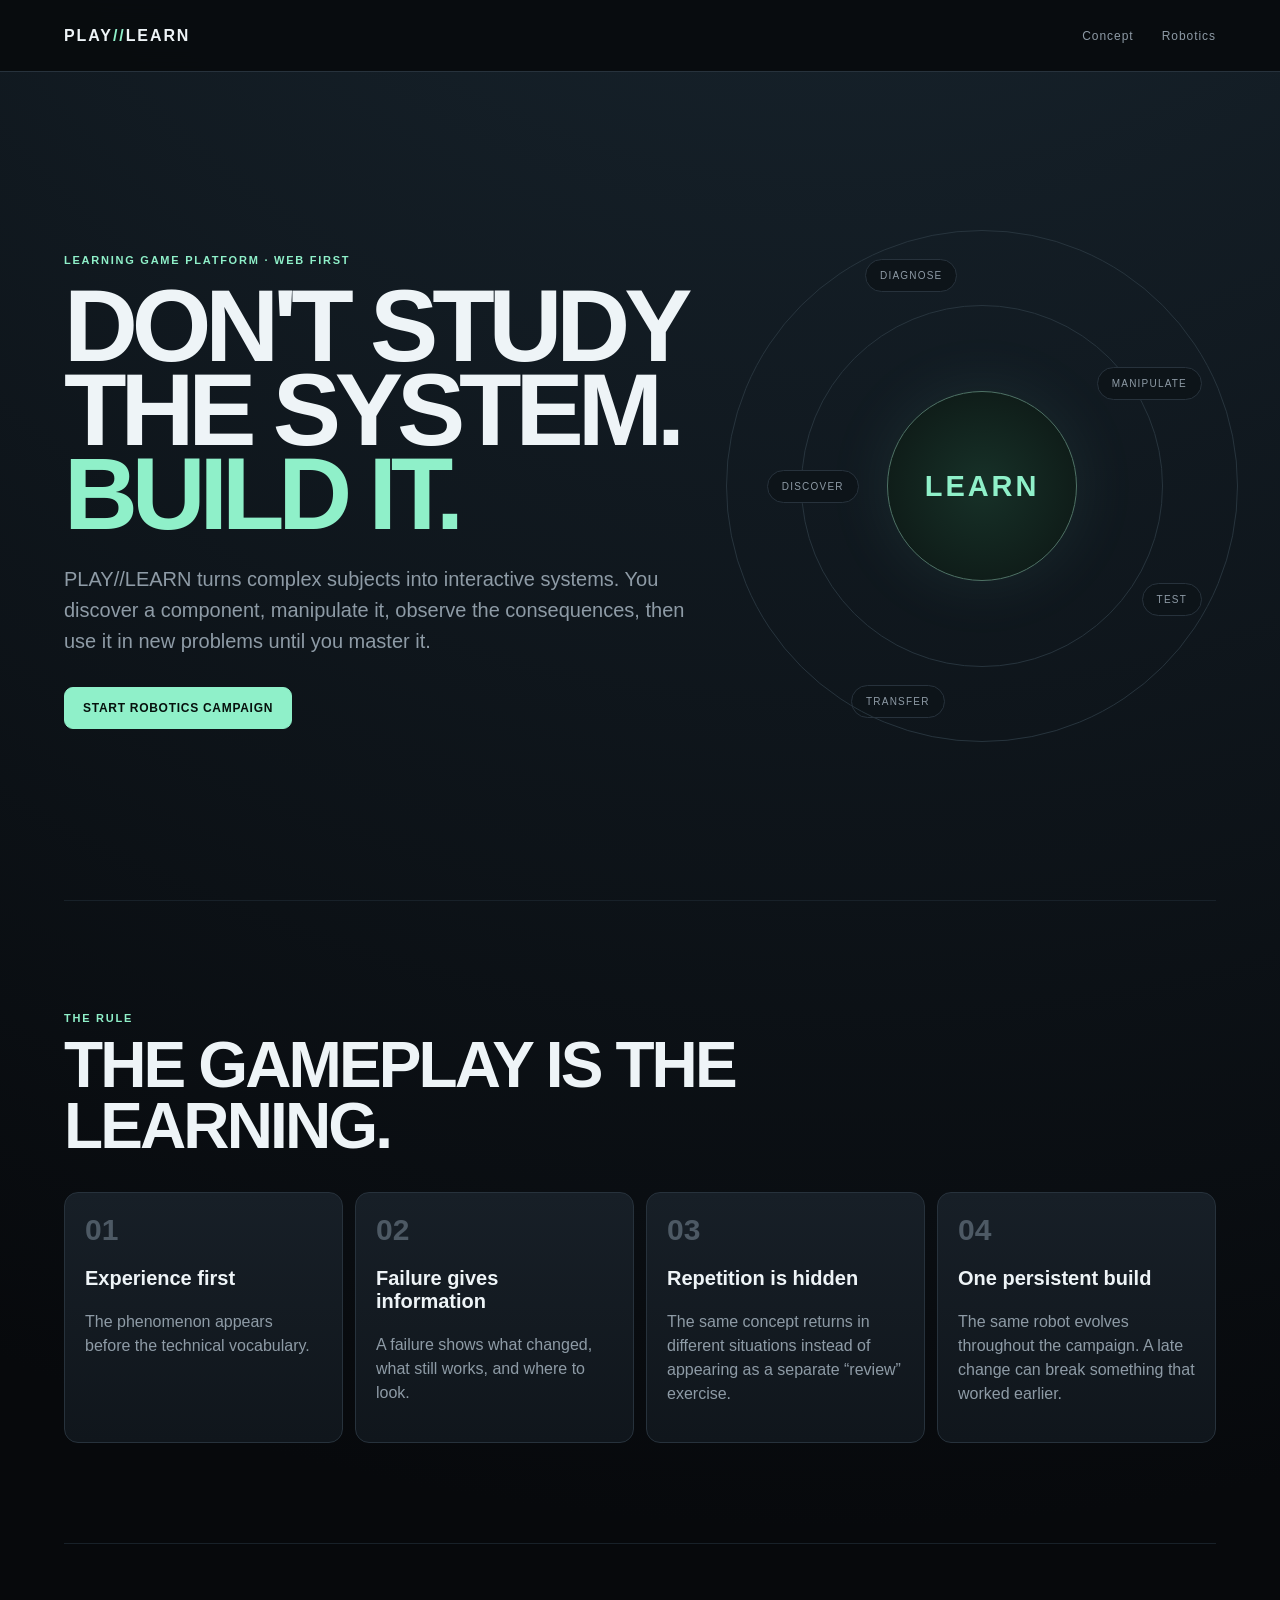
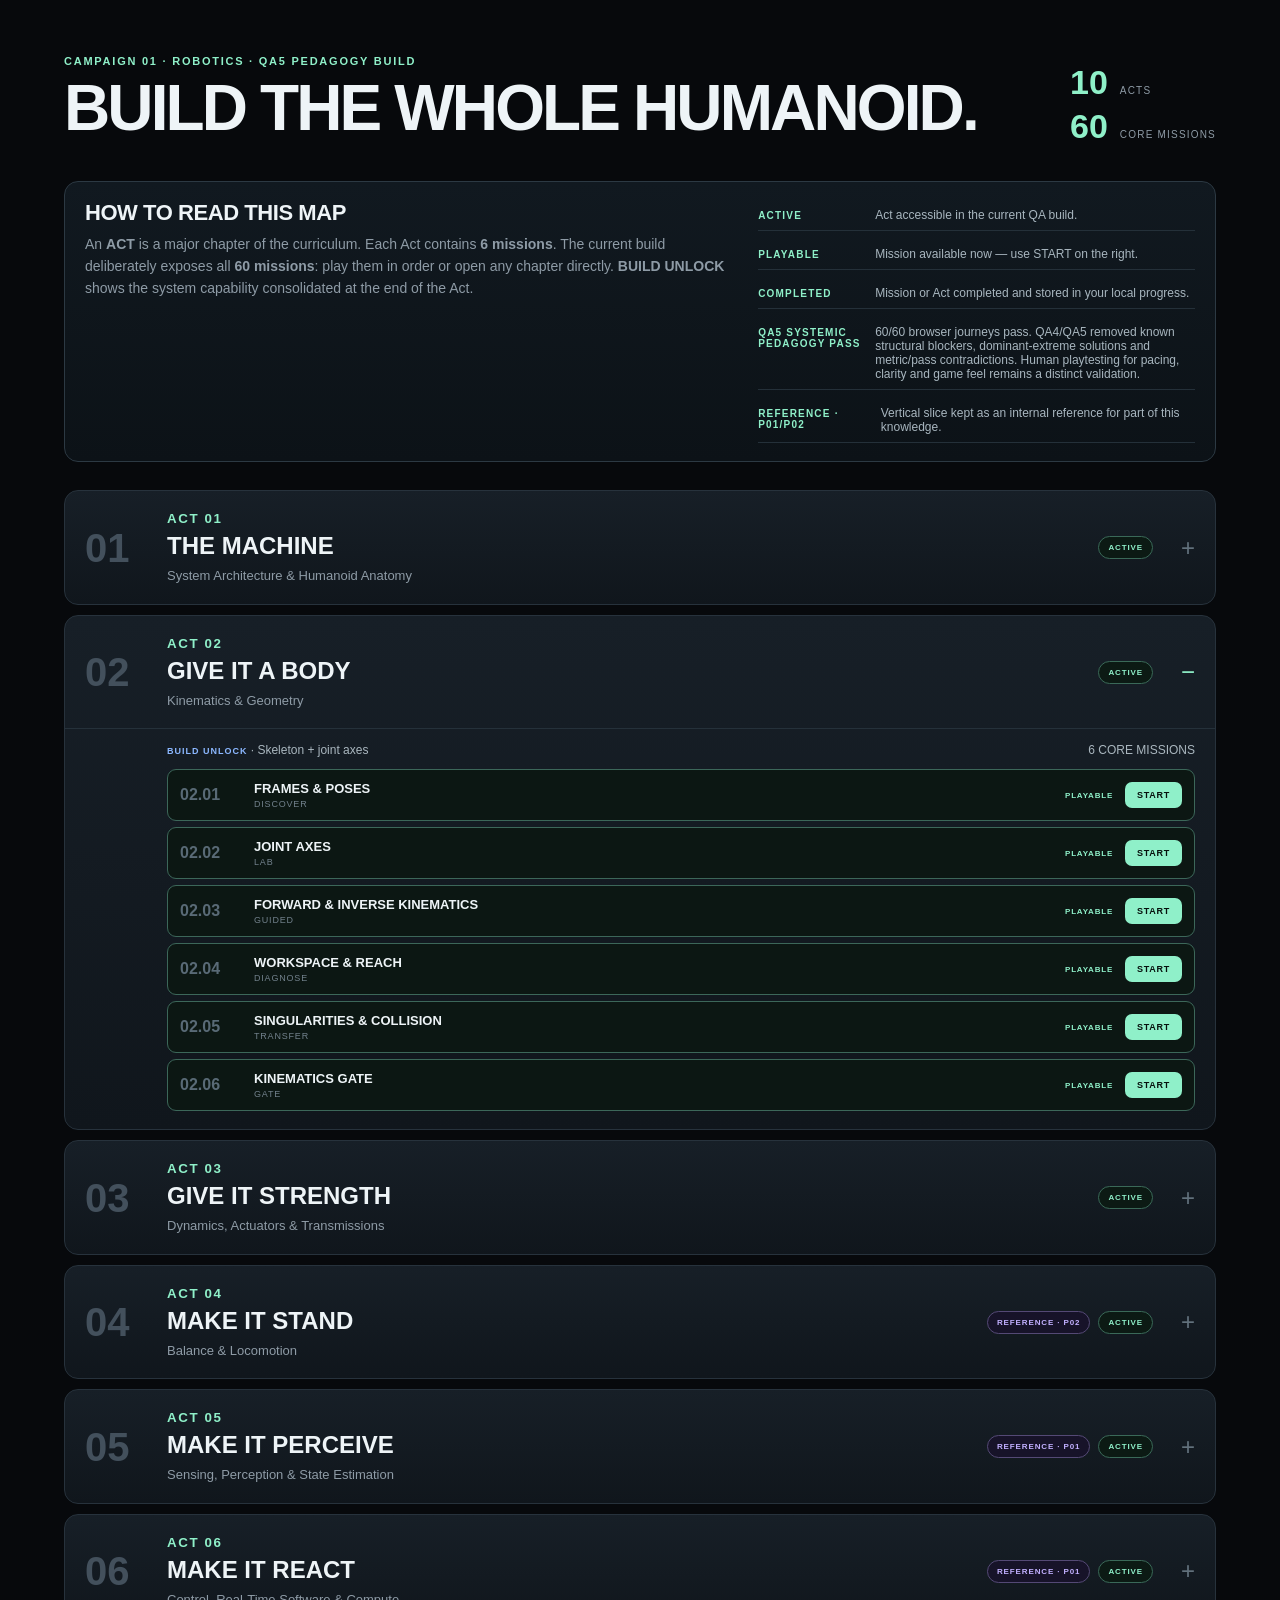
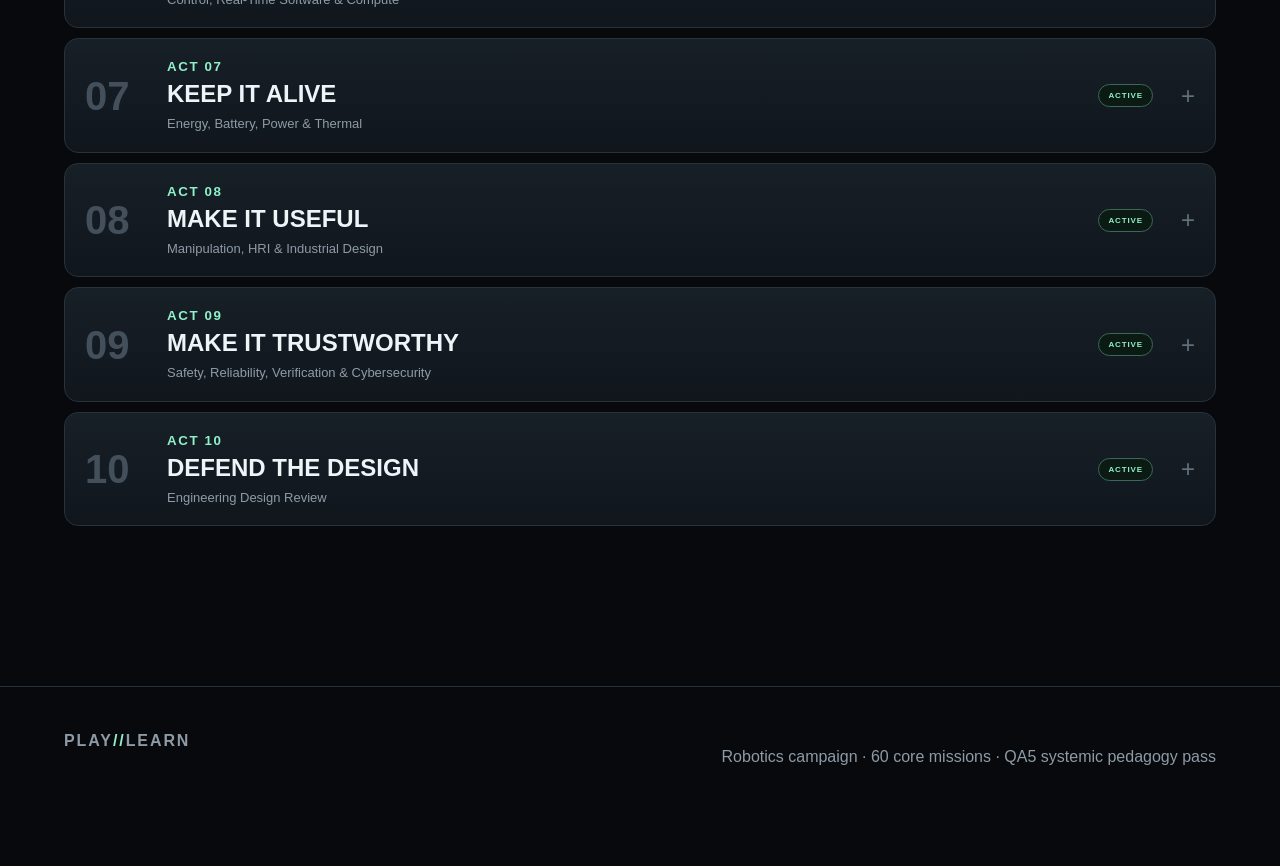
<file: index.html>
<!doctype html>
<html lang="en">
<head>
<meta charset="utf-8">
<meta name="viewport" content="width=device-width,initial-scale=1">
<meta name="description" content="PLAY//LEARN — learn complex systems by manipulating them. First campaign: Robotics.">
<title>PLAY//LEARN — Learn by Building</title>
<link rel="stylesheet" href="./assets/css/main.css?v=campaign-0101-20260810">
<link rel="stylesheet" href="./assets/css/home-missions.css?v=campaign-0101-20260810">
<link rel="stylesheet" href="./assets/css/campaign-map.css?v=campaign-0106-20260811">
</head>
<body>
<header class="nav"><a class="brand" href="./">PLAY<span>//</span>LEARN</a><nav><a href="#concept">Concept</a><a href="#campaign">Robotics</a></nav></header>
<main>
<section class="hero"><div class="hero-copy"><p class="kicker">LEARNING GAME PLATFORM · WEB FIRST</p><h1>DON'T STUDY<br>THE SYSTEM.<br><em>BUILD IT.</em></h1><p class="lead">PLAY//LEARN turns complex subjects into interactive systems. You discover a component, manipulate it, observe the consequences, then use it in new problems until you master it.</p><div class="cta-row"><a class="button primary" href="#campaign">START ROBOTICS CAMPAIGN</a></div></div><div class="hero-system" aria-label="System learning loop"><div class="system-core">LEARN</div><div class="orbit o1">DISCOVER</div><div class="orbit o2">MANIPULATE</div><div class="orbit o3">TEST</div><div class="orbit o4">DIAGNOSE</div><div class="orbit o5">TRANSFER</div></div></section>
<section id="concept" class="section"><div class="section-head"><p class="kicker">THE RULE</p><h2>THE GAMEPLAY IS THE LEARNING.</h2></div><div class="principles"><article><strong>01</strong><h3>Experience first</h3><p>The phenomenon appears before the technical vocabulary.</p></article><article><strong>02</strong><h3>Failure gives information</h3><p>A failure shows what changed, what still works, and where to look.</p></article><article><strong>03</strong><h3>Repetition is hidden</h3><p>The same concept returns in different situations instead of appearing as a separate “review” exercise.</p></article><article><strong>04</strong><h3>One persistent build</h3><p>The same robot evolves throughout the campaign. A late change can break something that worked earlier.</p></article></div></section>
<section id="campaign" class="section"><div class="section-head campaign-head"><div><p class="kicker">CAMPAIGN 01 · ROBOTICS · QA5 PEDAGOGY BUILD</p><h2>BUILD THE WHOLE HUMANOID.</h2></div><div class="campaign-stat"><b>10</b><span>ACTS</span><b>60</b><span>CORE MISSIONS</span></div></div><div class="campaign-explainer"><div><h3>HOW TO READ THIS MAP</h3><p>An <strong>ACT</strong> is a major chapter of the curriculum. Each Act contains <strong>6 missions</strong>. The current build deliberately exposes all <strong>60 missions</strong>: play them in order or open any chapter directly. <strong>BUILD UNLOCK</strong> shows the system capability consolidated at the end of the Act.</p></div><div class="campaign-key"><div><b>ACTIVE</b><span>Act accessible in the current QA build.</span></div><div><b>PLAYABLE</b><span>Mission available now — use START on the right.</span></div><div><b>COMPLETED</b><span>Mission or Act completed and stored in your local progress.</span></div><div><b>QA5 SYSTEMIC PEDAGOGY PASS</b><span>60/60 browser journeys pass. QA4/QA5 removed known structural blockers, dominant-extreme solutions and metric/pass contradictions. Human playtesting for pacing, clarity and game feel remains a distinct validation.</span></div><div><b>REFERENCE · P01/P02</b><span>Vertical slice kept as an internal reference for part of this knowledge.</span></div></div></div><div id="acts" class="acts" aria-live="polite"></div></section>
</main>
<footer><div class="brand">PLAY<span>//</span>LEARN</div><p>Robotics campaign · 60 core missions · QA5 systemic pedagogy pass</p></footer>
<script src="./assets/js/main.js?v=campaign-qa5-20260812"></script>
</body>
</html>
</file>
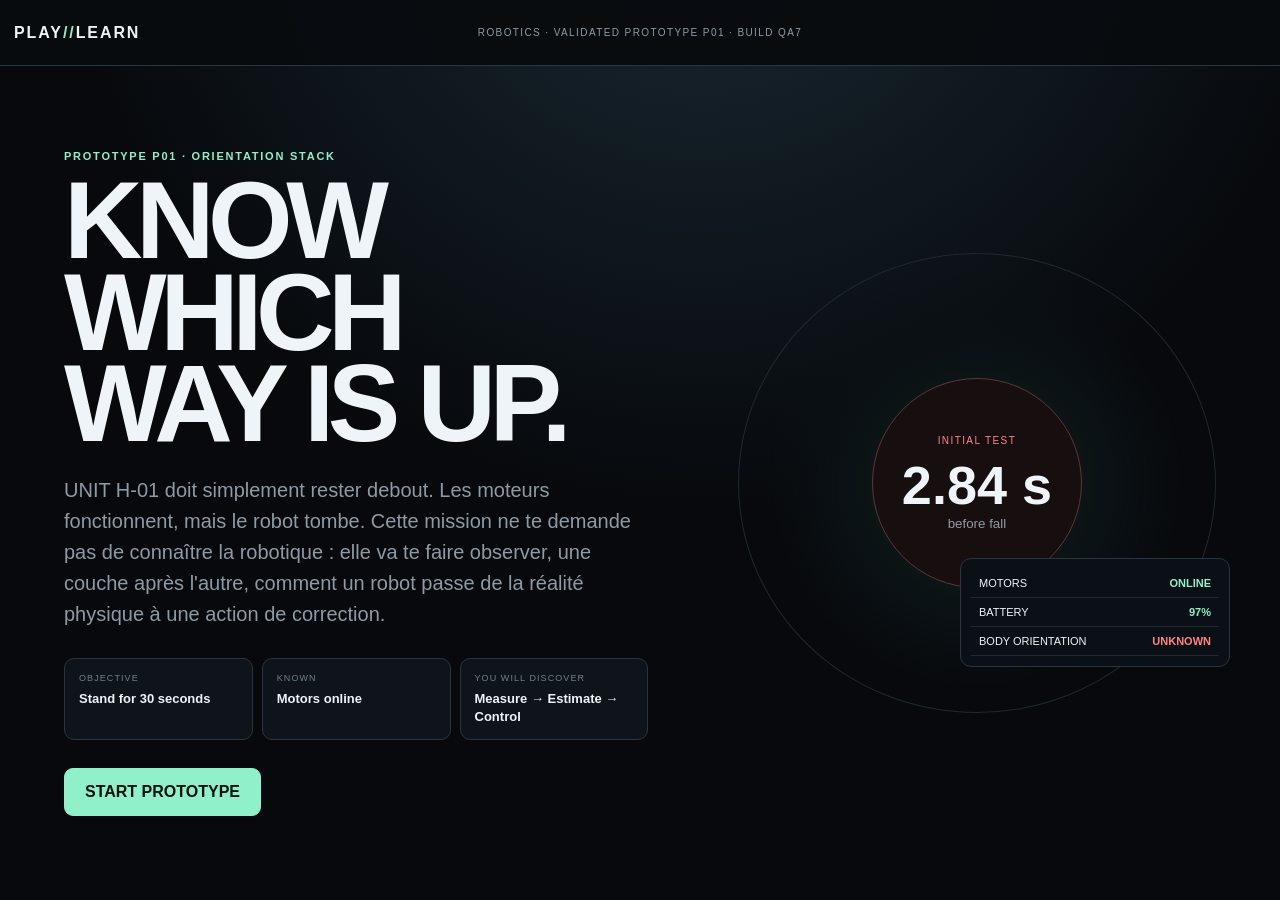
<file: lab/index.html>
<!doctype html>
<html lang="fr">
<head>
<meta charset="utf-8">
<meta name="viewport" content="width=device-width,initial-scale=1">
<meta name="description" content="PLAY//LEARN Robotics Mission 01 — Know Which Way Is Up">
<title>PLAY//LEARN — Mission 01</title>
<link rel="stylesheet" href="../assets/css/lab-v005.css?v=qa6-20260810">
<link rel="stylesheet" href="../assets/css/mission-m01-qa6.css?v=qa6-20260810">
<link rel="stylesheet" href="../assets/css/mission-m01-qa7.css?v=qa7-20260810">
</head>
<body>
<header class="topbar">
  <div class="topbar-inner">
    <a href="../" class="brand">PLAY<span>//</span>LEARN</a>
    <div class="mission-id">ROBOTICS · ACT 01 · MISSION 01 · BUILD QA7</div>
    <div class="topbar-spacer" aria-hidden="true"></div>
  </div>
</header>

<main>
<section id="intro" class="intro">
  <div class="intro-copy">
    <div class="kicker">RBT-01 · SYSTEM ARCHITECTURE</div>
    <h1>KNOW WHICH<br>WAY IS UP.</h1>
    <p class="lead">UNIT H-01 doit simplement rester debout. Les moteurs fonctionnent, mais le robot tombe. Cette mission ne te demande pas de connaître la robotique : elle va te faire observer, une couche après l'autre, comment un robot passe de la réalité physique à une action de correction.</p>
    <div class="brief">
      <div><span>OBJECTIVE</span><b>Stand for 30 seconds</b></div>
      <div><span>KNOWN</span><b>Motors online</b></div>
      <div><span>YOU WILL DISCOVER</span><b>Measure → Estimate → Control</b></div>
    </div>
    <button id="startBtn" type="button" class="primary big">START MISSION</button>
  </div>
  <div class="intro-visual">
    <div class="failure-card">
      <span>INITIAL TEST</span>
      <strong>2.84 s</strong>
      <small>before fall</small>
    </div>
    <div class="signal-stack">
      <div><span>MOTORS</span><b class="ok">ONLINE</b></div>
      <div><span>BATTERY</span><b class="ok">97%</b></div>
      <div><span>BODY ORIENTATION</span><b class="bad">UNKNOWN</b></div>
    </div>
  </div>
</section>

<section id="game" class="game hidden">
  <aside class="left panel">
    <div class="phase-block">
      <div class="kicker">LEARNING LOOP</div>
      <div id="phaseName" class="phase-name">HOOK</div>
      <div id="phaseGoal" class="phase-goal"></div>
      <div class="progress"><div id="progressFill"></div></div>
      <div id="phaseCount" class="phase-count">01 / 08</div>
    </div>

    <div id="instruction" class="instruction"></div>

    <div id="investigation" class="investigation">
      <div class="investigation-label">WHAT TO DO</div>
      <div id="investigationAction" class="investigation-question"></div>
      <div class="evidence-label">WHAT TO WATCH</div>
      <div id="watchList" class="watch-list"></div>
    </div>

    <div class="tool-section">
      <div class="section-label">LIVE CONTROLS</div>
      <div id="imuPowerControl" class="control-row locked">
        <label>IMU power</label>
        <button id="imuPower" type="button" class="toggle on">ONLINE</button>
      </div>
      <div id="sensorDelayControl" class="range-control locked">
        <label><span>Sensor data age</span><b id="delayValue">85 ms</b></label>
        <input id="sensorDelay" type="range" min="5" max="120" value="85">
      </div>
      <div id="controlDelayControl" class="range-control locked">
        <label><span>Control latency</span><b id="controlDelayValue">18 ms</b></label>
        <input id="controlDelay" type="range" min="5" max="90" value="18">
      </div>
    </div>
  </aside>

  <section class="center panel">
    <div class="stage-head">
      <div class="stage-title">
        <div class="kicker">PHYSICAL SYSTEM</div>
        <h2>H-01 Systems Lab</h2>
      </div>
      <div class="stage-actions">
        <button id="coachBtn" type="button" class="secondary utility-btn">ASK COACH</button>
        <button id="resetBtn" type="button" class="secondary utility-btn">RESET</button>
        <button id="runTestBtn" type="button" class="secondary run-btn">▶ RUN INITIAL TEST</button>
      </div>
    </div>

    <div id="stage" class="stage">
      <div class="floor"></div><div class="balance-zone"></div>
      <div id="robot" class="robot">
        <div class="head"><div class="eye"></div></div><div class="neck"></div>
        <div class="torso"><div class="imu-module" id="imuModule">IMU</div><div class="compute-module">CPU</div></div>
        <div class="arm left"></div><div class="arm right"></div>
        <div class="leg left"><div class="foot"></div></div><div class="leg right"><div class="foot"></div></div>
        <div id="grab-label" class="grab-label hidden">DRAG BODY LEFT ↔ RIGHT</div>
      </div>
      <div class="angle-guide"><span>-20°</span><span>0°</span><span>+20°</span></div>
      <div id="failureStamp" class="failure-stamp hidden">FALL</div>
    </div>

    <div class="signals">
      <div id="physicalSignal" class="signal">
        <span>PHYSICAL REALITY · BODY ANGLE</span>
        <b id="actualAngle">0.0°</b>
        <small class="signal-explain">What the body is actually doing</small>
        <div class="signalbar"><i id="actualBar"></i></div>
      </div>
      <div id="measurementSignal" class="signal">
        <span>MEASUREMENT · IMU RAW</span>
        <b id="imuAngle">0.0°</b>
        <small class="signal-explain">What the sensor reports</small>
        <div class="signalbar"><i id="imuBar"></i></div>
      </div>
      <div id="estimateSignal" class="signal">
        <span>ESTIMATE · USABLE BODY STATE</span>
        <b id="estimatedAngle">UNKNOWN</b>
        <small class="signal-explain">What control can actually use</small>
        <div class="signalbar"><i id="estimateBar"></i></div>
      </div>
    </div>

    <div id="resultBox" class="result neutral">
      <strong>READY</strong>
      <span>Run the failure once. We will inspect one layer at a time.</span>
    </div>

    <div id="lessonCard" class="lesson-card hidden">
      <div class="lesson-column">
        <span>WHAT YOU JUST SAW</span>
        <b id="lessonObservation"></b>
      </div>
      <div class="lesson-arrow">→</div>
      <div class="lesson-column">
        <span>WHY IT MATTERS</span>
        <b id="lessonMeaning"></b>
      </div>
      <button id="lessonContinue" type="button" class="secondary lesson-continue" disabled>CONTINUE</button>
    </div>
  </section>

  <aside class="right panel">
    <div class="kicker">SYSTEM FLOW</div>
    <h2>Reality → Measure → Estimate → Act</h2>
    <p class="micro">Chaque bloc a un rôle différent. Une panne peut laisser certains blocs parfaitement sains.</p>

    <div id="flow" class="flow">
      <div id="imuNode" class="node" data-node="imu">
        <span>SENSOR</span><b>IMU</b>
        <em>MEASURES BODY MOTION</em>
        <small id="imuNodeState">RAW DATA OK</small>
      </div>

      <div class="link broken" id="imuLink" role="button" tabindex="0" aria-label="Broken data link between IMU and State Estimator">
        <div class="wire"></div>
        <div id="breakMarker" class="break-marker">BROKEN DATA LINK</div>
      </div>

      <div id="estimatorNode" class="node" data-node="estimator">
        <span>ESTIMATION</span><b>STATE ESTIMATOR</b>
        <em>BUILDS A USABLE BODY STATE</em>
        <small id="estNodeState">NO INPUT</small>
      </div>
      <div class="link fixed"><div class="wire"></div></div>

      <div id="controlNode" class="node" data-node="control">
        <span>CONTROL</span><b>BALANCE CTRL</b>
        <em>DECIDES THE CORRECTION</em>
        <small id="controlNodeState">WAITING FOR STATE</small>
      </div>
      <div class="link fixed"><div class="wire"></div></div>

      <div id="motorsNode" class="node" data-node="motors">
        <span>PHYSICAL PLANT</span><b>LEG MOTORS</b>
        <em>APPLY FORCE TO THE BODY</em>
        <small class="ok">ONLINE</small>
      </div>
    </div>

    <div class="diagnostics">
      <div class="section-label">DIAGNOSTICS</div>
      <div class="metric"><span>State confidence</span><b id="stateConfidence">0%</b></div>
      <div class="metric"><span>Control response</span><b id="controlResponse">92%</b></div>
      <div class="metric"><span>Balance margin</span><b id="balanceMargin">18%</b></div>
    </div>

    <div class="log-wrap">
      <div class="section-label">SYSTEM LOG</div>
      <pre id="systemLog">SYSTEM BOOT
MOTORS ........ ONLINE
IMU ........... ONLINE
STATE ......... UNAVAILABLE</pre>
    </div>
  </aside>
</section>

<div id="coachPanel" class="coach-panel hidden">
  <div class="coach-head">
    <div><span>PLAY//LEARN COACH</span><b>Contextual hint</b></div>
    <button id="closeCoach" type="button" class="ghost">×</button>
  </div>
  <p id="coachText"></p>
</div>

<div id="conceptReveal" class="modal hidden">
  <div class="modal-card">
    <div class="kicker">YOU HAVE NOW BUILT THE MODEL</div>
    <h2>MEASURE ≠ ESTIMATE ≠ CONTROL</h2>
    <p id="conceptText"></p>
    <div class="concept-chain">PHYSICAL STATE <span>→</span> MEASUREMENT <span>→</span> ESTIMATE <span>→</span> CONTROL <span>→</span> ACTION</div>
    <button id="conceptContinue" type="button" class="primary">TEST THE WHOLE CHAIN</button>
  </div>
</div>

<div id="completeModal" class="modal hidden">
  <div class="modal-card complete-card">
    <div class="kicker">MISSION COMPLETE</div>
    <h2>ORIENTATION STACK INSTALLED.</h2>
    <p>Tu as observé la différence entre réalité physique, mesure, estimation et contrôle — puis tu as diagnostiqué une deuxième panne sans répéter automatiquement la première solution.</p>
    <div class="mastery">
      <div><span>IMU</span><b>EXPLORED</b></div>
      <div><span>STATE ESTIMATION</span><b>APPLIED</b></div>
      <div><span>CONTROL</span><b>DIAGNOSED</b></div>
    </div>
    <div class="unlock-card"><span>PERSISTENT ROBOT UNLOCK</span><b>ORIENTATION STACK</b></div>
    <div class="complete-actions">
      <a href="../#campaign" class="secondary buttonlink">CAMPAIGN</a>
      <a href="./mission-02.html" class="primary buttonlink">NEXT MISSION →</a>
    </div>
  </div>
</div>

<script src="../assets/js/lab-m01-qa6.js?v=qa6-20260810"></script>
<script src="../assets/js/lab-m01-qa7.js?v=qa7-20260810"></script>
</body>
</html>
</file>
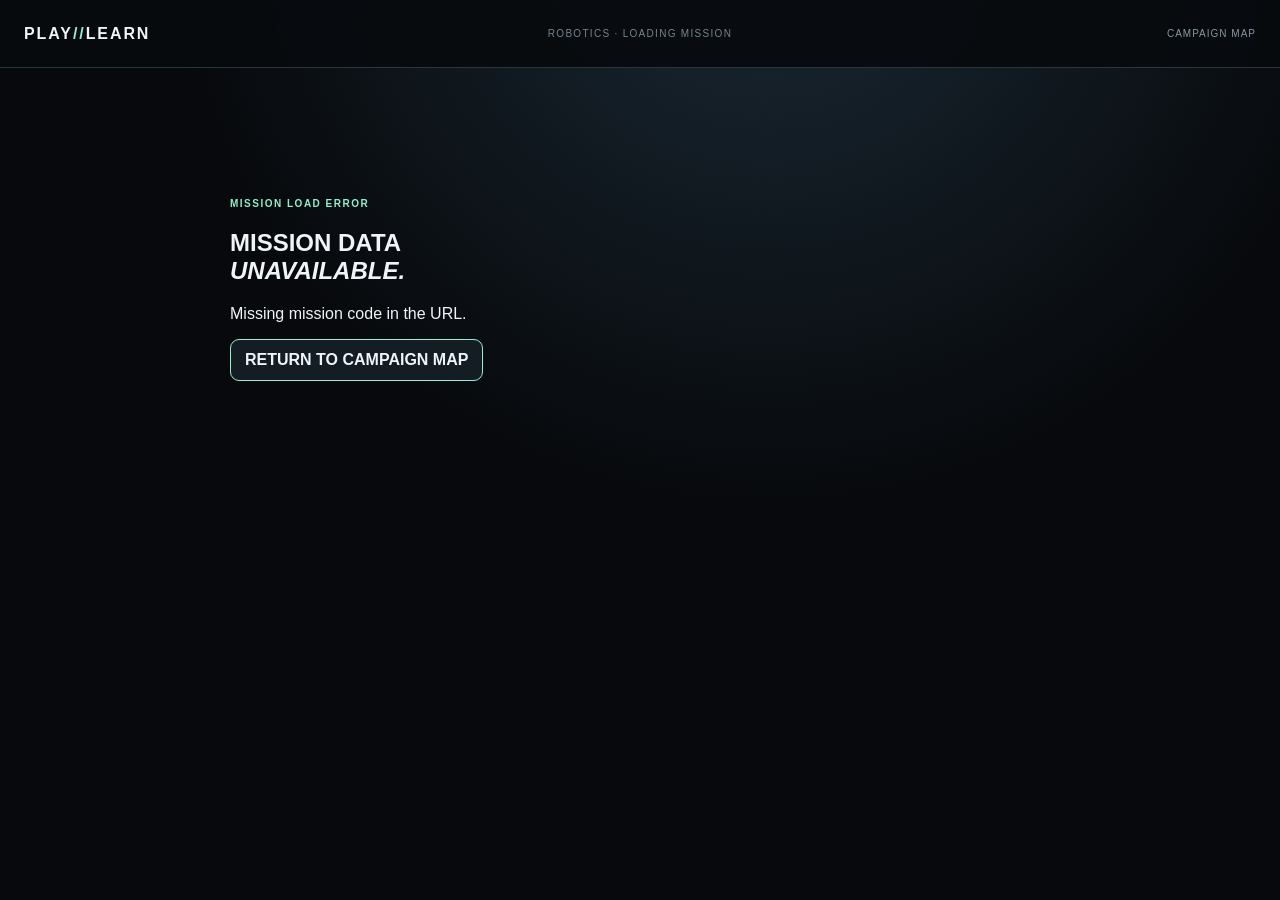
<file: campaign/mission.html>
<!doctype html>
<html lang="en"><head><meta charset="utf-8"><meta name="viewport" content="width=device-width,initial-scale=1"><meta name="description" content="PLAY//LEARN Robotics — interactive campaign mission"><title>PLAY//LEARN — Robotics Mission</title><link rel="stylesheet" href="../assets/css/a01m01-system-layers.css?v=1-20260811"><link rel="stylesheet" href="../assets/css/mission-batch.css?v=qa2-20260811"><link rel="stylesheet" href="../assets/css/mission-visuals-qa2.css?v=qa2b-20260811"><link rel="stylesheet" href="../assets/css/completion-inline.css?v=completion1-20260812"><style>.sim-visual>.viz-bar,.sim-visual>.viz-pair,.sim-visual>.viz-chips{position:relative;z-index:6;margin-left:24px;margin-right:24px;transform:translateY(58px)}.sim-visual>.viz-bar{margin-bottom:9px}.sim-visual>.viz-chips{margin-top:10px}</style></head><body>
<header class="topbar"><a class="brand" href="../">PLAY<span>//</span>LEARN</a><div id="missionId" class="mission-id">ROBOTICS · LOADING MISSION</div><a class="map-link" href="../#campaign">CAMPAIGN MAP</a></header><main>
<section id="loadError" class="batch-error hidden"><p class="kicker">MISSION LOAD ERROR</p><h1>MISSION DATA<br><em>UNAVAILABLE.</em></h1><p id="loadErrorText"></p><a class="primary linkbtn" href="../#campaign">RETURN TO CAMPAIGN MAP</a></section>
<section id="intro" class="intro batch-intro hidden"><div><p id="introKicker" class="kicker"></p><h1 id="introTitle"></h1><p id="introLead" class="lead"></p><div class="brief"><div><span>MISSION TYPE</span><b id="introType"></b></div><div><span>MODEL</span><b>Interactive educational simulation</b></div><div><span>RULE</span><b>World ≠ controls · observe → decide → prove</b></div></div><button id="startBtn" class="primary big" type="button">START MISSION</button></div><div id="introVisual" class="batch-preview" aria-hidden="true"></div></section>
<section id="game" class="game batch-game hidden"><aside class="panel left-panel"><p class="kicker">MISSION LOOP</p><h2 id="phaseName">EXPLORE</h2><p id="phaseGoal" class="phase-goal"></p><div class="progress"><i id="progressFill"></i></div><div id="phaseCount" class="phase-count">01 / 03</div><div class="instruction"><span>WHAT TO DO</span><b id="actionText"></b></div><div class="watch"><span>WHAT TO WATCH</span><div id="watchList"></div></div><div class="source-note"><span>LEARNING RULE</span><b>Evidence before vocabulary</b><p>WORLD / EVIDENCE is imposed by the scenario. YOUR CONTROLS contains only decisions that are actually under your authority. The numbers remain simplified educational models.</p></div></aside>
<section class="panel center-panel"><div class="stage-head"><div><p id="stageKicker" class="kicker">ENGINEERING BENCH</p><h2 id="stageTitle"></h2></div><div class="stage-actions"><button id="coachBtn" class="secondary" type="button">ASK COACH</button><button id="resetBtn" class="secondary" type="button">RESET</button></div></div><div id="scenarioCard" class="scenario-card"><span>SCENARIO</span><b id="scenarioText"></b></div><div class="evidence-bank"><div class="panel-label">WORLD / EVIDENCE · READ ONLY</div><div id="conditions"></div></div><div class="batch-layout"><div class="control-bank"><div class="panel-label">YOUR CONTROLS · DECISIONS</div><div id="controls"></div></div><div class="sim-column"><div id="simVisual" class="sim-visual" aria-label="Interactive engineering visualization"></div><div id="goalCard" class="goal-card"><span>CURRENT OBJECTIVE</span><b id="goalText"></b><small id="goalStatus">Explore the variables first.</small></div></div></div><div class="metric-strip" id="metrics"></div><div class="center-actions"><button id="mainAction" class="primary" type="button" disabled>EXPLORE ALL DECISIONS</button></div><div id="result" class="result neutral"><b>READY</b><span>Manipulate only YOUR CONTROLS and watch the evidence respond.</span></div><div id="reflection" class="reflection hidden"><div><span>WHAT YOU PROVED</span><b id="reflectionSaw"></b></div><div><span>WHY IT MATTERS</span><b id="reflectionWhy"></b></div><button id="reflectionContinue" class="secondary" type="button">CONTINUE</button></div></section>
<aside class="panel right-panel"><p class="kicker">CONCEPT MODEL</p><h2 id="conceptTitle"></h2><p id="conceptText" class="concept-copy"></p><div id="gateCases" class="gate-cases hidden"></div><div class="evidence-summary"><span>EXPLORATION</span><b id="exploreCount">0 / 0 decisions explored</b><div id="exploreList"></div></div><div class="translation-box"><span>ACTIVE CONDITION</span><p id="conditionText">Nominal configuration.</p></div><div class="log-wrap"><span>LIVE MODEL</span><pre id="log">MISSION .......... READY
MODEL ............ EDUCATIONAL
EVIDENCE ......... LIVE</pre></div></aside></section></main>
<div id="completeModal" class="modal hidden"><div class="modal-card"><p id="completeKicker" class="kicker">MISSION COMPLETE</p><h2 id="completeTitle"></h2><p id="completeText"></p><div class="unlock"><span>PERSISTENT BUILD</span><b id="completeUnlock">KNOWLEDGE INSTALLED</b></div><div class="complete-actions"><a class="secondary linkbtn" href="../#campaign">RETURN TO CAMPAIGN MAP</a><button id="replayBtn" class="primary" type="button">REPLAY</button></div></div></div><div id="coachPanel" class="coach hidden"><div><span>COACH</span><button id="closeCoach" type="button">×</button></div><p id="coachText"></p></div>
<script src="../assets/js/mission-batch-visuals-qa2.js?v=qa2b-20260811"></script>
<script src="../assets/js/qa3/mission-qa3-patch-core.js?v=qa3-20260812"></script>
<script src="../assets/js/qa3/mission-qa3-act02.js?v=qa3-20260812"></script><script src="../assets/js/qa3/mission-qa3-act03.js?v=qa4-20260812"></script><script src="../assets/js/qa3/mission-qa3-act04.js?v=qa4-20260812"></script><script src="../assets/js/qa3/mission-qa3-act05.js?v=qa4-20260812"></script><script src="../assets/js/qa3/mission-qa3-act06.js?v=qa4-20260812"></script><script src="../assets/js/qa3/mission-qa3-act07.js?v=qa4-20260812"></script><script src="../assets/js/qa3/mission-qa3-act08.js?v=qa3-20260812"></script><script src="../assets/js/qa3/mission-qa3-act09.js?v=qa4-20260812"></script><script src="../assets/js/qa3/mission-qa3-act10.js?v=qa4-20260812"></script>
<script src="../assets/js/qa5/mission-qa5-reworks.js?v=qa5-20260812"></script><script src="../assets/js/qa5/mission-qa5-hotfix-1.js?v=qa5b-20260812"></script><script src="../assets/js/qa5/mission-qa5-hotfix-2.js?v=qa5c-20260812"></script><script src="../assets/js/qa5/mission-qa5-hotfix-3.js?v=qa5d-20260812"></script>
<script src="../assets/js/qa3/mission-qa3-visuals.js?v=qa3-20260812"></script><script src="../assets/js/qa3/mission-qa3-visuals-final.js?v=qa3-final-20260812"></script><script src="../assets/js/qa4/mission-qa4-visuals.js?v=qa4-20260812"></script><script src="../assets/js/qa5/mission-qa5-visuals.js?v=qa5-20260812"></script><script src="../assets/js/qa5/mission-qa5-visuals-final.js?v=qa5d-20260812"></script>
<script src="../assets/js/mission-batch-engine.js?v=qa5d-20260812"></script><script src="../assets/js/qa5/mission-qa5-runtime.js?v=qa5-20260812"></script><script src="../assets/js/slider-drag-hotfix.js?v=drag1-20260811"></script><script src="../assets/js/completion-inline.js?v=completion1-20260812"></script></body></html>
</file>
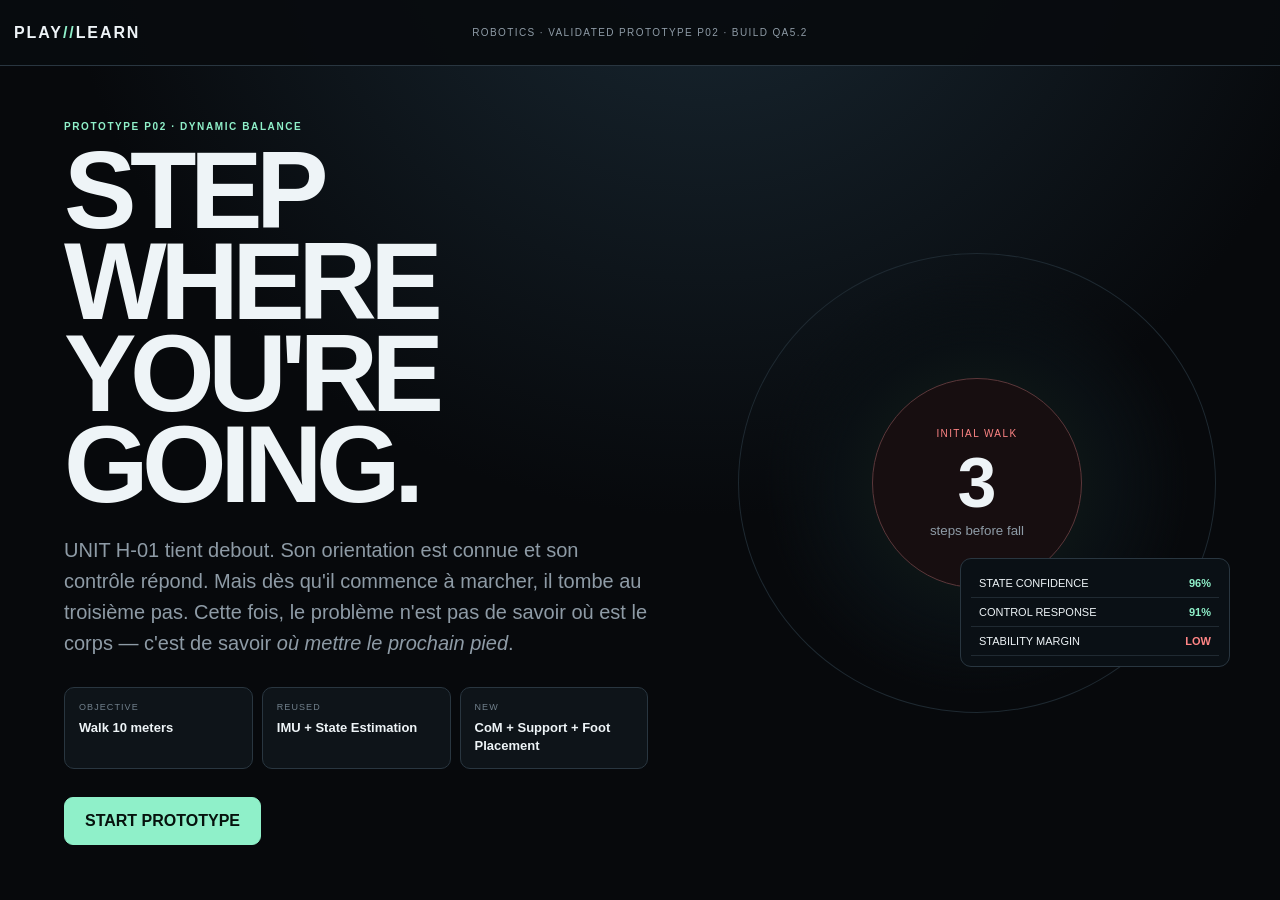
<file: lab/mission-02.html>
<!doctype html>
<html lang="fr">
<head>
<meta charset="utf-8">
<meta name="viewport" content="width=device-width,initial-scale=1">
<meta name="description" content="PLAY//LEARN Robotics Mission 02 — Step Where You're Going">
<title>PLAY//LEARN — Mission 02</title>
<link rel="stylesheet" href="../assets/css/lab-v006-m02.css?v=qa5-20260810">
<link rel="stylesheet" href="../assets/css/mission-qa5.css?v=qa5-20260810">
</head>
<body>
<header class="topbar">
  <div class="topbar-inner">
    <a href="../" class="brand">PLAY<span>//</span>LEARN</a>
    <div class="mission-id">ROBOTICS · ACT 01 · MISSION 02 · BUILD QA5.1</div>
    <div class="topbar-spacer" aria-hidden="true"></div>
  </div>
</header>

<main>
<section id="intro" class="intro">
  <div class="intro-copy">
    <div class="kicker">RBT-02 · BALANCE & FOOT PLACEMENT</div>
    <h1>STEP WHERE<br>YOU'RE GOING.</h1>
    <p class="lead">UNIT H-01 tient debout. Son orientation est connue et son contrôle répond. Mais dès qu'il commence à marcher, il tombe au troisième pas. Cette fois, le problème n'est pas de savoir où est le corps — c'est de savoir <em>où mettre le prochain pied</em>.</p>
    <div class="brief">
      <div><span>OBJECTIVE</span><b>Walk 10 meters</b></div>
      <div><span>REUSED</span><b>IMU + State Estimation</b></div>
      <div><span>NEW</span><b>CoM + Support + Foot Placement</b></div>
    </div>
    <button id="startBtn" type="button" class="primary big">START MISSION</button>
  </div>
  <div class="intro-visual">
    <div class="failure-card"><span>INITIAL WALK</span><strong>3</strong><small>steps before fall</small></div>
    <div class="signal-stack"><div><span>STATE CONFIDENCE</span><b class="ok">96%</b></div><div><span>CONTROL RESPONSE</span><b class="ok">91%</b></div><div><span>STABILITY MARGIN</span><b class="bad">LOW</b></div></div>
  </div>
</section>

<section id="game" class="game hidden">
  <aside class="left panel">
    <div class="phase-block"><div class="kicker">LEARNING LOOP</div><div id="phaseName" class="phase-name">HOOK</div><div id="phaseGoal" class="phase-goal"></div><div class="progress"><div id="progressFill"></div></div><div id="phaseCount" class="phase-count">01 / 08</div></div>
    <div id="instruction" class="instruction"></div>
    <div class="tool-section">
      <div class="section-label">LIVE CONTROLS</div>
      <div id="torsoControl" class="range-control locked"><label><span>Body lean</span><b id="leanValue">0 cm</b></label><input id="bodyLean" type="range" min="-24" max="24" value="0"></div>
      <div id="speedControl" class="range-control locked"><label><span>Forward speed</span><b id="speedValue">0.6 m/s</b></label><input id="speed" type="range" min="20" max="140" value="60"></div>
      <div id="payloadControl" class="range-control locked"><label><span>Payload offset</span><b id="payloadValue">0 cm</b></label><input id="payload" type="range" min="-20" max="28" value="0"></div>
    </div>
    <div class="memory-card"><span>MEMORY ENGINE</span><b>IMU + STATE ESTIMATION</b><p>Ils reviennent ici comme systèmes sains. Le jeu vérifie que tu ne les accuses pas automatiquement.</p></div>
    <button id="continueBtn" class="primary wide hidden" disabled>CONTINUE</button>
  </aside>

  <section class="center panel">
    <div class="stage-head">
      <div class="stage-title"><div class="kicker">PHYSICAL SYSTEM</div><h2>Dynamic Balance Lab</h2></div>
      <div class="stage-actions"><button id="coachBtn" class="secondary utility-btn">ASK COACH</button><button id="resetBtn" class="secondary utility-btn">RESET</button><button id="runTestBtn" class="secondary run-btn">▶ RUN WALK TEST</button></div>
    </div>
    <div id="stage" class="stage">
      <div class="floor"></div><div id="supportArea" class="support-area"></div><div id="captureArea" class="capture-area"><span>RECOVERY ZONE</span></div>
      <div id="comProjection" class="com-projection"><i></i><span>CoM</span></div>
      <div id="robot" class="robot">
        <div class="head"><div class="eye"></div></div><div class="neck"></div>
        <div class="torso"><div class="imu-module">IMU</div><div class="compute-module">CPU</div><div id="payloadBlock" class="payload-block hidden">LOAD</div></div>
        <div class="arm left"></div><div class="arm right"></div>
        <div class="leg left"><div class="shin"></div><div class="foot stance" id="stanceFoot">STANCE</div></div>
        <div class="leg right swing" id="swingLeg"><div class="shin"></div><div class="foot swing-foot" id="swingFoot">DRAG</div></div>
      </div>
      <div id="stepTarget" class="step-target"><span>NEXT FOOT</span></div>
      <div class="axis"><span>-40 cm</span><span>STANCE</span><span>+80 cm</span></div><div id="fallStamp" class="failure-stamp hidden">FALL</div>
    </div>
    <div class="signals">
      <div class="signal"><span>ORIENTATION ESTIMATE</span><b class="ok">VALID</b><div class="signalbar"><i style="width:96%"></i></div></div>
      <div class="signal"><span>CoM PROJECTION</span><b id="comValue">+0 cm</b><div class="signalbar"><i id="comBar"></i></div></div>
      <div class="signal"><span>FOOT PLACEMENT ERROR</span><b id="placementError">—</b><div class="signalbar"><i id="placementBar"></i></div></div>
    </div>
    <div id="resultBox" class="result neutral"><strong>NO TEST RUN</strong><span>Observe what is already healthy before changing anything.</span></div>
  </section>

  <aside class="right panel">
    <div class="kicker">BALANCE MODEL</div><h2>Support → Motion → Step</h2><p class="micro">Pour rester debout, la projection du centre de masse doit rester gérable par les contacts. En marche, le prochain pied peut créer un nouveau support là où le corps va.</p>
    <div class="system-state">
      <div class="state-card healthy"><span>SENSING</span><b>IMU</b><small>HEALTHY</small></div>
      <div class="state-card healthy"><span>ESTIMATION</span><b>BODY STATE</b><small>96% CONFIDENCE</small></div>
      <div class="state-card healthy"><span>CONTROL</span><b>BALANCE CTRL</b><small>TRACKING</small></div>
      <div id="planningCard" class="state-card warning"><span>PLANNING</span><b>FOOT PLACEMENT</b><small>NOT ADAPTING</small></div>
    </div>
    <div class="diagnostics"><div class="section-label">DIAGNOSTICS</div><div class="metric"><span>State confidence</span><b class="ok">96%</b></div><div class="metric"><span>Support margin</span><b id="supportMetric">78%</b></div><div class="metric"><span>Recovery margin</span><b id="recoveryMetric">24%</b></div><div class="metric"><span>Step target error</span><b id="targetMetric">—</b></div></div>
    <div class="concept-stack"><div class="section-label">VISIBLE MODEL</div><div class="concept-line"><span class="dot support"></span><b>Support area</b><small>Where current contact can support the body.</small></div><div class="concept-line"><span class="dot com"></span><b>Center of mass projection</b><small>Where the body's combined mass acts over the ground.</small></div><div class="concept-line"><span class="dot capture"></span><b>Recovery zone</b><small>Where a new step can catch the moving body in this training model.</small></div></div>
    <div class="log-wrap"><div class="section-label">SYSTEM LOG</div><pre id="systemLog">WALK READY
STATE .......... VALID
CONTROL ........ TRACKING
FOOT PLAN ...... FIXED</pre></div>
  </aside>
</section>

<div id="coachPanel" class="coach-panel hidden"><div class="coach-head"><div><span>PLAY//LEARN COACH</span><b>Contextual hint</b></div><button id="closeCoach" class="ghost">×</button></div><p id="coachText"></p></div>
<div id="conceptReveal" class="modal hidden"><div class="modal-card"><div class="kicker">NAME WHAT YOU JUST USED</div><h2 id="conceptTitle">CENTER OF MASS</h2><p id="conceptText"></p><div class="concept-chain">BODY MASS <span>→</span> CoM <span>→</span> SUPPORT <span>→</span> FOOT PLACEMENT</div><button id="conceptContinue" class="primary">USE IT</button></div></div>
<div id="completeModal" class="modal hidden"><div class="modal-card complete-card"><div class="kicker">MISSION COMPLETE</div><h2>DYNAMIC BALANCE BASICS INSTALLED.</h2><p>Tu as réutilisé un State Estimation sain, observé le centre de masse, expérimenté le support et adapté le prochain contact à une nouvelle distribution de masse.</p><div class="mastery"><div><span>STATE ESTIMATION</span><b>REINFORCED</b></div><div><span>CENTER OF MASS</span><b>APPLIED</b></div><div><span>FOOT PLACEMENT</span><b>EXPLORED</b></div></div><div class="unlock-card"><span>PERSISTENT ROBOT UNLOCK</span><b>DYNAMIC BALANCE BASICS</b></div><div class="complete-actions"><a href="../#campaign" class="secondary buttonlink">CAMPAIGN</a><a href="./" class="primary buttonlink">REPLAY MISSION 01</a></div></div></div>

<script src="../assets/js/lab-m02-qa5.js?v=qa5-20260810"></script>
<script src="../assets/js/m02-leg-direction-hotfix.js?v=qa5-1-20260810"></script>
</body>
</html>
</file>
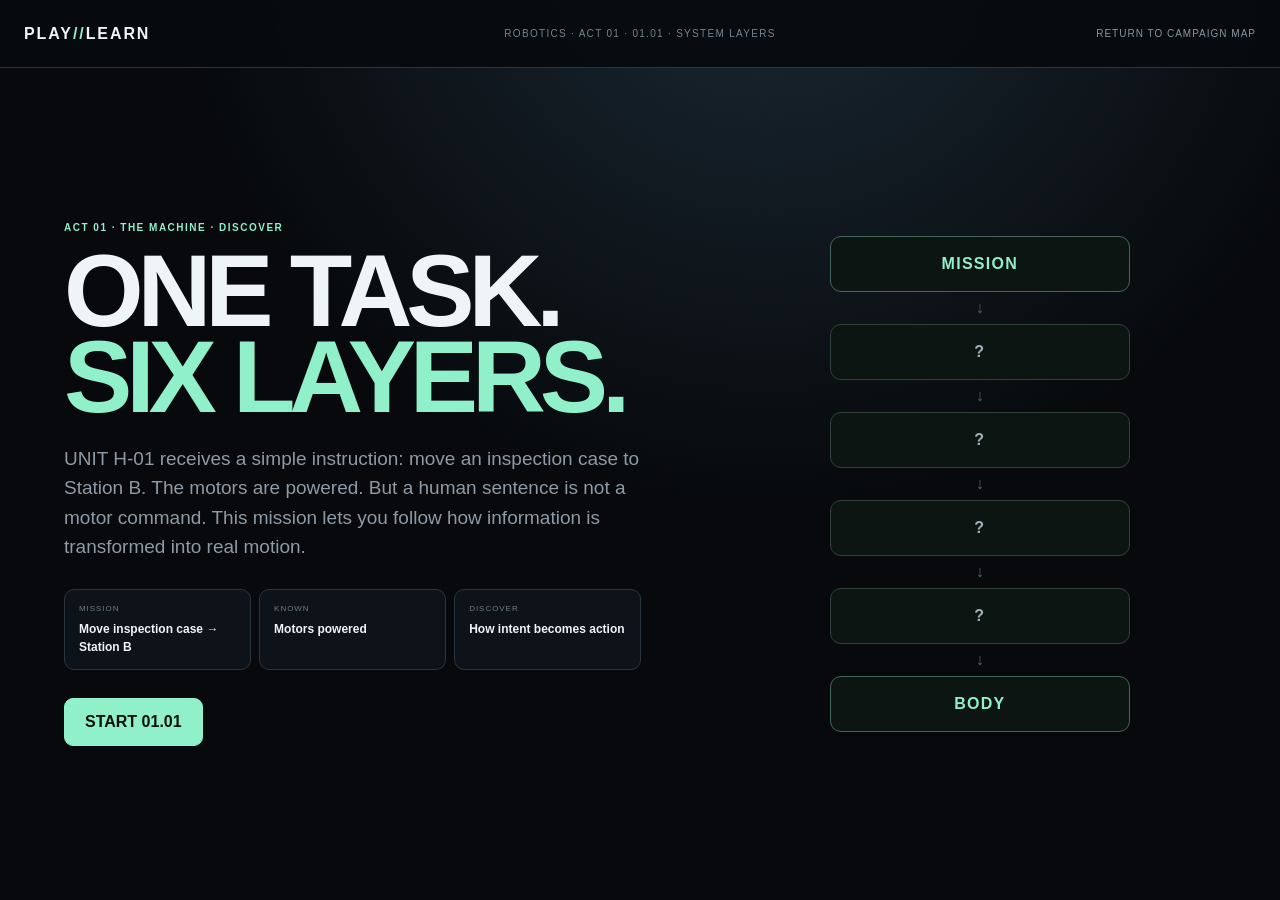
<file: campaign/act-01/01-01-system-layers.html>
<!doctype html>
<html lang="en">
<head>
<meta charset="utf-8">
<meta name="viewport" content="width=device-width,initial-scale=1">
<meta name="description" content="PLAY//LEARN Robotics — Act 01 Mission 01: System Layers">
<title>PLAY//LEARN — 01.01 System Layers</title>
<link rel="stylesheet" href="../../assets/css/a01m01-system-layers.css?v=1-20260810">
<link rel="stylesheet" href="../../assets/css/completion-inline.css?v=completion1-20260812">
</head>
<body>
<header class="topbar">
  <a class="brand" href="../../">PLAY<span>//</span>LEARN</a>
  <div class="mission-id">ROBOTICS · ACT 01 · 01.01 · SYSTEM LAYERS</div>
  <a class="map-link" href="../../#campaign">RETURN TO CAMPAIGN MAP</a>
</header>

<main>
<section id="intro" class="intro">
  <div>
    <p class="kicker">ACT 01 · THE MACHINE · DISCOVER</p>
    <h1>ONE TASK.<br><em>SIX LAYERS.</em></h1>
    <p class="lead">UNIT H-01 receives a simple instruction: move an inspection case to Station B. The motors are powered. But a human sentence is not a motor command. This mission lets you follow how information is transformed into real motion.</p>
    <div class="brief">
      <div><span>MISSION</span><b>Move inspection case → Station B</b></div>
      <div><span>KNOWN</span><b>Motors powered</b></div>
      <div><span>DISCOVER</span><b>How intent becomes action</b></div>
    </div>
    <button id="startBtn" class="primary big" type="button">START 01.01</button>
  </div>
  <div class="intro-stack" aria-hidden="true">
    <div>MISSION</div><i>↓</i><div>?</div><i>↓</i><div>?</div><i>↓</i><div>?</div><i>↓</i><div>?</div><i>↓</i><div>BODY</div>
  </div>
</section>

<section id="game" class="game hidden">
  <aside class="panel left-panel">
    <p class="kicker">LEARNING LOOP</p>
    <h2 id="phaseName">HOOK</h2>
    <p id="phaseGoal" class="phase-goal"></p>
    <div class="progress"><i id="progressFill"></i></div>
    <div id="phaseCount" class="phase-count">01 / 05</div>

    <div class="instruction">
      <span>WHAT TO DO</span>
      <b id="actionText"></b>
    </div>

    <div class="watch">
      <span>WHAT TO WATCH</span>
      <div id="watchList"></div>
    </div>

    <div class="source-note">
      <span>COURSE CONCEPT</span>
      <b>Functional architecture</b>
      <p>We follow what the system must do before discussing the specific physical components that implement it.</p>
    </div>
  </aside>

  <section class="panel center-panel">
    <div class="stage-head">
      <div>
        <p class="kicker">SYSTEM TRACE</p>
        <h2>Instruction → Physical Action</h2>
      </div>
      <div class="stage-actions">
        <button id="coachBtn" class="secondary" type="button">ASK COACH</button>
        <button id="resetBtn" class="secondary" type="button">RESET</button>
      </div>
    </div>

    <div class="task-banner">
      <span>ACTIVE TASK</span>
      <b id="activeTask">MOVE INSPECTION CASE → STATION B</b>
    </div>

    <div class="system-layout">
      <div id="stack" class="stack">
        <article class="layer mission active" data-index="0">
          <div class="layer-num">01</div>
          <div><span class="layer-role">HIGH-LEVEL PURPOSE</span><h3>MISSION / USE CASE</h3><p>Defines the outcome and constraints.</p></div>
          <div class="layer-state" id="state0">TASK READY</div>
        </article>
        <div class="down-arrow">↓</div>

        <article class="layer locked" data-index="1">
          <div class="layer-num">02</div>
          <div><span class="layer-role">WHAT HAPPENS NEXT?</span><h3 id="name1">UNKNOWN LAYER</h3><p id="desc1">A high-level task still needs to become an ordered behavior.</p></div>
          <div class="layer-state" id="state1">WAITING</div>
        </article>
        <div class="down-arrow">↓</div>

        <article class="layer locked" data-index="2">
          <div class="layer-num">03</div>
          <div><span class="layer-role">WHAT IS TRUE RIGHT NOW?</span><h3 id="name2">UNKNOWN LAYER</h3><p id="desc2">The robot needs a usable state of itself and its environment.</p></div>
          <div class="layer-state" id="state2">WAITING</div>
        </article>
        <div class="down-arrow">↓</div>

        <article class="layer locked" data-index="3">
          <div class="layer-num">04</div>
          <div><span class="layer-role">HOW SHOULD THE BODY MOVE?</span><h3 id="name3">UNKNOWN LAYER</h3><p id="desc3">Desired outcomes must become a feasible motion.</p></div>
          <div class="layer-state" id="state3">WAITING</div>
        </article>
        <div class="down-arrow">↓</div>

        <article class="layer locked" data-index="4">
          <div class="layer-num">05</div>
          <div><span class="layer-role">WHAT CORRECTION NOW?</span><h3 id="name4">UNKNOWN LAYER</h3><p id="desc4">Motion must become fast closed-loop corrections.</p></div>
          <div class="layer-state" id="state4">WAITING</div>
        </article>
        <div class="down-arrow">↓</div>

        <article class="layer plant locked" data-index="5">
          <div class="layer-num">06</div>
          <div><span class="layer-role">MAKE IT PHYSICAL</span><h3 id="name5">PHYSICAL PLANT / ENERGY</h3><p>Actuators, mechanics, contacts and energy produce real motion.</p></div>
          <div class="layer-state" id="state5">MOTORS POWERED</div>
        </article>
      </div>

      <div class="world">
        <div id="robot" class="robot"><div class="head"></div><div class="body"></div><div class="legs"></div></div>
        <div id="case" class="case">CASE</div>
        <div class="station">STATION B</div>
        <div id="motionPath" class="motion-path"></div>
      </div>
    </div>

    <div id="messageCard" class="message-card">
      <div><span>MESSAGE ENTERING LAYER</span><b id="inputMessage">“Move inspection case to Station B.”</b></div>
      <div class="message-arrow">→</div>
      <div><span>OUTPUT</span><b id="outputMessage">Not translated yet.</b></div>
    </div>

    <div class="center-actions">
      <button id="mainAction" class="primary" type="button">SEND TASK DIRECTLY TO MOTORS</button>
    </div>

    <div id="result" class="result neutral"><b>READY</b><span>Start by trying the obvious shortcut.</span></div>
  </section>

  <aside class="panel right-panel">
    <p class="kicker">LIVE MODEL</p>
    <h2>What changes?</h2>
    <p class="micro">Observe how the same mission becomes a different kind of information at each layer.</p>

    <div class="trace-readout">
      <div><span>MISSION INTENT</span><b id="rMission">AVAILABLE</b></div>
      <div><span>BEHAVIOR</span><b id="rBehavior">—</b></div>
      <div><span>USABLE STATE</span><b id="rState">—</b></div>
      <div><span>DESIRED MOTION</span><b id="rMotion">—</b></div>
      <div><span>CONTROL COMMAND</span><b id="rControl">—</b></div>
      <div><span>PHYSICAL ACTION</span><b id="rAction">NONE</b></div>
    </div>

    <div class="translation-box">
      <span>KEY IDEA</span>
      <p id="keyIdea">A robot is not “AI with a body”. A useful behavior is produced by several coupled layers transforming information.</p>
    </div>

    <div class="log-wrap">
      <span>SYSTEM LOG</span>
      <pre id="log">TASK RECEIVED
MOTORS ........ POWERED
EXECUTION ..... IDLE</pre>
    </div>
  </aside>
</section>
</main>

<div id="lessonModal" class="modal hidden">
  <div class="modal-card">
    <p class="kicker">WHAT YOU JUST SAW</p>
    <h2 id="lessonTitle"></h2>
    <p id="lessonObservation"></p>
    <div id="lessonChain" class="lesson-chain"></div>
    <button id="lessonContinue" class="primary" type="button">CONTINUE</button>
  </div>
</div>

<div id="faultModal" class="modal hidden">
  <div class="modal-card wide-card">
    <p class="kicker">COMPARE THE LAYERS</p>
    <h2>Same robot. Different missing function.</h2>
    <p>Run two controlled failures. You are not looking for a “right answer”; you are comparing how far the task gets before the chain stops.</p>
    <div class="fault-grid">
      <button class="fault-card" data-fault="perception" type="button"><span>EXPERIMENT A</span><b>REMOVE USABLE STATE</b><small>Keep mission and behavior intact.</small></button>
      <button class="fault-card" data-fault="control" type="button"><span>EXPERIMENT B</span><b>REMOVE REAL-TIME CONTROL</b><small>Keep the motion plan intact.</small></button>
    </div>
    <div id="faultResult" class="fault-result">Run both experiments.</div>
    <button id="faultContinue" class="primary hidden" type="button">TRANSFER TO A NEW TASK</button>
  </div>
</div>

<div id="completeModal" class="modal hidden">
  <div class="modal-card">
    <p class="kicker">01.01 COMPLETE</p>
    <h2>SYSTEM STACK INSTALLED.</h2>
    <p>You followed an instruction from mission intent to the physical world and observed that each layer produces a different representation of the same goal.</p>
    <div class="final-stack">
      <b>MISSION / USE CASE</b><i>↓</i><b>TASK AUTONOMY / BEHAVIOR</b><i>↓</i><b>PERCEPTION / STATE ESTIMATION</b><i>↓</i><b>MOTION GENERATION / PLANNING</b><i>↓</i><b>REAL-TIME CONTROL</b><i>↓</i><b>PHYSICAL PLANT / ENERGY</b>
    </div>
    <div class="unlock"><span>PERSISTENT BUILD</span><b>FUNCTIONAL ARCHITECTURE MAP</b></div>
    <div class="complete-actions"><a class="secondary linkbtn" href="../../#campaign">RETURN TO CAMPAIGN MAP</a><button id="replayBtn" class="primary" type="button">REPLAY 01.01</button></div>
  </div>
</div>

<div id="coachPanel" class="coach hidden"><div><span>COACH</span><button id="closeCoach" type="button">×</button></div><p id="coachText"></p></div>

<script src="../../assets/js/a01m01-system-layers.js?v=1-20260810"></script>
<script src="../../assets/js/qa3/custom-qa3-hotfix.js?v=qa3-20260812"></script>
<script src="../../assets/js/qa3/custom-qa3-0101-pacing.js?v=qa3-final-20260812"></script>
<script src="../../assets/js/completion-inline.js?v=completion1-20260812"></script>
</body>
</html>
</file>
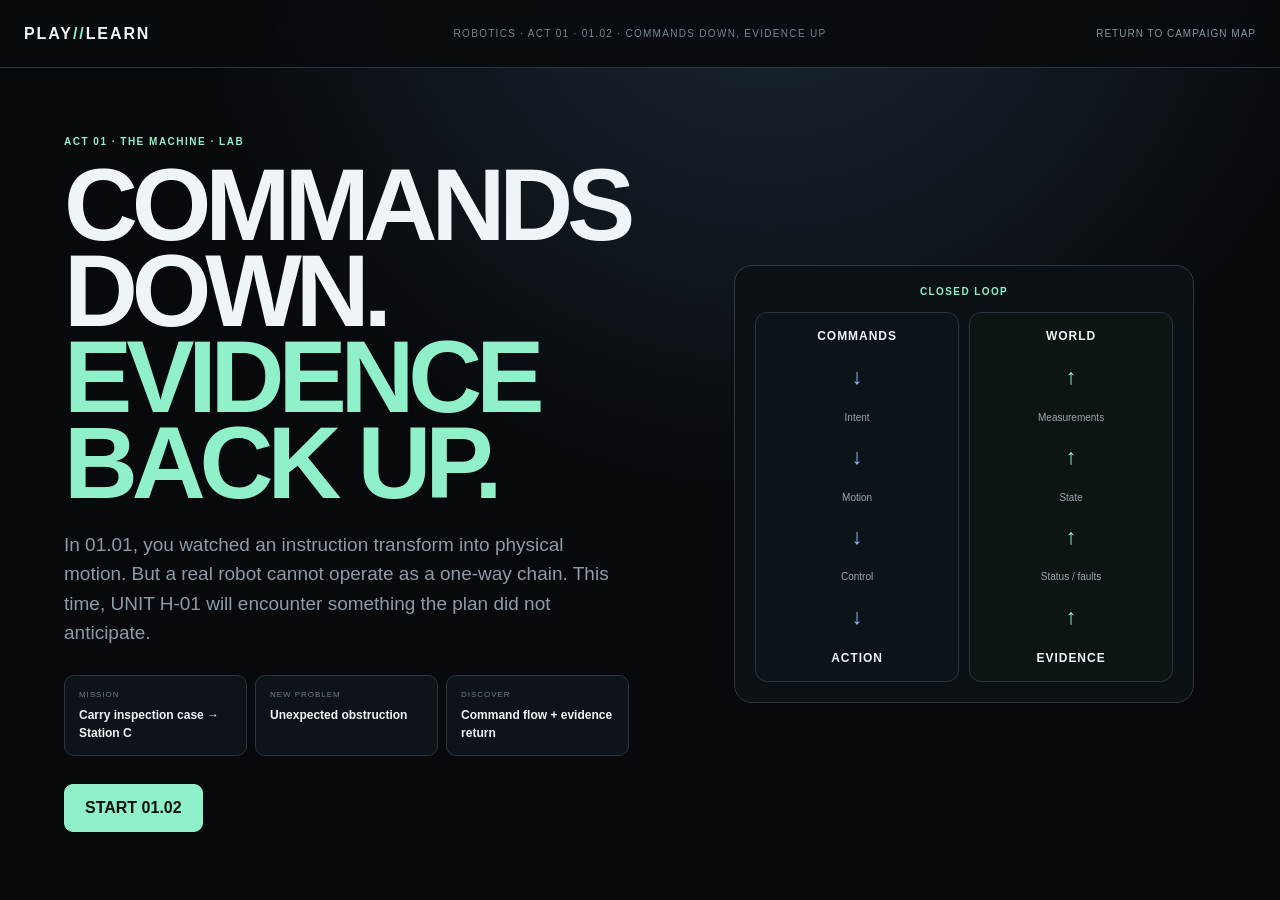
<file: campaign/act-01/01-02-command-evidence.html>
<!doctype html>
<html lang="en">
<head>
<meta charset="utf-8">
<meta name="viewport" content="width=device-width,initial-scale=1">
<meta name="description" content="PLAY//LEARN Robotics — Act 01 Mission 02: Commands Down, Evidence Up">
<title>PLAY//LEARN — 01.02 Commands Down, Evidence Up</title>
<link rel="stylesheet" href="../../assets/css/a01m01-system-layers.css?v=1-20260810">
<link rel="stylesheet" href="../../assets/css/a01m02-command-evidence.css?v=1-20260810">
<link rel="stylesheet" href="../../assets/css/completion-inline.css?v=completion1-20260812">
</head>
<body>
<header class="topbar">
  <a class="brand" href="../../">PLAY<span>//</span>LEARN</a>
  <div class="mission-id">ROBOTICS · ACT 01 · 01.02 · COMMANDS DOWN, EVIDENCE UP</div>
  <a class="map-link" href="../../#campaign">RETURN TO CAMPAIGN MAP</a>
</header>

<main>
<section id="intro" class="intro m02-intro">
  <div>
    <p class="kicker">ACT 01 · THE MACHINE · LAB</p>
    <h1>COMMANDS DOWN.<br><em>EVIDENCE BACK UP.</em></h1>
    <p class="lead">In 01.01, you watched an instruction transform into physical motion. But a real robot cannot operate as a one-way chain. This time, UNIT H-01 will encounter something the plan did not anticipate.</p>
    <div class="brief">
      <div><span>MISSION</span><b>Carry inspection case → Station C</b></div>
      <div><span>NEW PROBLEM</span><b>Unexpected obstruction</b></div>
      <div><span>DISCOVER</span><b>Command flow + evidence return</b></div>
    </div>
    <button id="startBtn" class="primary big" type="button">START 01.02</button>
  </div>
  <div class="intro-dual-flow" aria-hidden="true">
    <div class="flow-title">CLOSED LOOP</div>
    <div class="flow-column down"><b>COMMANDS</b><i>↓</i><span>Intent</span><i>↓</i><span>Motion</span><i>↓</i><span>Control</span><i>↓</i><strong>ACTION</strong></div>
    <div class="flow-column up"><strong>WORLD</strong><i>↑</i><span>Measurements</span><i>↑</i><span>State</span><i>↑</i><span>Status / faults</span><i>↑</i><b>EVIDENCE</b></div>
  </div>
</section>

<section id="game" class="game hidden">
  <aside class="panel left-panel">
    <p class="kicker">LEARNING LOOP</p>
    <h2 id="phaseName">HOOK</h2>
    <p id="phaseGoal" class="phase-goal"></p>
    <div class="progress"><i id="progressFill"></i></div>
    <div id="phaseCount" class="phase-count">01 / 06</div>

    <div class="instruction">
      <span>WHAT TO DO</span>
      <b id="actionText"></b>
    </div>

    <div class="watch">
      <span>WHAT TO WATCH</span>
      <div id="watchList"></div>
    </div>

    <div class="source-note">
      <span>COURSE CONCEPT</span>
      <b>Bidirectional system flow</b>
      <p>Commands generally move toward the physical plant. Measurements, status and faults must return upward so higher layers can update their decisions.</p>
    </div>
  </aside>

  <section class="panel center-panel">
    <div class="stage-head">
      <div>
        <p class="kicker">CLOSED-LOOP ARCHITECTURE</p>
        <h2>Command ↓ / Evidence ↑</h2>
      </div>
      <div class="stage-actions">
        <button id="coachBtn" class="secondary" type="button">ASK COACH</button>
        <button id="resetBtn" class="secondary" type="button">RESET</button>
      </div>
    </div>

    <div class="task-banner">
      <span>ACTIVE TASK</span>
      <b>CARRY INSPECTION CASE → STATION C</b>
    </div>

    <div class="dual-system">
      <div class="rail-label command-label">COMMAND ↓</div>
      <div class="rail-label evidence-label">EVIDENCE ↑</div>

      <div id="stack" class="bi-stack">
        <article class="bi-layer" data-layer="0">
          <div class="lane command"><span id="cmd0">MISSION READY</span></div>
          <div class="core"><small>01</small><b>MISSION / USE CASE</b><em>What outcome is required?</em></div>
          <div class="lane evidence"><span id="ev0">—</span></div>
        </article>
        <article class="bi-layer" data-layer="1">
          <div class="lane command"><span id="cmd1">—</span></div>
          <div class="core"><small>02</small><b>TASK AUTONOMY / BEHAVIOR</b><em>What sequence should happen?</em></div>
          <div class="lane evidence"><span id="ev1">—</span></div>
        </article>
        <article class="bi-layer" data-layer="2">
          <div class="lane command"><span id="cmd2">—</span></div>
          <div class="core"><small>03</small><b>PERCEPTION / STATE ESTIMATION</b><em>What is true right now?</em></div>
          <div class="lane evidence"><span id="ev2">—</span></div>
        </article>
        <article class="bi-layer" data-layer="3">
          <div class="lane command"><span id="cmd3">—</span></div>
          <div class="core"><small>04</small><b>MOTION GENERATION / PLANNING</b><em>How should the body move?</em></div>
          <div class="lane evidence"><span id="ev3">—</span></div>
        </article>
        <article class="bi-layer" data-layer="4">
          <div class="lane command"><span id="cmd4">—</span></div>
          <div class="core"><small>05</small><b>REAL-TIME CONTROL</b><em>What correction is needed now?</em></div>
          <div class="lane evidence"><span id="ev4">—</span></div>
        </article>
        <article class="bi-layer plant" data-layer="5">
          <div class="lane command"><span id="cmd5">—</span></div>
          <div class="core"><small>06</small><b>PHYSICAL PLANT / ENERGY</b><em>Actuators, mechanics, contact, energy</em></div>
          <div class="lane evidence"><span id="ev5">CONTACT NORMAL</span></div>
        </article>
      </div>

      <div id="world" class="world m02-world">
        <div class="route route-a"></div>
        <div class="route route-b"></div>
        <div id="robot" class="robot"><div class="head"></div><div class="body"></div><div class="legs"></div></div>
        <div id="case" class="case">CASE</div>
        <div id="obstacle" class="obstacle hidden">BLOCKED</div>
        <div class="station station-c">STATION C</div>
        <div id="worldStatus" class="world-status">WORLD: CLEAR</div>
      </div>
    </div>

    <div class="bus-panel">
      <div class="bus-card command-bus">
        <span>COMMAND CHANNEL</span>
        <b id="commandChannelState">READY</b>
        <small>Desired behavior, motion and control travel toward the body.</small>
      </div>
      <div class="bus-card evidence-bus">
        <span>EVIDENCE RETURN</span>
        <button id="evidenceToggle" type="button" class="bus-toggle off">OFF</button>
        <small>Measurements, status and faults travel back toward decision layers.</small>
      </div>
    </div>

    <div class="center-actions">
      <button id="mainAction" class="primary" type="button">SEND MISSION COMMAND</button>
    </div>

    <div id="result" class="result neutral"><b>READY</b><span>Start by sending the planned task downward.</span></div>

    <div id="reflection" class="reflection hidden">
      <div><span>WHAT YOU JUST SAW</span><b id="reflectionSaw"></b></div>
      <div><span>WHY IT MATTERS</span><b id="reflectionWhy"></b></div>
      <button id="reflectionContinue" class="secondary" type="button">CONTINUE</button>
    </div>
  </section>

  <aside class="panel right-panel">
    <p class="kicker">LIVE BELIEF vs REALITY</p>
    <h2>Does the robot know?</h2>
    <p class="micro">The physical world can change before upper layers know it. Watch the difference between reality and the system's current belief.</p>

    <div class="belief-grid">
      <div><span>PHYSICAL WORLD</span><b id="physicalTruth">CLEAR</b></div>
      <div><span>ESTIMATED STATE</span><b id="estimatedTruth">CLEAR</b></div>
      <div><span>MOTION PLAN</span><b id="planTruth">VALID</b></div>
      <div><span>BEHAVIOR STATUS</span><b id="behaviorTruth">EXECUTING</b></div>
    </div>

    <div class="translation-box">
      <span>KEY IDEA</span>
      <p id="keyIdea">A command can be perfectly valid when it is sent and become wrong a moment later because the world changes.</p>
    </div>

    <div class="log-wrap">
      <span>SYSTEM LOG</span>
      <pre id="log">MISSION ......... READY
COMMAND PATH .... IDLE
EVIDENCE RETURN . OFF
WORLD ........... CLEAR</pre>
    </div>
  </aside>
</section>
</main>

<div id="conceptModal" class="modal hidden">
  <div class="modal-card">
    <p class="kicker">YOU HAVE NOW BUILT THE LOOP</p>
    <h2>COMMANDS DOWN. EVIDENCE UP.</h2>
    <p>The robot is not a one-way chain. Upper layers send goals and commands toward the body. The physical world returns measurements, states, status and faults upward so decisions can be updated.</p>
    <div class="loop-diagram"><b>MISSION</b><i>↓ command</i><b>CONTROL</b><i>↓ command</i><b>PHYSICAL WORLD</b><i>↑ evidence</i><b>STATE / PLANNING</b><i>↑ status</i><b>MISSION</b></div>
    <button id="conceptContinue" class="primary" type="button">RUN A CLOSED-LOOP RECOVERY</button>
  </div>
</div>

<div id="transferModal" class="modal hidden">
  <div class="modal-card wide-card">
    <p class="kicker">TRANSFER</p>
    <h2>New event. Same architecture.</h2>
    <p>This time the path is clear, but an actuator reports thermal derating. Observe both directions again: the fault travels upward first; then a new command travels downward.</p>
    <div class="transfer-chain">
      <div><span>PHYSICAL PLANT</span><b>MOTOR THERMAL DERATE</b></div>
      <i>↑</i>
      <div><span>STATUS RETURN</span><b>AVAILABLE TORQUE REDUCED</b></div>
      <i>↑</i>
      <div><span>PLANNING</span><b>REQUIRES SLOWER MOTION</b></div>
      <i>↓</i>
      <div><span>CONTROL</span><b>REDUCED-SPEED COMMAND</b></div>
    </div>
    <button id="transferAction" class="primary" type="button">RUN RETURN FLOW</button>
    <div id="transferExplanation" class="transfer-explanation hidden"></div>
  </div>
</div>

<div id="completeModal" class="modal hidden">
  <div class="modal-card">
    <p class="kicker">01.02 COMPLETE</p>
    <h2>CLOSED-LOOP FLOW INSTALLED.</h2>
    <p>You observed that commands travel down toward hardware while measurements, states, status and faults travel upward. Reliable decisions therefore depend on a continuous exchange between intention and reality.</p>
    <div class="unlock"><span>PERSISTENT BUILD</span><b>BIDIRECTIONAL SYSTEM FLOW</b></div>
    <div class="complete-actions">
      <a class="secondary linkbtn" href="../../#campaign">RETURN TO CAMPAIGN MAP</a>
      <button id="replayBtn" class="primary" type="button">REPLAY 01.02</button>
    </div>
  </div>
</div>

<div id="coachPanel" class="coach hidden"><div><span>COACH</span><button id="closeCoach" type="button">×</button></div><p id="coachText"></p></div>

<script src="../../assets/js/a01m02-command-evidence.js?v=1-20260810"></script>
<script src="../../assets/js/qa3/custom-qa3-hotfix.js?v=qa3-20260812"></script>
<script src="../../assets/js/completion-inline.js?v=completion1-20260812"></script>
</body>
</html>
</file>
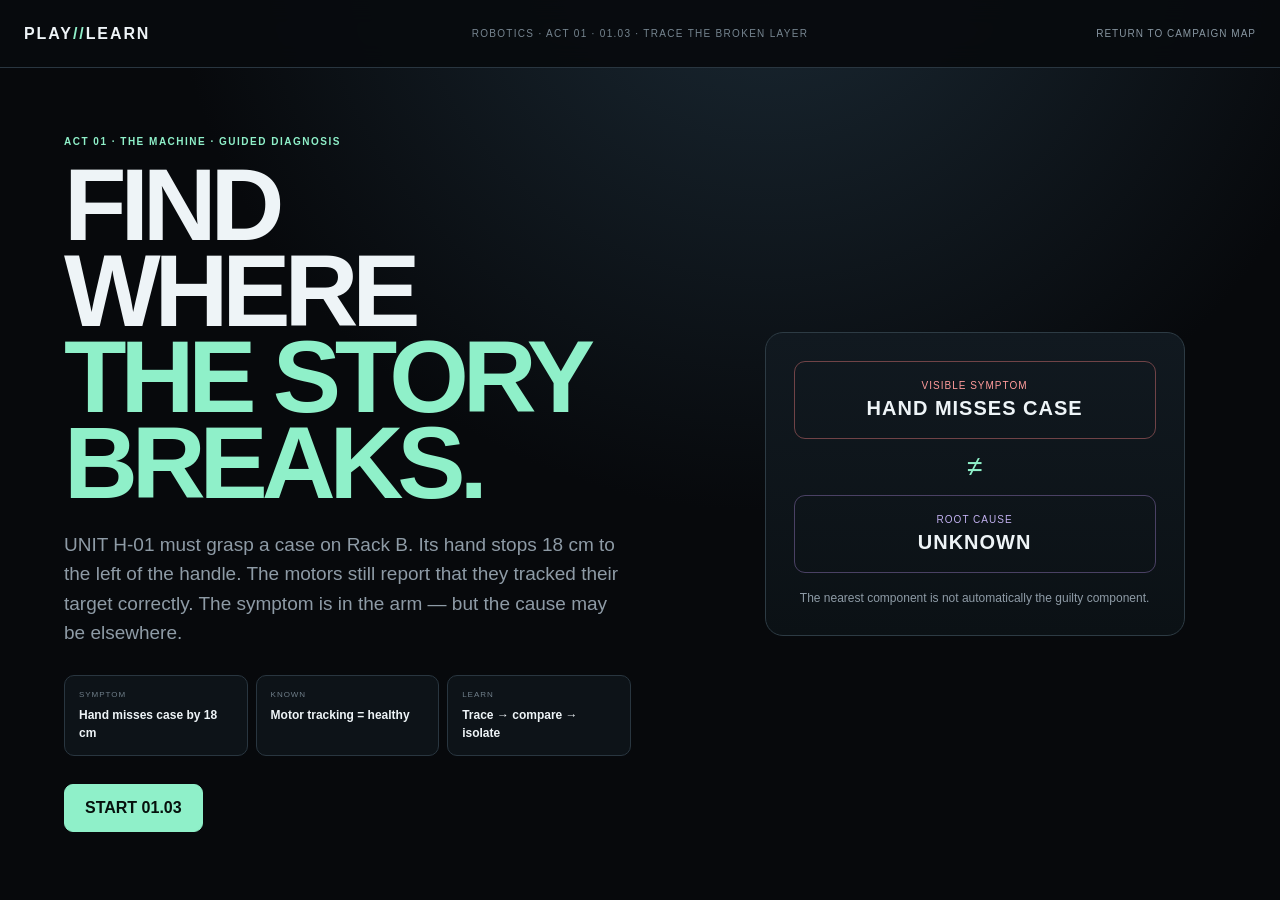
<file: campaign/act-01/01-03-trace-broken.html>
<!doctype html>
<html lang="en">
<head>
<meta charset="utf-8">
<meta name="viewport" content="width=device-width,initial-scale=1">
<meta name="description" content="PLAY//LEARN Robotics — Act 01 Mission 03: Trace the Broken Layer">
<title>PLAY//LEARN — 01.03 Trace the Broken Layer</title>
<link rel="stylesheet" href="../../assets/css/a01m01-system-layers.css?v=1-20260810">
<link rel="stylesheet" href="../../assets/css/a01m03-trace-broken.css?v=1-20260810">
<link rel="stylesheet" href="../../assets/css/completion-inline.css?v=completion1-20260812">
</head>
<body>
<header class="topbar">
  <a class="brand" href="../../">PLAY<span>//</span>LEARN</a>
  <div class="mission-id">ROBOTICS · ACT 01 · 01.03 · TRACE THE BROKEN LAYER</div>
  <a class="map-link" href="../../#campaign">RETURN TO CAMPAIGN MAP</a>
</header>

<main>
<section id="intro" class="intro m03-intro">
  <div>
    <p class="kicker">ACT 01 · THE MACHINE · GUIDED DIAGNOSIS</p>
    <h1>FIND WHERE<br><em>THE STORY BREAKS.</em></h1>
    <p class="lead">UNIT H-01 must grasp a case on Rack B. Its hand stops 18 cm to the left of the handle. The motors still report that they tracked their target correctly. The symptom is in the arm — but the cause may be elsewhere.</p>
    <div class="brief">
      <div><span>SYMPTOM</span><b>Hand misses case by 18 cm</b></div>
      <div><span>KNOWN</span><b>Motor tracking = healthy</b></div>
      <div><span>LEARN</span><b>Trace → compare → isolate</b></div>
    </div>
    <button id="startBtn" class="primary big" type="button">START 01.03</button>
  </div>
  <div class="intro-trace">
    <div class="symptom">VISIBLE SYMPTOM<br><b>HAND MISSES CASE</b></div>
    <i>≠</i>
    <div class="cause">ROOT CAUSE<br><b>UNKNOWN</b></div>
    <p>The nearest component is not automatically the guilty component.</p>
  </div>
</section>

<section id="game" class="game hidden">
  <aside class="panel left-panel">
    <p class="kicker">DIAGNOSTIC LOOP</p>
    <h2 id="phaseName">OBSERVE</h2>
    <p id="phaseGoal" class="phase-goal"></p>
    <div class="progress"><i id="progressFill"></i></div>
    <div id="phaseCount" class="phase-count">01 / 05</div>
    <div class="instruction"><span>WHAT TO DO</span><b id="actionText"></b></div>
    <div class="watch"><span>WHAT TO WATCH</span><div id="watchList"></div></div>
    <div class="source-note"><span>DIAGNOSTIC RULE</span><b>Find the first mismatch</b><p>Start from evidence you trust. Compare what one function says it sent with what the next function says it received. The first mismatch narrows the fault boundary.</p></div>
  </aside>

  <section class="panel center-panel">
    <div class="stage-head"><div><p class="kicker">INTERFACE TRACE</p><h2>Sent ≟ Received</h2></div><div class="stage-actions"><button id="coachBtn" class="secondary" type="button">ASK COACH</button><button id="resetBtn" class="secondary" type="button">RESET</button></div></div>
    <div class="incident-banner"><div><span>INCIDENT</span><b id="incidentName">A · MISSED GRASP</b></div><div><span>VISIBLE SYMPTOM</span><b id="incidentSymptom">HAND −18 cm FROM CASE</b></div><div><span>DOWNSTREAM HEALTH</span><b id="incidentHealth">MOTOR TRACKING 98%</b></div></div>

    <div class="diagnostic-layout">
      <div class="architecture" id="architecture">
        <article class="arch-node"><small>01</small><b>MISSION</b><span id="node0">PICK CASE · RACK B</span></article>
        <button class="probe" data-probe="0" type="button"><span>P1</span><b>PROBE</b></button>
        <article class="arch-node"><small>02</small><b>BEHAVIOR</b><span id="node1">APPROACH → REACH → GRASP</span></article>
        <button class="probe" data-probe="1" type="button"><span>P2</span><b>PROBE</b></button>
        <article class="arch-node"><small>03</small><b>STATE</b><span id="node2">CASE x = +0.42 m</span></article>
        <button class="probe" data-probe="2" type="button"><span>P3</span><b>PROBE</b></button>
        <article class="arch-node"><small>04</small><b>MOTION</b><span id="node3">WRIST TARGET x = +0.24 m</span></article>
        <button class="probe" data-probe="3" type="button"><span>P4</span><b>PROBE</b></button>
        <article class="arch-node"><small>05</small><b>CONTROL</b><span id="node4">TRACK x = +0.24 m</span></article>
        <button class="probe" data-probe="4" type="button"><span>P5</span><b>PROBE</b></button>
        <article class="arch-node plant"><small>06</small><b>PHYSICAL PLANT</b><span id="node5">HAND x = +0.24 m</span></article>
      </div>
      <div class="world m03-world" id="world">
        <div class="rack">RACK B</div><div id="case" class="case m03-case">CASE</div><div id="targetLine" class="target-line"></div><div id="hand" class="robot-hand">HAND</div><div class="measure-label actual-label">CASE +0.42 m</div><div id="handLabel" class="measure-label hand-label">HAND +0.24 m</div><div id="missArrow" class="miss-arrow">18 cm MISS →</div>
      </div>
    </div>

    <div id="probePanel" class="probe-panel"><div class="probe-empty"><span>INTERFACE PROBE</span><b>Open a probe point.</b><p>Compare the sender's last packet with what the receiver actually used.</p></div></div>
    <div class="center-actions"><button id="runIncidentBtn" class="primary" type="button">RUN INCIDENT</button><button id="diagnoseBtn" class="secondary" type="button" disabled>TEST CURRENT HYPOTHESIS</button></div>
    <div id="result" class="result neutral"><b>READY</b><span>Observe the symptom before opening probes.</span></div>
    <div id="reflection" class="reflection hidden"><div><span>WHAT YOU JUST PROVED</span><b id="reflectionSaw"></b></div><div><span>DIAGNOSTIC METHOD</span><b id="reflectionWhy"></b></div><button id="reflectionContinue" class="secondary" type="button">CONTINUE</button></div>
  </section>

  <aside class="panel right-panel">
    <p class="kicker">HYPOTHESIS BOARD</p><h2>Where is the first mismatch?</h2><p class="micro">Inspect evidence first. Then mark one interface as your current hypothesis. You can change it at any time.</p>
    <div id="hypothesisList" class="hypothesis-list">
      <button data-hyp="0" type="button"><span>P1</span><b>Mission → Behavior</b></button><button data-hyp="1" type="button"><span>P2</span><b>Behavior → State</b></button><button data-hyp="2" type="button"><span>P3</span><b>State → Motion</b></button><button data-hyp="3" type="button"><span>P4</span><b>Motion → Control</b></button><button data-hyp="4" type="button"><span>P5</span><b>Control → Plant</b></button>
    </div>
    <div class="evidence-summary"><span>EVIDENCE COLLECTED</span><b id="probeCount">0 / 5 probes</b><div id="evidenceList">No interfaces inspected yet.</div></div>
    <div class="translation-box"><span>KEY IDEA</span><p id="keyIdea">A healthy downstream component can faithfully execute bad upstream information.</p></div>
    <div class="log-wrap"><span>SYSTEM LOG</span><pre id="log">INCIDENT ......... LOADED
MOTOR TRACKING ... 98%
ROOT CAUSE ....... UNKNOWN
PROBES ........... CLOSED</pre></div>
  </aside>
</section>
</main>

<div id="lessonModal" class="modal hidden"><div class="modal-card"><p class="kicker">AFTER THE ISOLATION TEST</p><h2 id="lessonTitle"></h2><p id="lessonText"></p><div id="lessonEvidence" class="lesson-chain"></div><button id="lessonContinue" class="primary" type="button">CONTINUE</button></div></div>
<div id="completeModal" class="modal hidden"><div class="modal-card"><p class="kicker">01.03 COMPLETE</p><h2>FAULT BOUNDARY TRACING INSTALLED.</h2><p>You diagnosed two visible symptoms without automatically blaming the nearest component. In both cases, you compared interface data and found the first point where SENT ≠ RECEIVED.</p><div class="final-stack"><b>OBSERVE SYMPTOM</b><i>↓</i><b>COLLECT EVIDENCE</b><i>↓</i><b>FIND FIRST MISMATCH</b><i>↓</i><b>ISOLATE</b><i>↓</i><b>RETEST</b></div><div class="unlock"><span>PERSISTENT BUILD</span><b>INTERFACE DIAGNOSTIC MAP</b></div><div class="complete-actions"><a class="secondary linkbtn" href="../../#campaign">RETURN TO CAMPAIGN MAP</a><button id="replayBtn" class="primary" type="button">REPLAY 01.03</button></div></div></div>
<div id="coachPanel" class="coach hidden"><div><span>COACH</span><button id="closeCoach" type="button">×</button></div><p id="coachText"></p></div>
<script src="../../assets/js/a01m03-trace-broken.js?v=1-20260810"></script>
<script src="../../assets/js/qa3/custom-qa3-hotfix.js?v=qa3-20260812"></script>
<script src="../../assets/js/completion-inline.js?v=completion1-20260812"></script>
</body>
</html>
</file>
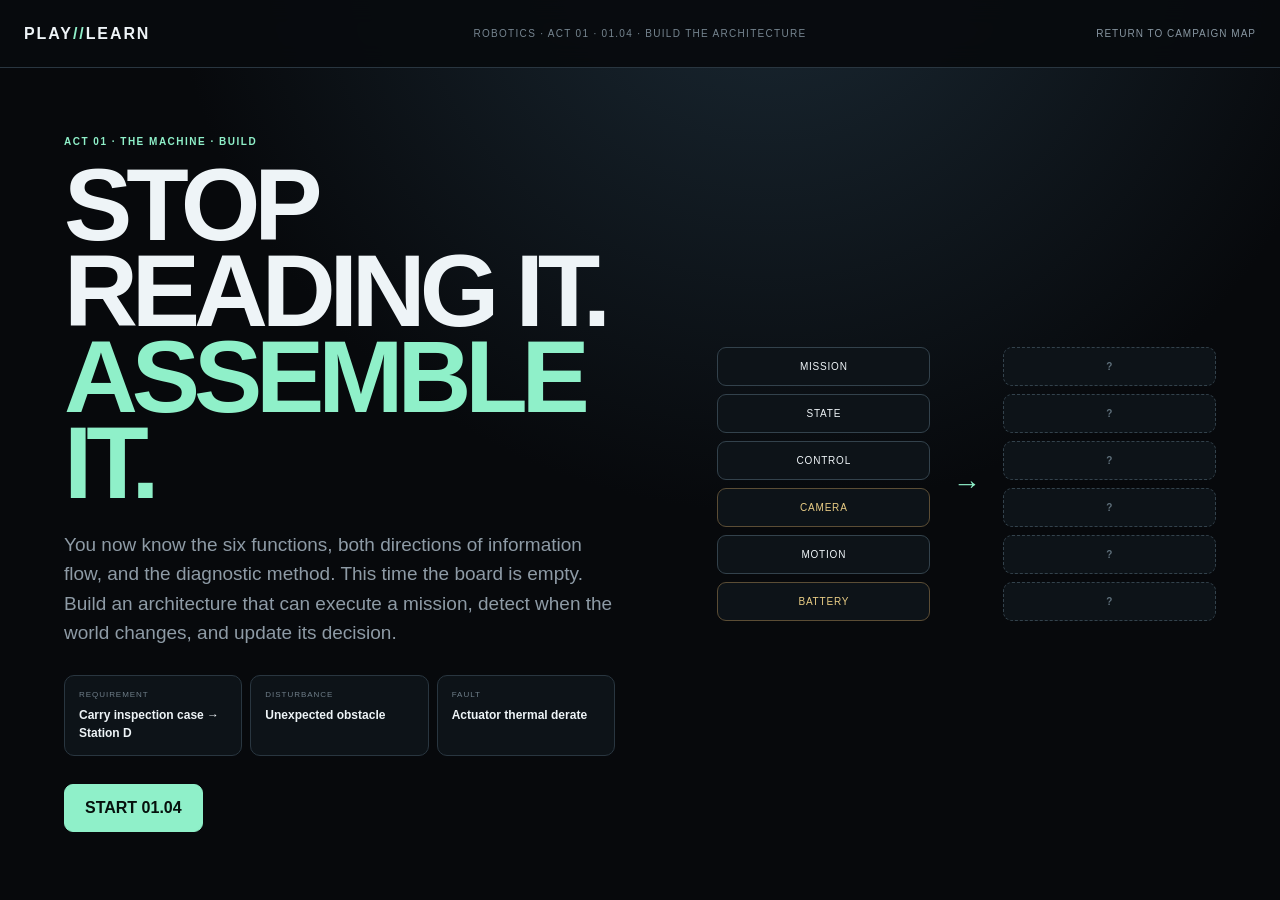
<file: campaign/act-01/01-04-build-architecture.html>
<!doctype html>
<html lang="en">
<head>
<meta charset="utf-8">
<meta name="viewport" content="width=device-width,initial-scale=1">
<meta name="description" content="PLAY//LEARN Robotics — Act 01 Mission 04: Build the Architecture">
<title>PLAY//LEARN — 01.04 Build the Architecture</title>
<link rel="stylesheet" href="../../assets/css/a01m01-system-layers.css?v=1-20260810">
<link rel="stylesheet" href="../../assets/css/a01m04-build-architecture.css?v=1-20260810">
<link rel="stylesheet" href="../../assets/css/completion-inline.css?v=completion1-20260812">
</head>
<body>
<header class="topbar">
  <a class="brand" href="../../">PLAY<span>//</span>LEARN</a>
  <div class="mission-id">ROBOTICS · ACT 01 · 01.04 · BUILD THE ARCHITECTURE</div>
  <a class="map-link" href="../../#campaign">RETURN TO CAMPAIGN MAP</a>
</header>
<main>
<section id="intro" class="intro m04-intro">
  <div>
    <p class="kicker">ACT 01 · THE MACHINE · BUILD</p>
    <h1>STOP READING IT.<br><em>ASSEMBLE IT.</em></h1>
    <p class="lead">You now know the six functions, both directions of information flow, and the diagnostic method. This time the board is empty. Build an architecture that can execute a mission, detect when the world changes, and update its decision.</p>
    <div class="brief">
      <div><span>REQUIREMENT</span><b>Carry inspection case → Station D</b></div>
      <div><span>DISTURBANCE</span><b>Unexpected obstacle</b></div>
      <div><span>FAULT</span><b>Actuator thermal derate</b></div>
    </div>
    <button id="startBtn" class="primary big" type="button">START 01.04</button>
  </div>
  <div class="build-preview" aria-hidden="true">
    <div class="preview-parts"><span>MISSION</span><span>STATE</span><span>CONTROL</span><span>CAMERA</span><span>MOTION</span><span>BATTERY</span></div>
    <i>→</i><div class="preview-board"><b>?</b><b>?</b><b>?</b><b>?</b><b>?</b><b>?</b></div>
  </div>
</section>

<section id="game" class="game hidden">
  <aside class="panel left-panel">
    <p class="kicker">BUILD LOOP</p><h2 id="phaseName">ASSEMBLE</h2><p id="phaseGoal" class="phase-goal"></p>
    <div class="progress"><i id="progressFill"></i></div><div id="phaseCount" class="phase-count">01 / 06</div>
    <div class="instruction"><span>WHAT TO DO</span><b id="actionText"></b></div>
    <div class="watch"><span>WHAT TO WATCH</span><div id="watchList"></div></div>
    <div class="source-note"><span>COURSE CONCEPT</span><b>Function ≠ implementation</b><p>A functional architecture describes what the system must do. A camera, battery or motor is a physical component that can implement part of those functions.</p></div>
  </aside>

  <section class="panel center-panel">
    <div class="stage-head"><div><p class="kicker">ARCHITECTURE BENCH</p><h2>Build → Wire → Test</h2></div><div class="stage-actions"><button id="coachBtn" class="secondary" type="button">ASK COACH</button><button id="resetBtn" class="secondary" type="button">RESET</button></div></div>
    <div class="requirements-strip"><div><span>MISSION</span><b>CASE → STATION D</b></div><div><span>MUST ADAPT TO</span><b>OBSTACLE</b></div><div><span>MUST HANDLE</span><b>THERMAL DERATE</b></div></div>

    <div class="builder-layout">
      <div class="module-tray">
        <div class="tray-title"><span>AVAILABLE BLOCKS</span><b>Drag or select a block</b></div>
        <div id="moduleTray" class="module-list">
          <button class="module-card function" draggable="true" data-module="mission" type="button"><span>FUNCTION</span><b>MISSION / USE CASE</b><small>Outcome + constraints</small></button>
          <button class="module-card function" draggable="true" data-module="behavior" type="button"><span>FUNCTION</span><b>TASK AUTONOMY / BEHAVIOR</b><small>Sequence + decisions</small></button>
          <button class="module-card function" draggable="true" data-module="state" type="button"><span>FUNCTION</span><b>PERCEPTION / STATE ESTIMATION</b><small>Usable body + world state</small></button>
          <button class="module-card function" draggable="true" data-module="motion" type="button"><span>FUNCTION</span><b>MOTION GENERATION / PLANNING</b><small>Feasible desired motion</small></button>
          <button class="module-card function" draggable="true" data-module="control" type="button"><span>FUNCTION</span><b>REAL-TIME CONTROL</b><small>Fast corrections</small></button>
          <button class="module-card function" draggable="true" data-module="plant" type="button"><span>FUNCTION</span><b>PHYSICAL PLANT / ENERGY</b><small>Forces + contacts + energy</small></button>
          <button class="module-card implementation" draggable="true" data-module="camera" type="button"><span>IMPLEMENTATION</span><b>CAMERA</b><small>Physical sensing hardware</small></button>
          <button class="module-card implementation" draggable="true" data-module="battery" type="button"><span>IMPLEMENTATION</span><b>BATTERY PACK</b><small>Physical energy hardware</small></button>
          <button class="module-card implementation" draggable="true" data-module="motor" type="button"><span>IMPLEMENTATION</span><b>JOINT MOTOR</b><small>Physical actuator</small></button>
        </div>
      </div>

      <div class="architecture-board">
        <div class="board-head"><span>FUNCTIONAL ARCHITECTURE</span><b id="assemblyCount">0 / 6 functions placed</b></div>
        <div id="slots" class="slot-stack">
          <div class="build-slot" data-slot="0" data-expect="mission"><small>01</small><div><span>OUTCOME + CONSTRAINTS</span><b>DROP FUNCTION HERE</b></div></div>
          <div class="interface-row" data-interface="0"><span class="cmd fixed">COMMAND ↓</span><button class="return-link" data-return="0" type="button">EVIDENCE ↑ OFF</button></div>
          <div class="build-slot" data-slot="1" data-expect="behavior"><small>02</small><div><span>SEQUENCE + DECISIONS</span><b>DROP FUNCTION HERE</b></div></div>
          <div class="interface-row" data-interface="1"><span class="cmd fixed">COMMAND ↓</span><button class="return-link" data-return="1" type="button">EVIDENCE ↑ OFF</button></div>
          <div class="build-slot" data-slot="2" data-expect="state"><small>03</small><div><span>USABLE BODY + WORLD STATE</span><b>DROP FUNCTION HERE</b></div></div>
          <div class="interface-row" data-interface="2"><span class="cmd fixed">COMMAND ↓</span><button class="return-link" data-return="2" type="button">EVIDENCE ↑ OFF</button></div>
          <div class="build-slot" data-slot="3" data-expect="motion"><small>04</small><div><span>FEASIBLE DESIRED MOTION</span><b>DROP FUNCTION HERE</b></div></div>
          <div class="interface-row" data-interface="3"><span class="cmd fixed">COMMAND ↓</span><button class="return-link" data-return="3" type="button">EVIDENCE ↑ OFF</button></div>
          <div class="build-slot" data-slot="4" data-expect="control"><small>05</small><div><span>FAST CORRECTIONS</span><b>DROP FUNCTION HERE</b></div></div>
          <div class="interface-row" data-interface="4"><span class="cmd fixed">COMMAND ↓</span><button class="return-link" data-return="4" type="button">EVIDENCE ↑ OFF</button></div>
          <div class="build-slot" data-slot="5" data-expect="plant"><small>06</small><div><span>FORCES + CONTACTS + ENERGY</span><b>DROP FUNCTION HERE</b></div></div>
        </div>
      </div>
    </div>

    <div class="center-actions"><button id="mainAction" class="primary" type="button" disabled>VALIDATE FUNCTIONAL STACK</button></div>
    <div id="result" class="result neutral"><b>EMPTY ARCHITECTURE</b><span>Place functions according to what each slot must accomplish.</span></div>
    <div id="reflection" class="reflection hidden"><div><span>WHAT THE TEST PROVED</span><b id="reflectionSaw"></b></div><div><span>WHAT TO CHANGE</span><b id="reflectionWhy"></b></div><button id="reflectionContinue" class="secondary" type="button">CONTINUE</button></div>
  </section>

  <aside class="panel right-panel">
    <p class="kicker">LIVE VALIDATION</p><h2>Does your architecture work?</h2><p class="micro">The board validates behavior, not labels. A normal task only proves the command path. Disturbances test whether reality can travel back upward.</p>
    <div class="build-status"><div><span>FUNCTION STACK</span><b id="stackStatus">INCOMPLETE</b></div><div><span>COMMAND PATH</span><b id="commandStatus">NOT READY</b></div><div><span>EVIDENCE PATH</span><b id="evidenceStatus">0 / 5 LINKS</b></div><div><span>LAST TEST</span><b id="testStatus">NOT RUN</b></div></div>
    <div class="translation-box"><span>KEY IDEA</span><p id="keyIdea">A component can be important without being a top-level function in the architecture.</p></div>
    <div class="log-wrap"><span>SYSTEM LOG</span><pre id="log">BENCH ........... READY\nFUNCTIONS ....... 0 / 6\nCOMMAND PATH .... NOT BUILT\nEVIDENCE PATH ... 0 / 5</pre></div>
  </aside>
</section>
</main>

<div id="conceptModal" class="modal hidden"><div class="modal-card"><p class="kicker">FUNCTIONAL STACK BUILT</p><h2>NOW MAKE IT CLOSED-LOOP.</h2><p>Your architecture can now transform a mission into action. But it is still one-way: the five evidence-return links are disabled. A system can succeed under nominal conditions while still being unable to adapt.</p><div class="lesson-chain">MISSION ↓ BEHAVIOR ↓ STATE ↓ MOTION ↓ CONTROL ↓ PLANT<br><br>REALITY ↑ ? ↑ ? ↑ ? ↑ ? ↑ ?</div><button id="conceptContinue" class="primary" type="button">TEST THE ONE-WAY ARCHITECTURE</button></div></div>

<div id="completeModal" class="modal hidden"><div class="modal-card"><p class="kicker">01.04 COMPLETE</p><h2>FUNCTIONAL ARCHITECTURE BUILT.</h2><p>You assembled the six functions, distinguished function from implementation, then turned a downward chain into a system capable of returning the evidence required for adaptation.</p><div class="final-stack"><b>DEFINE FUNCTIONS</b><i>↓</i><b>BUILD COMMAND PATH</b><i>↓</i><b>ADD RETURN EVIDENCE</b><i>↓</i><b>TEST NOMINAL</b><i>↓</i><b>TEST DISTURBANCE</b></div><div class="unlock"><span>PERSISTENT BUILD</span><b>ASSEMBLED SYSTEM ARCHITECTURE</b></div><div class="complete-actions"><a class="secondary linkbtn" href="../../#campaign">RETURN TO CAMPAIGN MAP</a><button id="replayBtn" class="primary" type="button">REPLAY 01.04</button></div></div></div>
<div id="coachPanel" class="coach hidden"><div><span>COACH</span><button id="closeCoach" type="button">×</button></div><p id="coachText"></p></div>
<script src="../../assets/js/a01m04-build-architecture.js?v=1-20260810"></script>
<script src="../../assets/js/qa3/custom-qa3-hotfix.js?v=qa3-20260812"></script>
<script src="../../assets/js/completion-inline.js?v=completion1-20260812"></script>
</body>
</html>
</file>
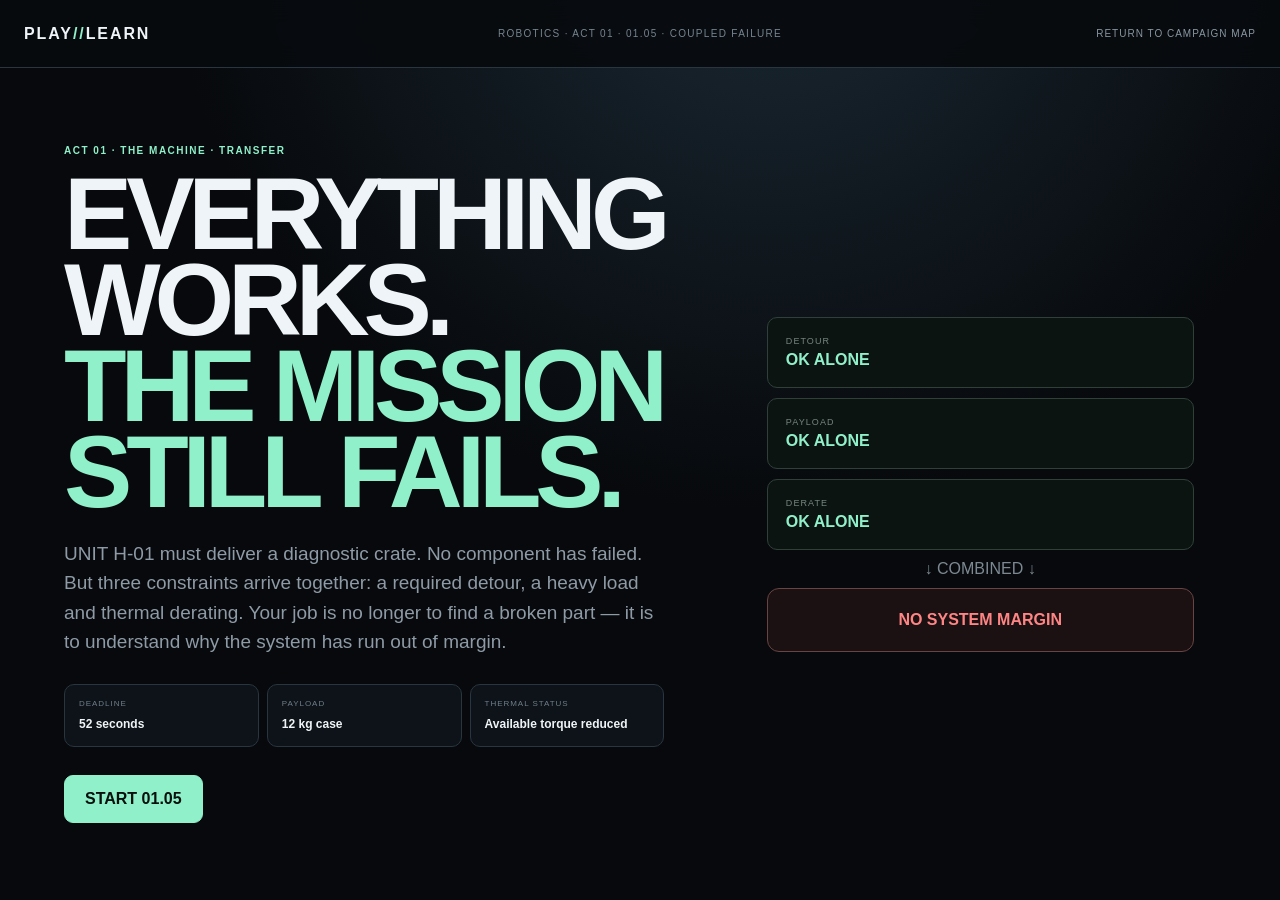
<file: campaign/act-01/01-05-coupled-failure.html>
<!doctype html>
<html lang="en">
<head>
<meta charset="utf-8">
<meta name="viewport" content="width=device-width,initial-scale=1">
<meta name="description" content="PLAY//LEARN Robotics — Act 01 Mission 05: Coupled Failure">
<title>PLAY//LEARN — 01.05 Coupled Failure</title>
<link rel="stylesheet" href="../../assets/css/a01m01-system-layers.css?v=1-20260810">
<link rel="stylesheet" href="../../assets/css/a01m05-coupled-failure.css?v=1-20260811">
<link rel="stylesheet" href="../../assets/css/completion-inline.css?v=completion1-20260812">
</head>
<body>
<header class="topbar">
  <a class="brand" href="../../">PLAY<span>//</span>LEARN</a>
  <div class="mission-id">ROBOTICS · ACT 01 · 01.05 · COUPLED FAILURE</div>
  <a class="map-link" href="../../#campaign">RETURN TO CAMPAIGN MAP</a>
</header>
<main>
<section id="intro" class="intro m05-intro">
  <div>
    <p class="kicker">ACT 01 · THE MACHINE · TRANSFER</p>
    <h1>EVERYTHING WORKS.<br><em>THE MISSION STILL FAILS.</em></h1>
    <p class="lead">UNIT H-01 must deliver a diagnostic crate. No component has failed. But three constraints arrive together: a required detour, a heavy load and thermal derating. Your job is no longer to find a broken part — it is to understand why the system has run out of margin.</p>
    <div class="brief">
      <div><span>DEADLINE</span><b>52 seconds</b></div>
      <div><span>PAYLOAD</span><b>12 kg case</b></div>
      <div><span>THERMAL STATUS</span><b>Available torque reduced</b></div>
    </div>
    <button id="startBtn" class="primary big" type="button">START 01.05</button>
  </div>
  <div class="coupling-preview" aria-hidden="true">
    <div><span>DETOUR</span><b>OK ALONE</b></div>
    <div><span>PAYLOAD</span><b>OK ALONE</b></div>
    <div><span>DERATE</span><b>OK ALONE</b></div>
    <i>↓ COMBINED ↓</i>
    <strong>NO SYSTEM MARGIN</strong>
  </div>
</section>

<section id="game" class="game hidden">
  <aside class="panel left-panel">
    <p class="kicker">SYSTEM REASONING</p>
    <h2 id="phaseName">BASELINE</h2>
    <p id="phaseGoal" class="phase-goal"></p>
    <div class="progress"><i id="progressFill"></i></div>
    <div id="phaseCount" class="phase-count">01 / 06</div>
    <div class="instruction"><span>WHAT TO DO</span><b id="actionText"></b></div>
    <div class="watch"><span>WHAT TO WATCH</span><div id="watchList"></div></div>
    <div class="source-note"><span>SYSTEM RULE</span><b>Healthy parts can form an unhealthy system.</b><p>Interfaces, constraints and margins matter as much as the health of individual components.</p></div>
  </aside>

  <section class="panel center-panel">
    <div class="stage-head"><div><p class="kicker">MISSION ENVELOPE</p><h2>Requirements × Margins</h2></div><div class="stage-actions"><button id="coachBtn" class="secondary" type="button">ASK COACH</button><button id="resetBtn" class="secondary" type="button">RESET</button></div></div>

    <div class="health-strip">
      <div><span>PERCEPTION</span><b>HEALTHY</b></div><div><span>PLANNING</span><b>HEALTHY</b></div><div><span>CONTROL</span><b>HEALTHY</b></div><div><span>ACTUATORS</span><b>HEALTHY · DERATED</b></div>
    </div>

    <div class="stress-layout">
      <div class="stress-panel">
        <div class="panel-label">OPERATING CONDITIONS</div>
        <button class="stress-card" data-stress="detour" type="button"><span>CONDITION A</span><b>DETOUR +18 m</b><small>Safety route around blocked corridor</small></button>
        <button class="stress-card" data-stress="payload" type="button"><span>CONDITION B</span><b>PAYLOAD 12 kg</b><small>Inspection case must remain intact</small></button>
        <button class="stress-card" data-stress="thermal" type="button"><span>CONDITION C</span><b>THERMAL DERATE</b><small>Available actuator reserve reduced</small></button>
        <button id="combineBtn" class="secondary combine-btn" type="button" disabled>COMBINE TESTED CONDITIONS</button>
      </div>

      <div class="envelope-panel">
        <div class="panel-label">EXECUTION PACE</div>
        <label class="pace-control"><span>Movement pace</span><b id="paceValue">0.72×</b><input id="pace" type="range" min="45" max="110" value="72"></label>
        <div class="margin-grid">
          <div class="margin-card"><span>TIME MARGIN</span><b id="timeMargin">+9 s</b><div class="margin-track"><i id="timeBar"></i></div><small>Positive = deadline satisfied</small></div>
          <div class="margin-card"><span>ACTUATION MARGIN</span><b id="actMargin">+18%</b><div class="margin-track"><i id="actBar"></i></div><small>Positive = reserve remains</small></div>
          <div class="margin-card"><span>ENERGY MARGIN</span><b id="energyMargin">+21%</b><div class="margin-track"><i id="energyBar"></i></div><small>Educational system margin</small></div>
        </div>
        <div id="feasibility" class="feasibility good"><b>FEASIBLE</b><span>Current conditions leave positive system margin.</span></div>
      </div>
    </div>

    <div class="world m05-world" id="world">
      <div class="route direct">DIRECT</div><div class="route bypass">SAFE DETOUR +18 m</div>
      <div class="station start">A</div><div class="station goal">B</div>
      <div id="robot" class="robot m05-robot"><div class="head"></div><div class="body"></div><div class="legs"></div></div>
      <div id="payload" class="payload">12 kg</div>
      <div id="deadlineTag" class="deadline-tag">DEADLINE 52 s</div>
    </div>

    <div class="center-actions"><button id="mainAction" class="primary" type="button">RUN BASELINE</button></div>
    <div id="result" class="result neutral"><b>READY</b><span>First prove that the nominal mission works.</span></div>

    <div id="reflection" class="reflection hidden"><div><span>WHAT YOU JUST SAW</span><b id="reflectionSaw"></b></div><div><span>WHY IT MATTERS</span><b id="reflectionWhy"></b></div><button id="reflectionContinue" class="secondary" type="button">CONTINUE</button></div>
  </section>

  <aside class="panel right-panel">
    <p class="kicker">REQUIREMENT BOARD</p><h2>What is allowed to change?</h2>
    <p class="micro">Do not change requirements until the evidence shows the current set is infeasible.</p>
    <div class="requirement-list">
      <button data-req="payload" type="button"><span>R1 · MISSION OUTCOME</span><b>DELIVER 12 kg CASE</b><small>Core outcome</small></button>
      <button data-req="route" type="button"><span>R2 · SAFETY CONSTRAINT</span><b>AVOID BLOCKED CORRIDOR</b><small>Hard constraint</small></button>
      <button data-req="deadline" type="button"><span>R3 · SERVICE TARGET</span><b id="deadlineRequirement">COMPLETE ≤ 52 s</b><small>Candidate for escalation</small></button>
    </div>
    <button id="requestChange" class="secondary request-change" type="button" disabled>PROPOSE REQUIREMENT CHANGE</button>
    <div class="translation-box"><span>KEY IDEA</span><p id="keyIdea">A mission can fail because the combined requirement set leaves no feasible operating point — even when every subsystem reports healthy.</p></div>
    <div class="log-wrap"><span>SYSTEM LOG</span><pre id="log">SUBSYSTEMS ...... HEALTHY
MISSION .......... READY
CONDITIONS ....... NOMINAL
SYSTEM MARGIN .... POSITIVE</pre></div>
  </aside>
</section>
</main>

<div id="requirementModal" class="modal hidden"><div class="modal-card"><p class="kicker">SYSTEM DECISION</p><h2 id="reqTitle">CHANGE WHICH REQUIREMENT?</h2><p id="reqText"></p><div id="reqEvidence" class="lesson-chain"></div><button id="reqContinue" class="primary" type="button">CONTINUE</button></div></div>

<div id="completeModal" class="modal hidden"><div class="modal-card"><p class="kicker">01.05 COMPLETE</p><h2>SYSTEM MARGIN THINKING INSTALLED.</h2><p>You demonstrated that three individually acceptable conditions can become incompatible when combined. The robot was not broken: the combined requirements and constraints left no feasible operating point.</p><div class="final-stack"><b>TEST INDIVIDUALLY</b><i>↓</i><b>COMBINE CONDITIONS</b><i>↓</i><b>EXPLORE MARGINS</b><i>↓</i><b>PROVE INFEASIBILITY</b><i>↓</i><b>ESCALATE REQUIREMENT</b></div><div class="unlock"><span>PERSISTENT BUILD</span><b>SYSTEM MARGIN MODEL</b></div><div class="complete-actions"><a class="secondary linkbtn" href="../../#campaign">RETURN TO CAMPAIGN MAP</a><button id="replayBtn" class="primary" type="button">REPLAY 01.05</button></div></div></div>

<div id="coachPanel" class="coach hidden"><div><span>COACH</span><button id="closeCoach" type="button">×</button></div><p id="coachText"></p></div>
<script src="../../assets/js/a01m05-coupled-failure.js?v=1-20260811"></script>
<script src="../../assets/js/qa3/custom-qa3-hotfix.js?v=qa3-20260812"></script>
<script src="../../assets/js/completion-inline.js?v=completion1-20260812"></script>
</body>
</html>
</file>
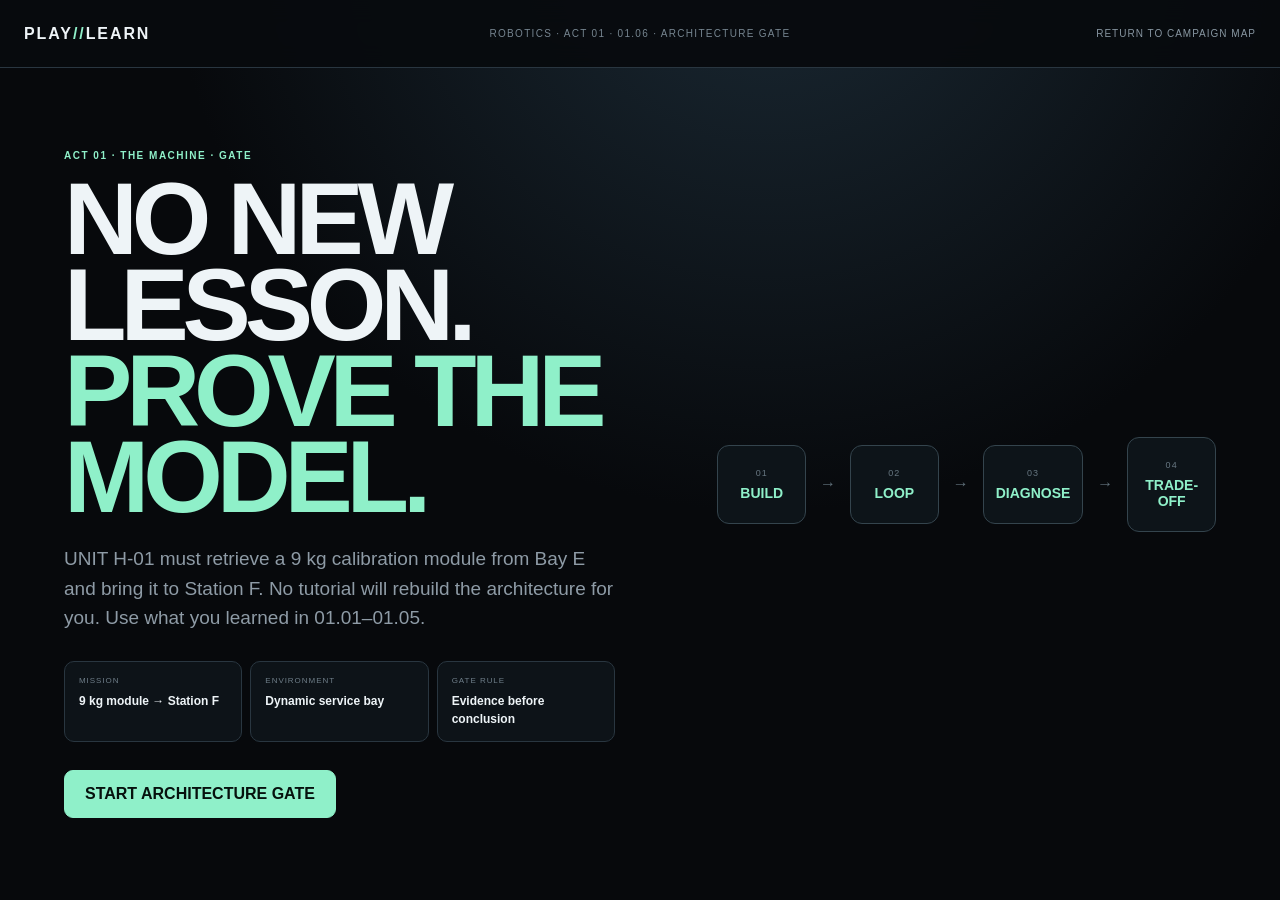
<file: campaign/act-01/01-06-architecture-gate.html>
<!doctype html>
<html lang="en">
<head>
<meta charset="utf-8">
<meta name="viewport" content="width=device-width,initial-scale=1">
<meta name="description" content="PLAY//LEARN Robotics — Act 01 Mission 06: Architecture Gate">
<title>PLAY//LEARN — 01.06 Architecture Gate</title>
<link rel="stylesheet" href="../../assets/css/a01m01-system-layers.css?v=1-20260811">
<link rel="stylesheet" href="../../assets/css/a01m06-architecture-gate.css?v=1-20260811">
<link rel="stylesheet" href="../../assets/css/completion-inline.css?v=completion1-20260812">
</head>
<body>
<header class="topbar">
  <a class="brand" href="../../">PLAY<span>//</span>LEARN</a>
  <div class="mission-id">ROBOTICS · ACT 01 · 01.06 · ARCHITECTURE GATE</div>
  <a class="map-link" href="../../#campaign">RETURN TO CAMPAIGN MAP</a>
</header>
<main>
<section id="intro" class="intro gate-intro">
  <div>
    <p class="kicker">ACT 01 · THE MACHINE · GATE</p>
    <h1>NO NEW LESSON.<br><em>PROVE THE MODEL.</em></h1>
    <p class="lead">UNIT H-01 must retrieve a 9 kg calibration module from Bay E and bring it to Station F. No tutorial will rebuild the architecture for you. Use what you learned in 01.01–01.05.</p>
    <div class="brief">
      <div><span>MISSION</span><b>9 kg module → Station F</b></div>
      <div><span>ENVIRONMENT</span><b>Dynamic service bay</b></div>
      <div><span>GATE RULE</span><b>Evidence before conclusion</b></div>
    </div>
    <button id="startBtn" class="primary big" type="button">START ARCHITECTURE GATE</button>
  </div>
  <div class="gate-preview" aria-hidden="true">
    <div><span>01</span><b>BUILD</b></div><i>→</i><div><span>02</span><b>LOOP</b></div><i>→</i><div><span>03</span><b>DIAGNOSE</b></div><i>→</i><div><span>04</span><b>TRADE-OFF</b></div>
  </div>
</section>

<section id="game" class="game hidden gate-game">
  <aside class="panel left-panel">
    <p class="kicker">GATE PROGRESS</p>
    <h2 id="phaseName">BUILD</h2>
    <p id="phaseGoal" class="phase-goal"></p>
    <div class="progress"><i id="progressFill"></i></div>
    <div id="phaseCount" class="phase-count">01 / 04</div>
    <div class="instruction"><span>OBJECTIVE</span><b id="actionText"></b></div>
    <div class="gate-criteria">
      <div id="critBuild"><span>01</span><b>Functional architecture</b><em>NOT PROVED</em></div>
      <div id="critLoop"><span>02</span><b>Closed-loop adaptation</b><em>NOT PROVED</em></div>
      <div id="critDiag"><span>03</span><b>Interface diagnosis</b><em>NOT PROVED</em></div>
      <div id="critTrade"><span>04</span><b>System trade-off</b><em>NOT PROVED</em></div>
    </div>
    <div class="source-note"><span>GATE RULE</span><b>No score for guessing</b><p>A mistake does not remove points. It must produce information. The Gate passes when every skill has been demonstrated through a verifiable action.</p></div>
  </aside>

  <section class="panel center-panel">
    <div class="stage-head"><div><p class="kicker">ACT 01 FINAL EXERCISE</p><h2 id="stageTitle">Build the functional stack</h2></div><div class="stage-actions"><button id="coachBtn" class="secondary" type="button">ASK COACH</button><button id="resetBtn" class="secondary" type="button">RESET GATE</button></div></div>

    <div id="stageBuild" class="gate-stage">
      <div class="gate-brief"><span>SCENARIO</span><b>Recover calibration module → Station F</b><small>Build only the top-level functional architecture. Hardware cards are mixed into the tray.</small></div>
      <div class="build-gate-layout">
        <div class="gate-tray" id="gateTray">
          <button data-module="control" data-type="function" type="button">REAL-TIME CONTROL</button>
          <button data-module="camera" data-type="implementation" type="button">CAMERA</button>
          <button data-module="mission" data-type="function" type="button">MISSION / USE CASE</button>
          <button data-module="plant" data-type="function" type="button">PHYSICAL PLANT / ENERGY</button>
          <button data-module="battery" data-type="implementation" type="button">BATTERY PACK</button>
          <button data-module="state" data-type="function" type="button">PERCEPTION / STATE ESTIMATION</button>
          <button data-module="behavior" data-type="function" type="button">TASK AUTONOMY / BEHAVIOR</button>
          <button data-module="motor" data-type="implementation" type="button">JOINT MOTOR</button>
          <button data-module="motion" data-type="function" type="button">MOTION GENERATION / PLANNING</button>
        </div>
        <div class="gate-stack" id="gateStack">
          <button class="gate-slot" data-slot="0" type="button"><span>01 · OUTCOME + CONSTRAINTS</span><b>EMPTY</b></button>
          <button class="gate-slot" data-slot="1" type="button"><span>02 · SEQUENCE + DECISIONS</span><b>EMPTY</b></button>
          <button class="gate-slot" data-slot="2" type="button"><span>03 · USABLE BODY + WORLD STATE</span><b>EMPTY</b></button>
          <button class="gate-slot" data-slot="3" type="button"><span>04 · FEASIBLE DESIRED MOTION</span><b>EMPTY</b></button>
          <button class="gate-slot" data-slot="4" type="button"><span>05 · FAST CORRECTIONS</span><b>EMPTY</b></button>
          <button class="gate-slot" data-slot="5" type="button"><span>06 · FORCE + CONTACT + ENERGY</span><b>EMPTY</b></button>
        </div>
      </div>
      <div class="center-actions"><button id="checkBuild" class="primary" type="button" disabled>RUN ARCHITECTURE TRACE</button></div>
    </div>

    <div id="stageLoop" class="gate-stage hidden">
      <div class="gate-brief"><span>EVENT</span><b>Worker cart enters Route A after command dispatch</b><small>The physical plant sees the obstruction first. Make the architecture adapt without deleting the safety constraint.</small></div>
      <div class="loop-gate">
        <div class="loop-world"><div id="loopRobot" class="gate-robot">H-01</div><div id="loopCart" class="gate-cart hidden">CART</div><div class="gate-destination">STATION F</div><div id="loopTruth" class="gate-truth">WORLD: CLEAR</div></div>
        <div class="loop-board">
          <div><span>MISSION</span><b id="loopMission">DELIVER MODULE</b></div>
          <button class="return-gate" data-return="0" type="button">EVIDENCE LINK 1 · OFF</button>
          <div><span>BEHAVIOR</span><b id="loopBehavior">ROUTE A</b></div>
          <button class="return-gate" data-return="1" type="button">EVIDENCE LINK 2 · OFF</button>
          <div><span>STATE</span><b id="loopState">ROUTE A CLEAR</b></div>
          <button class="return-gate" data-return="2" type="button">EVIDENCE LINK 3 · OFF</button>
          <div><span>MOTION</span><b id="loopMotion">FOLLOW ROUTE A</b></div>
          <button class="return-gate" data-return="3" type="button">EVIDENCE LINK 4 · OFF</button>
          <div><span>CONTROL</span><b id="loopControl">TRACKING</b></div>
          <button class="return-gate" data-return="4" type="button">EVIDENCE LINK 5 · OFF</button>
          <div><span>PLANT</span><b id="loopPlant">MOVING</b></div>
        </div>
      </div>
      <div class="center-actions"><button id="runLoop" class="primary" type="button">RUN WITH CURRENT LINKS</button></div>
    </div>

    <div id="stageDiag" class="gate-stage hidden">
      <div class="gate-brief"><span>NEW INCIDENT</span><b>Hand stops 12 cm short · motor tracking 99%</b><small>Open probes and identify the first interface where SENT ≠ RECEIVED. Test your hypothesis; wrong hypotheses remain testable.</small></div>
      <div class="diag-gate">
        <div class="diag-chain">
          <div><span>MISSION</span><b>GRASP MODULE</b></div>
          <button class="gate-probe" data-probe="0" type="button">P1</button>
          <div><span>BEHAVIOR</span><b>REACH + GRASP</b></div>
          <button class="gate-probe" data-probe="1" type="button">P2</button>
          <div><span>STATE</span><b>HANDLE x = +0.36 m</b></div>
          <button class="gate-probe" data-probe="2" type="button">P3</button>
          <div><span>MOTION</span><b>WRIST x = +0.36 m</b></div>
          <button class="gate-probe" data-probe="3" type="button">P4</button>
          <div><span>CONTROL</span><b>TRACK x = +0.24 m</b></div>
          <button class="gate-probe" data-probe="4" type="button">P5</button>
          <div><span>PLANT</span><b>HAND x = +0.24 m</b></div>
        </div>
        <div class="diag-readout" id="diagReadout"><span>PROBE READOUT</span><b>No probe opened.</b><p>Compare sender packet with receiver packet.</p></div>
      </div>
      <div class="hyp-row" id="hypRow"><button data-hyp="0" type="button">P1</button><button data-hyp="1" type="button">P2</button><button data-hyp="2" type="button">P3</button><button data-hyp="3" type="button">P4</button><button data-hyp="4" type="button">P5</button></div>
      <div class="center-actions"><button id="testHyp" class="primary" type="button" disabled>ISOLATE CURRENT HYPOTHESIS</button></div>
    </div>

    <div id="stageTrade" class="gate-stage hidden">
      <div class="gate-brief"><span>FINAL CONDITION</span><b>Detour + 9 kg payload + thermal derate</b><small>All subsystems remain healthy. Find whether the current 58 s deadline has any feasible operating point.</small></div>
      <div class="trade-gate">
        <div class="margin-board">
          <div><span>TIME MARGIN</span><b id="gateTime">—</b><i><em id="gateTimeBar"></em></i></div>
          <div><span>ACTUATION MARGIN</span><b id="gateAct">—</b><i><em id="gateActBar"></em></i></div>
          <div><span>ENERGY MARGIN</span><b id="gateEnergy">—</b><i><em id="gateEnergyBar"></em></i></div>
          <div class="gate-feasible" id="gateFeasible">UNKNOWN</div>
        </div>
        <div class="pace-gate"><label><span>EXECUTION PACE</span><b id="gatePaceValue">0.72×</b></label><input id="gatePace" type="range" min="45" max="110" value="72"><small>Explore both ends before making a requirement decision.</small></div>
        <div class="req-gate" id="reqGate">
          <button data-req="payload" type="button"><span>MISSION OUTCOME</span><b>DELIVER 9 kg MODULE</b></button>
          <button data-req="safety" type="button"><span>SAFETY</span><b>AVOID BLOCKED ROUTE</b></button>
          <button data-req="deadline" type="button"><span>SERVICE TARGET</span><b id="gateDeadline">COMPLETE ≤ 58 s</b></button>
        </div>
      </div>
      <div class="center-actions"><button id="proposeGateChange" class="primary" type="button" disabled>PROPOSE REQUIREMENT CHANGE</button><button id="verifyGate" class="secondary" type="button" disabled>RUN FINAL VERIFICATION</button></div>
    </div>

    <div id="gateResult" class="result neutral"><b>GATE READY</b><span>Complete each demonstration. Wrong actions should give you evidence, not points lost.</span></div>
  </section>

  <aside class="panel right-panel">
    <p class="kicker">EVIDENCE RECORD</p>
    <h2>What have you proved?</h2>
    <div id="evidenceRecord" class="evidence-record">
      <div><span>BUILD</span><b>Waiting</b><p>—</p></div>
      <div><span>LOOP</span><b>Waiting</b><p>—</p></div>
      <div><span>DIAGNOSIS</span><b>Waiting</b><p>—</p></div>
      <div><span>TRADE-OFF</span><b>Waiting</b><p>—</p></div>
    </div>
    <div class="translation-box"><span>ACT 01 THESIS</span><p id="keyIdea">A humanoid is a cyber-physical system. Read the functions, interfaces, evidence and requirements together.</p></div>
    <div class="log-wrap"><span>GATE LOG</span><pre id="log">ARCHITECTURE GATE
STATUS ........... READY
NEW CONCEPTS ..... NONE
EVIDENCE ......... REQUIRED</pre></div>
  </aside>
</section>
</main>

<div id="gateModal" class="modal hidden"><div class="modal-card"><p class="kicker" id="gateModalKicker">GATE EVIDENCE</p><h2 id="gateModalTitle"></h2><p id="gateModalText"></p><div id="gateModalEvidence" class="lesson-chain"></div><button id="gateModalContinue" class="primary" type="button">CONTINUE</button></div></div>
<div id="completeModal" class="modal hidden"><div class="modal-card gate-complete"><p class="kicker">ACT 01 COMPLETE</p><h2>THE MACHINE — PASSED.</h2><p>You rebuilt the functional architecture, closed the loop with the real world, located an interface break, and defended a system decision using margins and requirements.</p><div class="gate-masteries"><div><span>ARCHITECTURE</span><b>INTEGRATED</b></div><div><span>INTERFACES</span><b>DIAGNOSED</b></div><div><span>REQUIREMENTS</span><b>APPLIED</b></div><div><span>ACT 01</span><b>MASTERED</b></div></div><div class="unlock"><span>PERSISTENT BUILD</span><b>ARCHITECTURE + FIRST CHASSIS</b></div><div class="complete-actions"><a class="secondary linkbtn" href="../../#campaign">RETURN TO CAMPAIGN MAP</a><button id="replayBtn" class="primary" type="button">REPLAY GATE</button></div></div></div>
<div id="coachPanel" class="coach hidden"><div><span>COACH · METHOD ONLY</span><button id="closeCoach" type="button">×</button></div><p id="coachText"></p></div>
<script src="../../assets/js/a01m06-architecture-gate.js?v=1-20260811"></script>
<script src="../../assets/js/qa3/custom-qa3-hotfix.js?v=qa3-20260812"></script>
<script src="../../assets/js/completion-inline.js?v=completion1-20260812"></script>
</body>
</html>
</file>
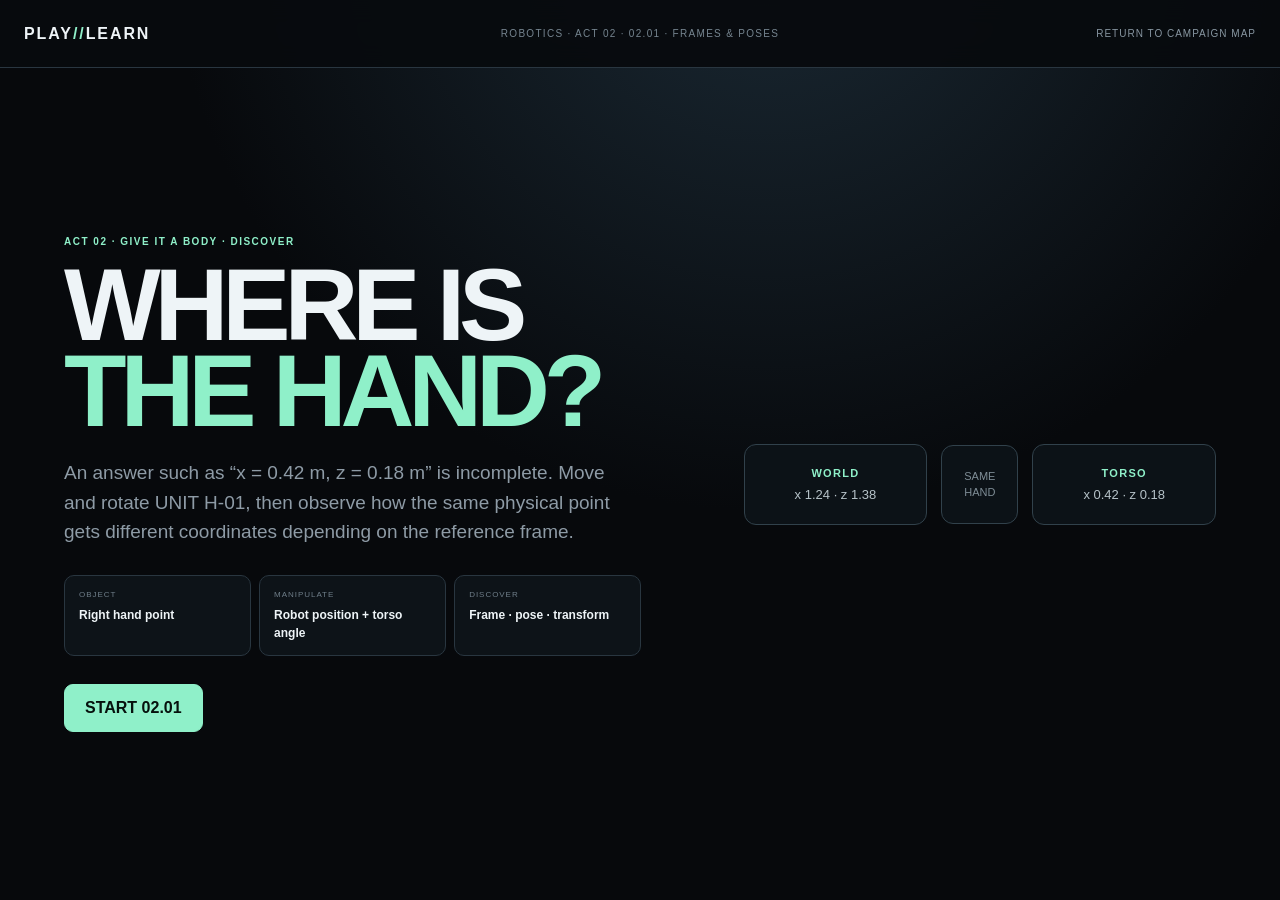
<file: campaign/act-02/02-01-frames-poses.html>
<!doctype html>
<html lang="en">
<head>
<meta charset="utf-8">
<meta name="viewport" content="width=device-width,initial-scale=1">
<meta name="description" content="PLAY//LEARN Robotics — Act 02 Mission 01: Frames & Poses">
<title>PLAY//LEARN — 02.01 Frames & Poses</title>
<link rel="stylesheet" href="../../assets/css/a01m01-system-layers.css?v=1-20260811">
<link rel="stylesheet" href="../../assets/css/a02m01-frames-poses.css?v=1-20260811">
<link rel="stylesheet" href="../../assets/css/completion-inline.css?v=completion1-20260812">
</head>
<body>
<header class="topbar">
  <a class="brand" href="../../">PLAY<span>//</span>LEARN</a>
  <div class="mission-id">ROBOTICS · ACT 02 · 02.01 · FRAMES & POSES</div>
  <a class="map-link" href="../../#campaign">RETURN TO CAMPAIGN MAP</a>
</header>
<main>
<section id="intro" class="intro frame-intro">
  <div>
    <p class="kicker">ACT 02 · GIVE IT A BODY · DISCOVER</p>
    <h1>WHERE IS<br><em>THE HAND?</em></h1>
    <p class="lead">An answer such as “x = 0.42 m, z = 0.18 m” is incomplete. Move and rotate UNIT H-01, then observe how the same physical point gets different coordinates depending on the reference frame.</p>
    <div class="brief">
      <div><span>OBJECT</span><b>Right hand point</b></div>
      <div><span>MANIPULATE</span><b>Robot position + torso angle</b></div>
      <div><span>DISCOVER</span><b>Frame · pose · transform</b></div>
    </div>
    <button id="startBtn" class="primary big" type="button">START 02.01</button>
  </div>
  <div class="frame-preview" aria-hidden="true">
    <div class="preview-world"><b>WORLD</b><span>x 1.24 · z 1.38</span></div>
    <div class="preview-same">SAME<br>HAND</div>
    <div class="preview-local"><b>TORSO</b><span>x 0.42 · z 0.18</span></div>
  </div>
</section>

<section id="game" class="game hidden frame-game">
  <aside class="panel left-panel">
    <p class="kicker">LEARNING LOOP</p>
    <h2 id="phaseName">HOOK</h2>
    <p id="phaseGoal" class="phase-goal"></p>
    <div class="progress"><i id="progressFill"></i></div>
    <div id="phaseCount" class="phase-count">01 / 06</div>
    <div class="instruction"><span>WHAT TO DO</span><b id="actionText"></b></div>
    <div class="watch"><span>WHAT TO WATCH</span><div id="watchList"></div></div>
    <div class="source-note"><span>COURSE CONCEPT</span><b>Kinematics before forces</b><p>Day 2 treats geometry first: coordinate frames describe where links and end effectors are before asking what forces produce the motion.</p></div>
  </aside>

  <section class="panel center-panel">
    <div class="stage-head"><div><p class="kicker">KINEMATIC VIEW</p><h2 id="stageTitle">One point · multiple descriptions</h2></div><div class="stage-actions"><button id="coachBtn" class="secondary" type="button">ASK COACH</button><button id="resetBtn" class="secondary" type="button">RESET</button></div></div>

    <div class="frame-controls">
      <label><span>ROBOT WORLD X</span><b id="baseXValue">0.30 m</b><input id="baseX" type="range" min="0" max="100" value="30"></label>
      <label><span>TORSO ANGLE</span><b id="torsoAngleValue">0°</b><input id="torsoAngle" type="range" min="-35" max="35" value="0"></label>
      <label id="handXControl" class="locked-control"><span>HAND X IN TORSO</span><b id="handXValue">0.42 m</b><input id="handX" type="range" min="20" max="60" value="42" disabled></label>
      <label id="handZControl" class="locked-control"><span>HAND Z IN TORSO</span><b id="handZValue">0.18 m</b><input id="handZ" type="range" min="5" max="40" value="18" disabled></label>
    </div>

    <div class="frame-layout">
      <div id="world" class="frame-world">
        <div class="grid"></div>
        <div class="world-axis x"><span>WORLD +X</span></div><div class="world-axis z"><span>WORLD +Z</span></div>
        <div id="fixedTarget" class="fixed-target hidden"><b>TARGET</b><span id="targetLabel"></span></div>
        <div id="robotRig" class="robot-rig">
          <div id="torsoRig" class="torso-rig">
            <div class="torso-axis x"><span>TORSO +X</span></div><div class="torso-axis z"><span>TORSO +Z</span></div>
            <div class="rig-body"></div><div class="rig-head"></div>
            <div id="shoulderOrigin" class="shoulder-origin">S</div>
            <div id="armLine" class="arm-line"></div><div id="handPoint" class="hand-point">H</div>
          </div>
        </div>
      </div>

      <div class="coordinate-panel">
        <div class="coordinate-card world-card"><span>HAND IN WORLD FRAME</span><b id="worldReadout">x 0.72 · z 1.08</b><small>Coordinates measured from the fixed room origin.</small></div>
        <div class="coordinate-card torso-card"><span>HAND IN TORSO FRAME</span><b id="torsoReadout">x 0.42 · z 0.18</b><small>Coordinates measured from an origin attached to the torso.</small></div>
        <div class="coordinate-card shoulder-card"><span>HAND IN SHOULDER FRAME</span><b id="shoulderReadout">x 0.32 · z 0.06</b><small>Coordinates measured from the shoulder origin.</small></div>
        <div id="poseCard" class="pose-card"><span>PHYSICAL POINT</span><b>SAME HAND</b><p>Three numerical descriptions can all be correct at the same time.</p></div>
      </div>
    </div>

    <div id="challenge" class="challenge hidden">
      <div><span>ACTIVE TARGET</span><b id="challengeText"></b><small id="challengeHint"></small></div>
      <div id="challengeStatus" class="challenge-status">NOT ALIGNED</div>
    </div>

    <div class="center-actions"><button id="mainAction" class="primary" type="button">MOVE ROBOT +0.40 m</button></div>
    <div id="result" class="result neutral"><b>READY</b><span>Start with the same hand point and change only the robot's world position.</span></div>
    <div id="reflection" class="reflection hidden"><div><span>WHAT YOU JUST SAW</span><b id="reflectionSaw"></b></div><div><span>WHY IT MATTERS</span><b id="reflectionWhy"></b></div><button id="reflectionContinue" class="secondary" type="button">CONTINUE</button></div>
  </section>

  <aside class="panel right-panel">
    <p class="kicker">FRAME MONITOR</p><h2>What moved with what?</h2>
    <p class="micro">A frame is an origin plus axes. Some frames are fixed to the world; others move with the robot.</p>
    <div class="frame-monitor">
      <div><span>WORLD FRAME</span><b id="worldFrameState">FIXED TO ROOM</b></div>
      <div><span>TORSO FRAME</span><b id="torsoFrameState">MOVES WITH ROBOT</b></div>
      <div><span>SHOULDER FRAME</span><b id="shoulderFrameState">MOVES WITH TORSO</b></div>
      <div><span>HAND POINT</span><b id="handState">FIXED RELATIVE TO TORSO</b></div>
    </div>
    <div class="translation-box"><span>KEY IDEA</span><p id="keyIdea">Coordinates do not describe a point by themselves. They describe a point relative to a chosen frame.</p></div>
    <div class="log-wrap"><span>GEOMETRY LOG</span><pre id="log">WORLD FRAME ..... FIXED
TORSO FRAME ..... ATTACHED
HAND LOCAL ...... (0.42, 0.18)
FRAME QUESTION .. OPEN</pre></div>
  </aside>
</section>
</main>

<div id="conceptModal" class="modal hidden"><div class="modal-card"><p class="kicker">NAME WHAT YOU OBSERVED</p><h2>FRAME · POSE · TRANSFORM</h2><p>A <strong>coordinate frame</strong> is an origin plus axes. A <strong>pose</strong> describes position and orientation relative to a frame. A <strong>transform</strong> converts a description from one frame to another.</p><div class="final-stack"><b>WORLD FRAME</b><i>⇄ transform</i><b>TORSO FRAME</b><i>⇄ transform</i><b>SHOULDER FRAME</b></div><button id="conceptContinue" class="primary" type="button">USE THE MODEL</button></div></div>

<div id="completeModal" class="modal hidden"><div class="modal-card"><p class="kicker">02.01 COMPLETE</p><h2>REFERENCE FRAMES INSTALLED.</h2><p>You observed that the same physical point can have several valid coordinate descriptions. You then used the requested frame to reach two different targets.</p><div class="unlock"><span>PERSISTENT BUILD</span><b>WORLD · TORSO · SHOULDER FRAMES</b></div><div class="complete-actions"><a class="secondary linkbtn" href="../../#campaign">RETURN TO CAMPAIGN MAP</a><button id="replayBtn" class="primary" type="button">REPLAY 02.01</button></div></div></div>
<div id="coachPanel" class="coach hidden"><div><span>COACH</span><button id="closeCoach" type="button">×</button></div><p id="coachText"></p></div>
<script src="../../assets/js/a02m01-frames-poses.js?v=1-20260811"></script>
<script src="../../assets/js/completion-inline.js?v=completion1-20260812"></script>
</body>
</html>
</file>
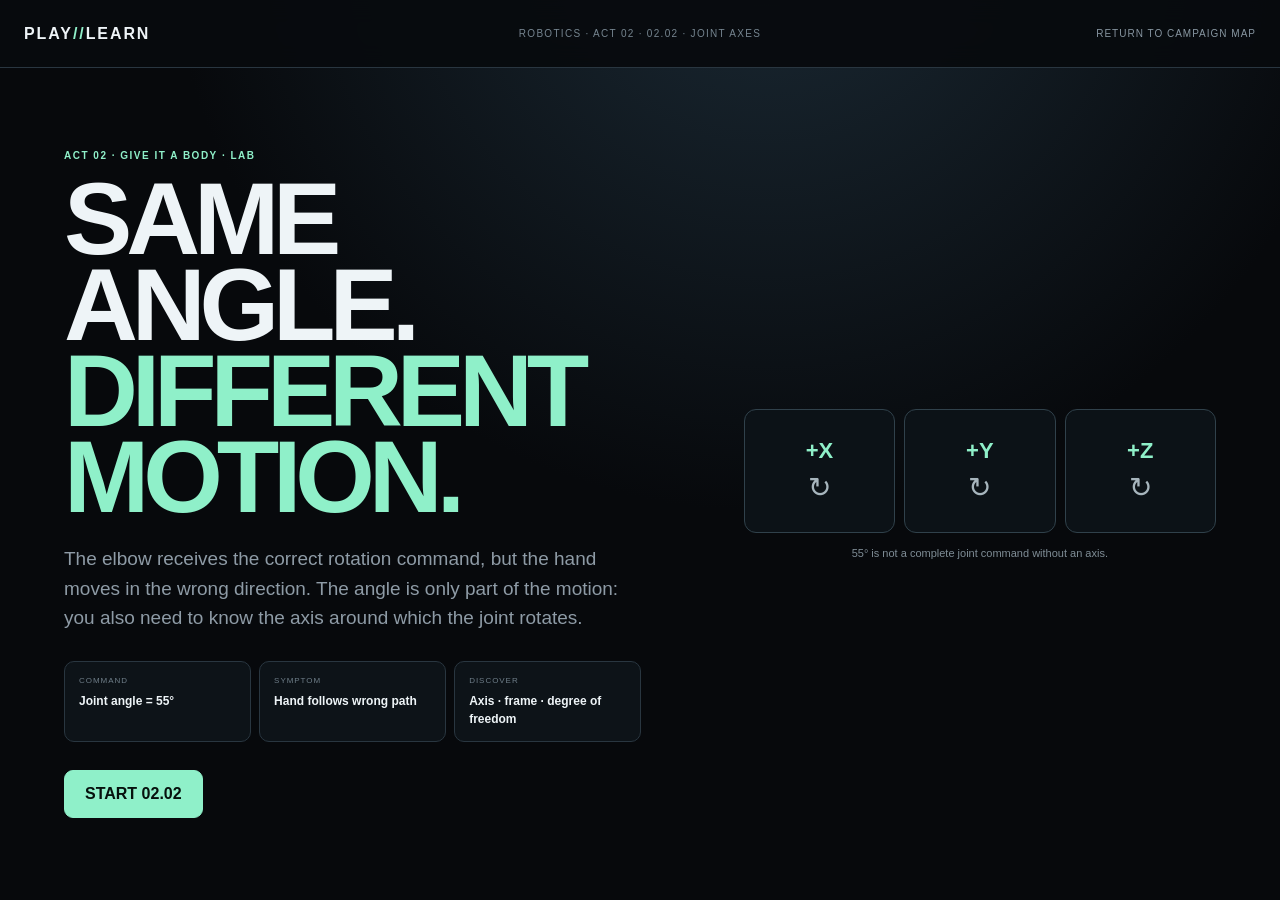
<file: campaign/act-02/02-02-joint-axes.html>
<!doctype html>
<html lang="en">
<head>
<meta charset="utf-8">
<meta name="viewport" content="width=device-width,initial-scale=1">
<meta name="description" content="PLAY//LEARN Robotics — Act 02 Mission 02: Joint Axes">
<title>PLAY//LEARN — 02.02 Joint Axes</title>
<link rel="stylesheet" href="../../assets/css/a01m01-system-layers.css?v=1-20260811">
<link rel="stylesheet" href="../../assets/css/a02m02-joint-axes.css?v=1-20260811">
<link rel="stylesheet" href="../../assets/css/completion-inline.css?v=completion1-20260812">
</head>
<body>
<header class="topbar">
  <a class="brand" href="../../">PLAY<span>//</span>LEARN</a>
  <div class="mission-id">ROBOTICS · ACT 02 · 02.02 · JOINT AXES</div>
  <a class="map-link" href="../../#campaign">RETURN TO CAMPAIGN MAP</a>
</header>
<main>
<section id="intro" class="intro axis-intro">
  <div>
    <p class="kicker">ACT 02 · GIVE IT A BODY · LAB</p>
    <h1>SAME ANGLE.<br><em>DIFFERENT MOTION.</em></h1>
    <p class="lead">The elbow receives the correct rotation command, but the hand moves in the wrong direction. The angle is only part of the motion: you also need to know the axis around which the joint rotates.</p>
    <div class="brief">
      <div><span>COMMAND</span><b>Joint angle = 55°</b></div>
      <div><span>SYMPTOM</span><b>Hand follows wrong path</b></div>
      <div><span>DISCOVER</span><b>Axis · frame · degree of freedom</b></div>
    </div>
    <button id="startBtn" class="primary big" type="button">START 02.02</button>
  </div>
  <div class="axis-preview" aria-hidden="true">
    <div><b>+X</b><span>↻</span></div><div><b>+Y</b><span>↻</span></div><div><b>+Z</b><span>↻</span></div>
    <p>55° is not a complete joint command without an axis.</p>
  </div>
</section>
<section id="game" class="game hidden axis-game">
  <aside class="panel left-panel">
    <p class="kicker">LEARNING LOOP</p>
    <h2 id="phaseName">HOOK</h2>
    <p id="phaseGoal" class="phase-goal"></p>
    <div class="progress"><i id="progressFill"></i></div>
    <div id="phaseCount" class="phase-count">01 / 06</div>
    <div class="instruction"><span>WHAT TO DO</span><b id="actionText"></b></div>
    <div class="watch"><span>WHAT TO WATCH</span><div id="watchList"></div></div>
    <div class="source-note"><span>COURSE CONCEPT</span><b>Kinematic tree + joint coordinates</b><p>A joint connects two links and constrains their relative motion. A joint coordinate only has meaning together with the joint type and the axis it applies to.</p></div>
  </aside>
  <section class="panel center-panel">
    <div class="stage-head"><div><p class="kicker">JOINT BENCH</p><h2 id="stageTitle">Angle alone is ambiguous</h2></div><div class="stage-actions"><button id="coachBtn" class="secondary" type="button">ASK COACH</button><button id="resetBtn" class="secondary" type="button">RESET</button></div></div>
    <div class="axis-controls">
      <div class="axis-select"><span>JOINT AXIS · PARENT FRAME</span><div><button data-axis="x" type="button">LOCAL X</button><button data-axis="y" type="button">LOCAL Y</button><button data-axis="z" type="button">LOCAL Z</button></div></div>
      <label><span>JOINT ANGLE</span><b id="jointAngleValue">0°</b><input id="jointAngle" type="range" min="-75" max="75" value="0"></label>
      <label><span>PARENT FRAME YAW</span><b id="parentYawValue">0°</b><input id="parentYaw" type="range" min="-55" max="55" value="0" disabled></label>
    </div>
    <div class="axis-layout">
      <div id="axisWorld" class="axis-world">
        <svg id="axisSvg" viewBox="0 0 760 520" role="img" aria-label="Pseudo-3D articulated arm joint visualization">
          <g class="world-grid" opacity=".35">
            <path d="M40 430 H720 M80 390 H680 M120 350 H640 M160 310 H600 M200 270 H560 M240 230 H520"/>
            <path d="M120 470 L360 230 M220 470 L410 280 M320 470 L460 330 M420 470 L510 380 M520 470 L560 430"/>
          </g>
          <g id="worldAxes" class="world-axes">
            <line x1="95" y1="445" x2="205" y2="445" class="wx"/><text x="210" y="450">WORLD +X</text>
            <line x1="95" y1="445" x2="55" y2="405" class="wy"/><text x="18" y="402">+Y</text>
            <line x1="95" y1="445" x2="95" y2="335" class="wz"/><text x="103" y="337">+Z</text>
          </g>
          <g id="rigGroup">
            <line id="upperArm" x1="0" y1="0" x2="0" y2="0" class="upper-arm"/>
            <circle id="jointPoint" cx="0" cy="0" r="14" class="joint-point"/>
            <line id="axisLine" x1="0" y1="0" x2="0" y2="0" class="joint-axis"/>
            <text id="axisLabel" x="0" y="0" class="axis-label">LOCAL Z</text>
            <line id="forearm" x1="0" y1="0" x2="0" y2="0" class="forearm"/>
            <circle id="handPoint" cx="0" cy="0" r="12" class="hand-point-svg"/>
            <text id="handLabel" x="0" y="0" class="hand-label-svg">HAND</text>
            <path id="motionArc" d="" class="motion-arc"/>
          </g>
          <g id="targetGroup" class="target-group hidden">
            <circle id="targetPoint" cx="0" cy="0" r="18"/>
            <text id="targetText" x="0" y="0">TARGET</text>
          </g>
        </svg>
        <div class="view-note">Pseudo-3D educational projection · geometry only · not a force simulation</div>
      </div>
      <div class="axis-readouts">
        <div class="readout-card"><span>SELECTED AXIS · LOCAL</span><b id="localAxisReadout">Z = (0, 0, 1)</b><small>Axis expressed in the parent link frame.</small></div>
        <div class="readout-card"><span>SAME AXIS · WORLD</span><b id="worldAxisReadout">(0.00, 0.00, 1.00)</b><small>Changes when the parent frame rotates.</small></div>
        <div class="readout-card"><span>JOINT COORDINATE q</span><b id="qReadout">0°</b><small>One independent coordinate for this 1-DoF revolute joint.</small></div>
        <div class="readout-card hand-card"><span>HAND POSITION · WORLD</span><b id="handWorldReadout">—</b><small>Result of parent pose + joint axis + joint angle + link length.</small></div>
        <div id="targetStatus" class="target-status hidden"><span>TARGET ERROR</span><b id="targetError">—</b></div>
      </div>
    </div>
    <div class="center-actions"><button id="mainAction" class="primary" type="button">RUN +55° WITH CURRENT AXIS</button></div>
    <div id="result" class="result neutral"><b>READY</b><span>First run the angle command with the current axis.</span></div>
    <div id="reflection" class="reflection hidden"><div><span>WHAT YOU JUST SAW</span><b id="reflectionSaw"></b></div><div><span>WHY IT MATTERS</span><b id="reflectionWhy"></b></div><button id="reflectionContinue" class="secondary" type="button">CONTINUE</button></div>
  </section>
  <aside class="panel right-panel">
    <p class="kicker">JOINT MODEL</p><h2>What defines the motion?</h2>
    <div class="joint-model"><div><span>PARENT LINK</span><b>UPPER ARM</b></div><div><span>JOINT TYPE</span><b>REVOLUTE</b></div><div><span>DOF</span><b>1</b></div><div><span>CHILD LINK</span><b>FOREARM</b></div></div>
    <div class="translation-box"><span>KEY IDEA</span><p id="keyIdea">The same numerical angle can produce a completely different hand trajectory when the joint axis changes.</p></div>
    <div class="evidence-board"><span>AXES EXPLORED</span><div id="axisEvidence"><b>X</b><b>Y</b><b>Z</b></div></div>
    <div class="log-wrap"><span>SYSTEM LOG</span><pre id="log">JOINT ............ REVOLUTE
DOF .............. 1
ANGLE ............ 0°
AXIS ............. LOCAL Z</pre></div>
  </aside>
</section>
</main>
<div id="conceptModal" class="modal hidden"><div class="modal-card"><p class="kicker">NAME WHAT YOU OBSERVED</p><h2>AXIS + ANGLE = JOINT MOTION.</h2><p>A revolute joint constrains the child link to rotate around a defined axis. For a <strong>1-DoF</strong> joint, the independent joint coordinate <strong>q</strong> is the rotation angle around that axis.</p><div class="lesson-chain"><b>JOINT AXIS</b> = direction of allowed rotation in a named frame<br><b>q</b> = amount of rotation around that axis<br><b>1 DoF</b> = one independent coordinate</div><button id="conceptContinue" class="primary" type="button">USE THE MODEL</button></div></div>
<div id="completeModal" class="modal hidden"><div class="modal-card"><p class="kicker">02.02 COMPLETE</p><h2>JOINT AXES INSTALLED.</h2><p>You verified that an angle does not define motion by itself. Joint type, joint axis, the frame in which that axis is defined, and the joint coordinate together determine the relative motion of the links.</p><div class="final-stack"><b>PARENT FRAME</b><i>↓</i><b>JOINT AXIS</b><i>+</i><b>JOINT COORDINATE q</b><i>↓</i><b>CHILD LINK POSE</b><i>↓</i><b>END-EFFECTOR MOTION</b></div><div class="unlock"><span>PERSISTENT BUILD</span><b>JOINT AXIS MAP</b></div><div class="complete-actions"><a class="secondary linkbtn" href="../../#campaign">RETURN TO CAMPAIGN MAP</a><button id="replayBtn" class="primary" type="button">REPLAY 02.02</button></div></div></div>
<div id="coachPanel" class="coach hidden"><div><span>COACH</span><button id="closeCoach" type="button">×</button></div><p id="coachText"></p></div>
<script src="../../assets/js/a02m02-joint-axes.js?v=1-20260811"></script>
<script src="../../assets/js/completion-inline.js?v=completion1-20260812"></script>
</body>
</html>
</file>
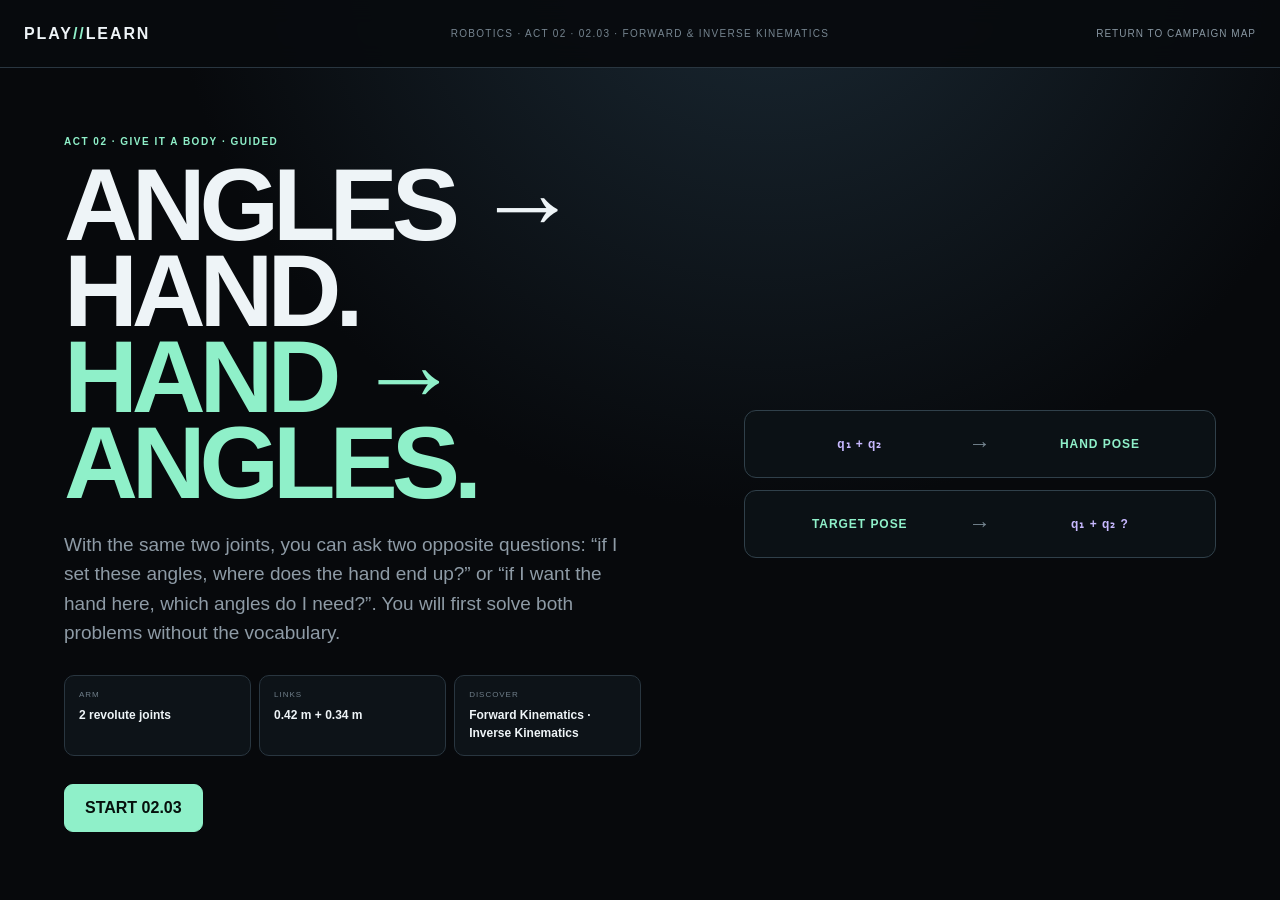
<file: campaign/act-02/02-03-forward-inverse-kinematics.html>
<!doctype html>
<html lang="en">
<head>
<meta charset="utf-8">
<meta name="viewport" content="width=device-width,initial-scale=1">
<meta name="description" content="PLAY//LEARN Robotics — Act 02 Mission 03: Forward & Inverse Kinematics">
<title>PLAY//LEARN — 02.03 Forward & Inverse Kinematics</title>
<link rel="stylesheet" href="../../assets/css/a01m01-system-layers.css?v=1-20260811">
<link rel="stylesheet" href="../../assets/css/a02m03-forward-inverse.css?v=1-20260811">
<link rel="stylesheet" href="../../assets/css/completion-inline.css?v=completion1-20260812">
</head>
<body>
<header class="topbar">
  <a class="brand" href="../../">PLAY<span>//</span>LEARN</a>
  <div class="mission-id">ROBOTICS · ACT 02 · 02.03 · FORWARD &amp; INVERSE KINEMATICS</div>
  <a class="map-link" href="../../#campaign">RETURN TO CAMPAIGN MAP</a>
</header>
<main>
<section id="intro" class="intro fk-intro">
  <div>
    <p class="kicker">ACT 02 · GIVE IT A BODY · GUIDED</p>
    <h1>ANGLES → HAND.<br><em>HAND → ANGLES.</em></h1>
    <p class="lead">With the same two joints, you can ask two opposite questions: “if I set these angles, where does the hand end up?” or “if I want the hand here, which angles do I need?”. You will first solve both problems without the vocabulary.</p>
    <div class="brief">
      <div><span>ARM</span><b>2 revolute joints</b></div>
      <div><span>LINKS</span><b>0.42 m + 0.34 m</b></div>
      <div><span>DISCOVER</span><b>Forward Kinematics · Inverse Kinematics</b></div>
    </div>
    <button id="startBtn" class="primary big" type="button">START 02.03</button>
  </div>
  <div class="fk-preview" aria-hidden="true">
    <div><b>q₁ + q₂</b><span>→</span><strong>HAND POSE</strong></div>
    <div><strong>TARGET POSE</strong><span>→</span><b>q₁ + q₂ ?</b></div>
  </div>
</section>
<section id="game" class="game hidden fk-game">
  <aside class="panel left-panel">
    <p class="kicker">LEARNING LOOP</p><h2 id="phaseName">FORWARD</h2><p id="phaseGoal" class="phase-goal"></p>
    <div class="progress"><i id="progressFill"></i></div><div id="phaseCount" class="phase-count">01 / 06</div>
    <div class="instruction"><span>WHAT TO DO</span><b id="actionText"></b></div>
    <div class="watch"><span>WHAT TO WATCH</span><div id="watchList"></div></div>
    <div class="source-note"><span>COURSE CONCEPT</span><b>Kinematics maps geometry</b><p>The calculations in this mission describe motion geometry. They do not simulate torque, inertia or force.</p></div>
  </aside>
  <section class="panel center-panel">
    <div class="stage-head"><div><p class="kicker">2-LINK ARM LAB</p><h2 id="stageTitle">Joint space → task space</h2></div><div class="stage-actions"><button id="coachBtn" class="secondary" type="button">ASK COACH</button><button id="resetBtn" class="secondary" type="button">RESET</button></div></div>
    <div class="joint-controls">
      <label><span>SHOULDER q₁</span><b id="q1Value">20°</b><input id="q1" type="range" min="-120" max="120" value="20"></label>
      <label><span>ELBOW q₂</span><b id="q2Value">55°</b><input id="q2" type="range" min="-150" max="150" value="55"></label>
      <div class="readout"><span>HAND X</span><b id="handX">0.00 m</b></div>
      <div class="readout"><span>HAND Z</span><b id="handZ">0.00 m</b></div>
    </div>
    <div class="arm-layout">
      <div id="armWorld" class="arm-world"><div class="arm-grid"></div><div class="origin-axis x"><span>+X</span></div><div class="origin-axis z"><span>+Z</span></div>
        <svg id="armSvg" viewBox="0 0 720 520" preserveAspectRatio="xMidYMid meet" aria-label="Two link arm">
          <circle cx="180" cy="390" r="9" class="joint shoulder"/><line id="link1" x1="180" y1="390" x2="360" y2="300" class="link"/><circle id="elbow" cx="360" cy="300" r="8" class="joint"/><line id="link2" x1="360" y1="300" x2="500" y2="190" class="link second"/><circle id="hand" cx="500" cy="190" r="12" class="hand"/><circle id="target" cx="520" cy="220" r="18" class="target hidden"/><path id="trace" d="" class="trace"/>
        </svg><div id="targetLabel" class="target-label hidden">TARGET</div>
      </div>
      <div class="kin-panel">
        <div class="kin-card"><span>JOINT SPACE</span><b id="jointSpace">q₁ 20° · q₂ 55°</b><small>The coordinates that describe the joints.</small></div><div class="kin-arrow">→</div>
        <div class="kin-card task"><span>TASK SPACE</span><b id="taskSpace">x — · z —</b><small>The end-effector position in the shoulder frame.</small></div>
        <div id="distanceCard" class="distance-card hidden"><span>TARGET ERROR</span><b id="targetError">—</b><small>Distance between hand and requested point.</small></div>
        <div id="limitCard" class="limit-card hidden"><span>JOINT LIMIT CHECK</span><b id="limitState">—</b><small id="limitText">—</small></div>
      </div>
    </div>
    <div id="challenge" class="challenge hidden"><div><span id="challengeKicker">TARGET</span><b id="challengeText"></b><small id="challengeHint"></small></div><div id="challengeStatus" class="challenge-status">SEARCHING</div></div>
    <div class="center-actions"><button id="mainAction" class="primary" type="button">EXPLORE BOTH JOINTS</button></div>
    <div id="result" class="result neutral"><b>READY</b><span>Move the joints and watch the hand position.</span></div>
    <div id="reflection" class="reflection hidden"><div><span>WHAT YOU JUST SAW</span><b id="reflectionSaw"></b></div><div><span>WHY IT MATTERS</span><b id="reflectionWhy"></b></div><button id="reflectionContinue" class="secondary" type="button">CONTINUE</button></div>
  </section>
  <aside class="panel right-panel">
    <p class="kicker">KINEMATIC MONITOR</p><h2>What is given?</h2>
    <div class="given-grid"><div><span>INPUT</span><b id="inputMode">JOINT ANGLES</b></div><div><span>OUTPUT</span><b id="outputMode">HAND POSITION</b></div><div><span>SOLUTIONS FOUND</span><b id="solutionCount">0</b></div><div><span>MODEL</span><b>PLANAR 2R ARM</b></div></div>
    <div class="translation-box"><span>KEY IDEA</span><p id="keyIdea">For now, do not name the method. Just notice which variables you choose and which variables the model gives back.</p></div>
    <div class="log-wrap"><span>SYSTEM LOG</span><pre id="log">MODE ............. ANGLES → HAND
q1 ............... 20°
q2 ............... 55°
TARGET ........... NONE</pre></div>
  </aside>
</section>
</main>
<div id="conceptModal" class="modal hidden"><div class="modal-card"><p class="kicker">NOW NAME THE TWO QUESTIONS</p><h2>FORWARD vs INVERSE KINEMATICS</h2><p><strong>Forward Kinematics (FK)</strong>: the joint coordinates are known, and the model computes the end-effector pose. <strong>Inverse Kinematics (IK)</strong>: the target end-effector pose is known, and we search for joint coordinates that can reach it.</p><div class="concept-pair"><div><b>FK</b><span>q → pose</span></div><div><b>IK</b><span>pose → q</span></div></div><button id="conceptContinue" class="primary" type="button">SOLVE THE INVERSE PROBLEM</button></div></div>
<div id="completeModal" class="modal hidden"><div class="modal-card"><p class="kicker">02.03 COMPLETE</p><h2>FK / IK RELATION INSTALLED.</h2><p>You used the same two joints in both directions of the problem: compute the hand from the joints, then find joint values from a target. You also found two configurations for the same target and verified that an IK solution can become unusable because of joint limits.</p><div class="unlock"><span>PERSISTENT BUILD</span><b>2-LINK KINEMATIC CHAIN</b></div><div class="complete-actions"><a class="secondary linkbtn" href="../../#campaign">RETURN TO CAMPAIGN MAP</a><button id="replayBtn" class="primary" type="button">REPLAY 02.03</button></div></div></div>
<div id="coachPanel" class="coach hidden"><div><span>COACH</span><button id="closeCoach" type="button">×</button></div><p id="coachText"></p></div>
<script src="../../assets/js/a02m03-forward-inverse.js?v=1-20260811"></script>
<script src="../../assets/js/completion-inline.js?v=completion1-20260812"></script>
</body></html>
</file>
<file: assets/css/main.css>
*{box-sizing:border-box}html{scroll-behavior:smooth}
:root{--bg:#07090c;--p:#10161c;--p2:#171f27;--line:#27323c;--text:#eef4f7;--muted:#8e9ba6;--mint:#8ff0c9;--blue:#8bb7ff}
body{margin:0;background:radial-gradient(circle at 65% -15%,#1b2a35 0,#07090c 45%);color:var(--text);font-family:Arial,Helvetica,sans-serif}
a{color:inherit;text-decoration:none}.nav{height:72px;border-bottom:1px solid var(--line);padding:0 5vw;display:flex;align-items:center;justify-content:space-between;position:sticky;top:0;background:#080b0eea;backdrop-filter:blur(16px);z-index:20}.brand{font-weight:900;letter-spacing:.12em}.brand span{color:var(--mint)}nav{display:flex;gap:28px;font-size:12px;letter-spacing:.08em;color:var(--muted)}nav a:hover{color:var(--text)}
main{max-width:1500px;margin:auto;padding:0 5vw}.hero{min-height:calc(100vh - 72px);display:grid;grid-template-columns:1.15fr .85fr;align-items:center;gap:4vw}.kicker{color:var(--mint);font-weight:900;letter-spacing:.16em;font-size:11px}.hero h1{font-size:clamp(58px,8vw,122px);line-height:.82;letter-spacing:-.06em;margin:18px 0 28px}.hero h1 em{font-style:normal;color:var(--mint)}.lead{max-width:760px;font-size:20px;line-height:1.55;color:var(--muted)}.cta-row{display:flex;gap:10px;flex-wrap:wrap;margin-top:30px}.button{display:inline-block;border:1px solid var(--line);padding:13px 18px;border-radius:9px;font-size:12px;font-weight:900;letter-spacing:.06em}.button.primary{background:var(--mint);border-color:var(--mint);color:#06110d}.button.secondary{background:#141c23}.button:hover{transform:translateY(-1px)}
.hero-system{height:540px;position:relative}.system-core{position:absolute;left:50%;top:50%;transform:translate(-50%,-50%);height:190px;width:190px;border-radius:50%;border:1px solid #4f7366;background:radial-gradient(circle,#173128,#0c1513);display:grid;place-items:center;font-size:29px;font-weight:900;letter-spacing:.1em;color:var(--mint);box-shadow:0 0 70px #8ff0c915}.hero-system:before,.hero-system:after{content:"";position:absolute;left:50%;top:50%;transform:translate(-50%,-50%);border:1px solid #27343d;border-radius:50%}.hero-system:before{width:360px;height:360px}.hero-system:after{width:510px;height:510px}.orbit{position:absolute;background:#0d1419;border:1px solid var(--line);border-radius:30px;padding:10px 14px;font-size:10px;letter-spacing:.12em;color:var(--muted)}.o1{left:4%;top:47%}.o2{right:3%;top:28%}.o3{right:3%;bottom:26%}.o4{left:25%;top:8%}.o5{left:22%;bottom:7%}
.section{padding:100px 0;border-top:1px solid #182129}.section-head{max-width:800px;margin-bottom:35px}.section h2{font-size:clamp(38px,5vw,72px);line-height:.95;letter-spacing:-.045em;margin:8px 0}.principles{display:grid;grid-template-columns:repeat(4,1fr);gap:12px}.principles article,.act{background:linear-gradient(180deg,var(--p2),var(--p));border:1px solid var(--line);border-radius:14px;padding:20px}.principles strong{color:#4d5964;font-size:30px}.principles h3{font-size:20px}.principles p,.act p,.lab-callout p{color:var(--muted);line-height:1.5}.campaign-head{max-width:none;display:flex;align-items:end;justify-content:space-between}.campaign-stat{display:grid;grid-template-columns:auto auto;gap:5px 12px;align-items:baseline}.campaign-stat b{font-size:34px;color:var(--mint)}.campaign-stat span{font-size:10px;letter-spacing:.12em;color:var(--muted)}.acts{display:grid;grid-template-columns:repeat(2,1fr);gap:12px}.act{display:grid;grid-template-columns:72px 1fr;gap:10px}.act-num{font-size:37px;color:#43505c;font-weight:900}.act small{color:var(--mint);letter-spacing:.12em;font-weight:900}.act h3{font-size:23px;margin:7px 0}.unlock{margin-top:12px;padding-top:12px;border-top:1px solid var(--line);font-size:11px;color:#a8b5bd}.unlock b{color:var(--blue)}
.lab-callout{display:flex;align-items:center;justify-content:space-between;gap:40px}.lab-callout>div{max-width:800px}footer{margin-top:60px;border-top:1px solid var(--line);min-height:180px;padding:45px 5vw;color:var(--muted);display:flex;justify-content:space-between;align-items:flex-start}
@media(max-width:900px){.hero{grid-template-columns:1fr;padding:70px 0}.hero-system{height:440px}.principles,.acts{grid-template-columns:1fr}.campaign-head,.lab-callout{display:block}.campaign-stat{margin-top:20px}.lab-callout .button{margin-top:20px}nav{gap:12px}.hero h1{font-size:58px}}
</file>
<file: assets/css/home-missions.css>
.mission-launch{padding-top:90px;padding-bottom:110px}
.mission-launch-head{max-width:940px;margin-bottom:34px}
.mission-launch-head h2{max-width:980px}
.mission-launch-head h2 span{color:var(--mint)}
.mission-launch-head>p:last-child{max-width:780px;color:var(--muted);font-size:15px;line-height:1.55;margin:18px 0 0}

.mission-grid{display:grid;grid-template-columns:minmax(0,1fr) 64px minmax(0,1fr);align-items:stretch;gap:12px}
.mission-card{position:relative;min-height:340px;padding:24px;background:linear-gradient(180deg,#172129,#0d1318);border:1px solid var(--line);border-radius:14px;display:flex;flex-direction:column;overflow:hidden;transition:transform .18s ease,border-color .18s ease,background .18s ease}
.mission-card:before{content:"";position:absolute;inset:0;background:radial-gradient(circle at 85% 5%,#8ff0c90d,transparent 34%);pointer-events:none}
.mission-card:hover{transform:translateY(-2px);border-color:#3c4c57;background:linear-gradient(180deg,#19242c,#0e151a)}
.mission-card-top{display:flex;align-items:center;justify-content:space-between;position:relative;z-index:1}
.mission-number{font-size:48px;line-height:1;font-weight:900;letter-spacing:-.05em;color:#485662}
.mission-status{padding:6px 9px;border:1px solid #315548;border-radius:999px;color:var(--mint);background:#0e1a15;font-size:9px;font-weight:900;letter-spacing:.14em}
.mission-card-copy{position:relative;z-index:1;margin:32px 0 26px}
.mission-domain{margin:0 0 8px!important;color:var(--mint)!important;font-size:10px!important;font-weight:900;letter-spacing:.14em}
.mission-card h3{font-size:30px;line-height:1;letter-spacing:-.035em;margin:0 0 14px}
.mission-card-copy>p:last-child{margin:0;color:var(--muted);line-height:1.55;max-width:560px}
.mission-start{position:relative;z-index:1;margin-top:auto;align-self:flex-start;min-width:170px;text-align:center}
.mission-arrow{display:grid;place-items:center;color:var(--mint);font-size:44px;font-weight:300;opacity:.7}

@media(max-width:900px){
  .mission-grid{grid-template-columns:1fr}
  .mission-arrow{height:42px;transform:rotate(90deg);font-size:34px}
  .mission-card{min-height:300px}
}
</file>
<file: assets/css/campaign-map.css>
/* PLAY//LEARN — Campaign Map */
.campaign-explainer{display:grid;grid-template-columns:1.2fr .8fr;gap:18px;margin:0 0 28px;padding:18px 20px;border:1px solid #2c3943;border-radius:14px;background:linear-gradient(180deg,#111920,#0c1217)}
.campaign-explainer h3{margin:0 0 8px;font-size:22px;letter-spacing:-.02em}.campaign-explainer p{margin:0;color:var(--muted);line-height:1.55;font-size:14px}.campaign-key{display:grid;gap:8px;align-content:start}.campaign-key div{display:flex;gap:9px;align-items:baseline;padding:8px 0;border-bottom:1px solid #243039}.campaign-key b{min-width:108px;color:var(--mint);font-size:10px;letter-spacing:.12em}.campaign-key span{color:#a8b6bf;font-size:12px}

.acts{display:grid!important;grid-template-columns:1fr!important;gap:10px!important}.act{display:block!important;padding:0!important;overflow:hidden}.act details{width:100%}.act summary{list-style:none;cursor:pointer;display:grid;grid-template-columns:68px minmax(0,1fr) auto;gap:14px;align-items:center;padding:18px 20px}.act summary::-webkit-details-marker{display:none}.act summary:after{content:'+';font-size:24px;color:#62717c;font-weight:300}.act details[open] summary:after{content:'−';color:var(--mint)}
.act-num{font-size:40px!important;line-height:1;color:#43505c!important}.act-copy small{color:var(--mint);letter-spacing:.12em;font-weight:900}.act-copy h3{font-size:24px!important;margin:5px 0 6px!important}.act-copy p{margin:0;color:var(--muted);font-size:13px}.act-meta{display:flex;align-items:center;justify-content:flex-end;gap:8px;flex-wrap:wrap}.act-status,.prototype-ref{padding:6px 9px;border-radius:999px;font-size:8px;font-weight:900;letter-spacing:.11em;white-space:nowrap}.act-status.next,.act-status.active{border:1px solid #3a6958;background:#0c1a14;color:var(--mint)}.act-status.complete{border:1px solid #4d6b9a;background:#0d1420;color:#9fc1ff}.act-status.locked{border:1px solid #303b44;background:#10161b;color:#687681}.act.act-complete{border-color:#314d6d}.act.act-complete .act-num{color:#6485aa!important}.prototype-ref{border:1px solid #544975;background:#171329;color:#c2b0ff}
.act-body{padding:0 20px 18px 102px;border-top:1px solid #25313a}.act-purpose{display:flex;justify-content:space-between;gap:16px;padding:14px 0 12px;font-size:12px;color:#aab7bf}.act-purpose b{color:var(--blue);font-size:9px;letter-spacing:.11em}.mission-list{display:grid;gap:6px}.roadmap-mission{display:grid;grid-template-columns:62px minmax(0,1fr) auto;gap:12px;align-items:center;padding:11px 12px;border:1px solid #28343d;border-radius:9px;background:#0c1217}.roadmap-mission.next,.roadmap-mission.playable{border-color:#3c6759;background:#0c1713}.roadmap-mission.completed{border-color:#34506f;background:#0d141d}.roadmap-id{font-weight:900;color:#596a76}.roadmap-copy b{display:block;font-size:13px}.roadmap-copy span{display:block;margin-top:3px;color:#72818c;font-size:9px;letter-spacing:.09em}.roadmap-copy p{margin:5px 0 0;color:#8f9da7;font-size:11px;line-height:1.4}.roadmap-status{font-size:8px;letter-spacing:.1em;font-weight:900;color:#687681}.roadmap-mission.next .roadmap-status,.roadmap-mission.playable .roadmap-status{color:var(--mint)}.roadmap-mission.completed .roadmap-status{color:#9fc1ff}.roadmap-mission.playable{grid-template-columns:62px minmax(0,1fr) auto auto}.roadmap-play{display:inline-flex;align-items:center;justify-content:center;padding:8px 12px;border-radius:7px;background:var(--mint);color:#07110d;font-size:9px;font-weight:900;letter-spacing:.08em;text-decoration:none}.roadmap-mission.completed .roadmap-play{background:#9fc1ff;color:#07101a}.roadmap-play:hover{transform:translateY(-1px)}

.prototype-launch{padding-top:80px}.prototype-launch .mission-launch-head h2 span{color:var(--mint)}.prototype-note{display:inline-flex;gap:8px;align-items:center;margin-top:10px;padding:8px 10px;border:1px solid #3b3158;border-radius:8px;background:#121020;color:#bcaeff;font-size:10px;letter-spacing:.08em}.mission-card.prototype-card{min-height:360px}.mission-number.prototype-number{font-size:38px;color:#6c5d93}.mission-status.validated{border-color:#4d4170;background:#161225;color:#c8b7ff}.prototype-map{margin:8px 0 0!important;color:#a998dd!important;font-size:10px!important;font-weight:900;letter-spacing:.08em}.prototype-card .mission-start{min-width:190px}

@media(max-width:900px){.campaign-explainer{grid-template-columns:1fr}.act summary{grid-template-columns:52px 1fr}.act-meta{grid-column:2;justify-content:flex-start}.act summary:after{position:absolute;right:18px}.act summary{position:relative}.act-body{padding-left:20px}.roadmap-mission,.roadmap-mission.playable{grid-template-columns:52px 1fr}.roadmap-status{grid-column:2}.roadmap-play{grid-column:2;justify-self:start}.act-purpose{display:block}.act-purpose span{display:block;margin-top:6px}}
</file>
<file: assets/css/lab-v005.css>
*{box-sizing:border-box}
:root{
--bg:#07090c;--panel:#10161c;--panel2:#171f27;--line:#293640;--text:#eef4f7;
--muted:#8e9ba6;--mint:#8ff0c9;--bad:#ff8585;--warn:#f2cf73;--blue:#89b9ff;
}
body{margin:0;background:radial-gradient(circle at 55% -15%,#1a2a35,#07090c 52%);color:var(--text);font-family:Arial,Helvetica,sans-serif;min-height:100vh}
button,a{font:inherit}.hidden{display:none!important}
.topbar{
  height:66px;
  border-bottom:1px solid var(--line);
  background:#080b0ef0;
  position:sticky;
  top:0;
  z-index:30;
}
.topbar-inner{
  max-width:1560px;
  height:100%;
  margin:0 auto;
  padding:0 14px;
  display:grid;
  grid-template-columns:1fr auto 1fr;
  align-items:center;
}
.topbar-spacer{min-width:1px}
.brand{text-decoration:none;color:var(--text);font-weight:900;letter-spacing:.12em}.brand span{color:var(--mint)}
.mission-id{font-size:10px;letter-spacing:.14em;color:var(--muted)}
button,.buttonlink{border:1px solid var(--line);border-radius:9px;padding:10px 13px;cursor:pointer;text-decoration:none}
.primary{background:var(--mint);border-color:var(--mint);color:#06120d;font-weight:900}.secondary{background:#1a242c;color:var(--text)}.ghost{background:transparent;color:var(--muted)}
button:disabled{opacity:.28;cursor:not-allowed}.wide{width:100%;margin-top:16px}.big{padding:14px 20px}
.kicker,.section-label{font-size:10px;letter-spacing:.16em;color:var(--mint);font-weight:900}.section-label{color:#6f7f8c;margin-bottom:8px}
.intro{min-height:calc(100vh - 66px);max-width:1320px;margin:auto;padding:6vh 5vw;display:grid;grid-template-columns:1.1fr .9fr;align-items:center;gap:7vw}
.intro h1{font-size:clamp(60px,8.5vw,122px);line-height:.84;letter-spacing:-.06em;margin:13px 0 25px}.lead{font-size:20px;line-height:1.55;color:var(--muted);max-width:760px}.brief{display:grid;grid-template-columns:repeat(3,1fr);gap:9px;margin:28px 0}.brief div{padding:14px;border:1px solid var(--line);border-radius:10px;background:#0e1419}.brief span{display:block;font-size:9px;color:#71808c;letter-spacing:.12em;margin-bottom:6px}.brief b{font-size:13px}
.intro-visual{position:relative;min-height:460px;border:1px solid #1e2931;border-radius:50%;display:grid;place-items:center;background:radial-gradient(circle,#142119 0,#0a1014 42%,transparent 64%)}.failure-card{width:210px;height:210px;border-radius:50%;display:flex;flex-direction:column;align-items:center;justify-content:center;border:1px solid #5b373a;background:#170e10}.failure-card span{font-size:10px;color:var(--bad);letter-spacing:.14em}.failure-card strong{font-size:54px;margin-top:8px}.failure-card small{color:var(--muted)}
.signal-stack{position:absolute;right:-15px;bottom:45px;width:270px;background:#0a1015;border:1px solid var(--line);border-radius:11px;padding:10px}.signal-stack div{display:flex;justify-content:space-between;padding:8px;border-bottom:1px solid #202a32;font-size:11px}.ok{color:var(--mint)!important}.bad{color:var(--bad)!important}

.game{max-width:1560px;margin:auto;padding:14px;display:grid;grid-template-columns:285px minmax(560px,1fr) 330px;gap:10px;min-height:calc(100vh - 66px)}
.panel{background:linear-gradient(180deg,var(--panel2),var(--panel));border:1px solid var(--line);border-radius:13px;padding:15px}.left,.right{align-self:stretch}
.phase-name{font-size:31px;font-weight:900;letter-spacing:-.03em;margin-top:5px}.phase-goal{font-size:12px;color:var(--muted);line-height:1.45;margin:8px 0 13px}.progress{height:6px;background:#212a31;border-radius:7px;overflow:hidden}.progress div{height:100%;background:var(--mint);transition:.3s}.phase-count{text-align:right;font-size:9px;color:#64727d;margin-top:5px}
.instruction{min-height:130px;margin:16px 0;padding:14px;border:1px solid #33423e;border-radius:10px;background:#0b1312;font-size:13px;line-height:1.55}.instruction b{color:var(--mint)}
.tool-section{margin-top:12px}.control-row{display:flex;align-items:center;justify-content:space-between;padding:11px 0;border-bottom:1px solid #222d35;font-size:12px}.toggle{background:#18241f;color:var(--mint)}.toggle.off{background:#211416;color:var(--bad);border-color:#58363a}
.range-control{padding:12px 0;border-bottom:1px solid #222d35}.range-control label{display:flex;justify-content:space-between;font-size:11px}.range-control label b{color:var(--mint)}input[type=range]{width:100%;margin-top:8px}.range-control.locked{opacity:.25;pointer-events:none}

.stage-head{
  min-height:52px;
  display:flex;
  align-items:flex-start;
  justify-content:space-between;
  gap:18px;
}
.stage-title{
  flex:1 1 auto;
  min-width:0;
}
.stage-actions{
  flex:0 0 auto;
  display:flex;
  align-items:center;
  justify-content:flex-end;
  gap:7px;
  padding-top:0;
}
.stage-actions button{
  white-space:nowrap;
}
.utility-btn{
  min-width:82px;
  height:36px;
  padding:0 12px;
  color:#a9b6be;
  background:#131c23;
}
.utility-btn:hover{
  color:var(--text);
  border-color:#465763;
  background:#19242c;
}
.run-btn{
  height:36px;
  min-width:145px;
  padding:0 14px;
  color:var(--text);
  background:#172129;
}.stage-head h2,.right h2{margin:4px 0 8px;font-size:25px}.stage{height:535px;border:1px solid #202a32;border-radius:12px;background:
linear-gradient(transparent 49.8%,#141c22 50%,transparent 50.2%),
linear-gradient(90deg,transparent 49.8%,#141c22 50%,transparent 50.2%),#090e12;
position:relative;overflow:hidden;margin-top:8px;touch-action:none}.floor{position:absolute;left:0;right:0;bottom:72px;height:2px;background:#4c5862}.balance-zone{position:absolute;bottom:66px;left:50%;transform:translateX(-50%);width:140px;height:12px;border:1px solid #395448;border-radius:50%;background:#10201a}
.robot{position:absolute;width:270px;height:420px;left:50%;bottom:75px;transform:translateX(-50%) rotate(0deg);transform-origin:50% 88%;transition:transform .12s;cursor:ew-resize;user-select:none}
.head{position:absolute;left:98px;top:5px;width:74px;height:60px;border:2px solid #83929d;border-radius:14px;background:#222e37}.eye{width:28px;height:7px;background:var(--mint);border-radius:6px;margin:24px auto}.neck{position:absolute;left:126px;top:65px;width:18px;height:23px;background:#697680}.torso{position:absolute;left:65px;top:88px;width:140px;height:146px;border:2px solid #82919d;border-radius:18px;background:#27343e}.imu-module{position:absolute;left:18px;top:24px;padding:7px 9px;background:#17372b;border:1px solid #4e7a69;color:var(--mint);font-size:9px;font-weight:900;border-radius:5px}.compute-module{position:absolute;right:16px;bottom:23px;padding:7px 9px;background:#1e2932;border:1px solid #45535e;color:#a5b1b9;font-size:9px;font-weight:900;border-radius:5px}.arm{position:absolute;top:102px;width:27px;height:145px;background:#6d7a84;border-radius:9px}.arm.left{left:30px;transform:rotate(7deg)}.arm.right{right:30px;transform:rotate(-7deg)}.leg{position:absolute;top:234px;width:38px;height:150px;background:#78858f;border-radius:8px}.leg.left{left:80px}.leg.right{right:80px}.foot{position:absolute;bottom:-20px;width:65px;height:22px;background:#303a43;border-radius:6px}.leg.left .foot{right:0}.leg.right .foot{left:0}.grab-label{position:absolute;left:94px;top:160px;font-size:8px;letter-spacing:.12em;color:#72808a;pointer-events:none}.angle-guide{position:absolute;bottom:16px;left:15%;right:15%;display:flex;justify-content:space-between;color:#56636d;font-size:9px}.failure-stamp{position:absolute;right:35px;top:30px;color:var(--bad);font-size:30px;font-weight:900;letter-spacing:.12em;transform:rotate(-8deg);border:2px solid var(--bad);padding:6px 9px}
.signals{display:grid;grid-template-columns:repeat(3,1fr);gap:7px;margin-top:8px}.signal{padding:11px;border:1px solid #222e36;border-radius:9px;background:#0c1115}.signal span{display:block;font-size:8px;letter-spacing:.1em;color:#667580}.signal b{display:block;font-size:18px;margin:5px 0}.signalbar{height:4px;background:#202830;border-radius:5px;overflow:hidden}.signalbar i{display:block;height:100%;width:50%;background:var(--mint);transition:.15s}
.result{margin-top:8px;padding:12px;border:1px solid var(--line);border-radius:9px;display:flex;justify-content:space-between;gap:15px;font-size:11px}.result span{color:var(--muted)}.result.pass{border-color:#365c50;background:#0c1713}.result.pass strong{color:var(--mint)}.result.fail{border-color:#693c40;background:#180f11}.result.fail strong{color:var(--bad)}

.micro{font-size:11px;color:var(--muted);line-height:1.45}.flow{margin:14px 0}.node{border:1px solid var(--line);border-radius:10px;padding:10px;background:#0b1015}.node span{display:block;font-size:8px;letter-spacing:.12em;color:#667681}.node b{font-size:13px}.node small{display:block;margin-top:4px;color:var(--muted)}.link{height:42px;position:relative}.link .wire{position:absolute;left:50%;top:0;bottom:0;width:1px;background:#53616b}.link.broken .wire{height:17px}.plug{position:absolute;width:16px;height:16px;left:calc(50% - 8px);top:11px;border-radius:50%;background:var(--warn);border:2px solid #7a682e;cursor:grab;z-index:4}.socket{position:absolute;width:20px;height:20px;left:calc(50% - 10px);bottom:-2px;border-radius:50%;border:2px dashed #53616b;background:#0b1015}.link.connected .wire{height:100%;background:var(--mint)}.link.connected .plug{bottom:-1px;top:auto;background:var(--mint);border-color:#4c7867}.link.connected .socket{border-style:solid;border-color:var(--mint)}
.diagnostics{margin-top:15px}.metric{display:flex;justify-content:space-between;padding:9px 0;border-bottom:1px solid #222c34;font-size:11px}.metric b{color:var(--mint)}.log-wrap{margin-top:15px}.log-wrap pre{white-space:pre-wrap;background:#080c10;border:1px solid #202a32;border-radius:8px;padding:10px;font-size:10px;line-height:1.5;color:#94a4af;min-height:112px}

.coach-panel{position:fixed;right:22px;top:82px;width:min(390px,calc(100vw - 44px));padding:15px;border:1px solid #385348;background:#0a1310;box-shadow:0 20px 60px #0008;border-radius:12px;z-index:50}.coach-head{display:flex;justify-content:space-between}.coach-head span{display:block;color:var(--mint);font-size:9px;letter-spacing:.14em}.coach-head b{font-size:14px}.coach-panel p{color:#b6c3ca;line-height:1.5;font-size:13px}
.modal{position:fixed;inset:0;background:#05070adc;display:grid;place-items:center;padding:20px;z-index:70}.modal-card{width:min(680px,100%);background:linear-gradient(180deg,#182129,#0e1419);border:1px solid #33414b;border-radius:15px;padding:28px}.modal-card h2{font-size:42px;letter-spacing:-.04em;margin:8px 0 12px}.modal-card p{color:#a9b6be;line-height:1.55}.concept-chain{margin:22px 0;padding:15px;border:1px solid #31423c;background:#0b1412;border-radius:9px;display:flex;justify-content:space-between;color:#9fb0b8;font-size:11px;font-weight:900}.concept-chain span{color:var(--mint)}.mastery{display:grid;grid-template-columns:repeat(3,1fr);gap:7px;margin:20px 0}.mastery div,.unlock-card{border:1px solid #2d3b45;border-radius:9px;padding:12px}.mastery span,.unlock-card span{display:block;font-size:8px;letter-spacing:.12em;color:#70808b}.mastery b{display:block;margin-top:5px;color:var(--mint)}.unlock-card{margin:10px 0 20px;border-color:#426456;background:#0d1713}.unlock-card b{display:block;font-size:25px;color:var(--mint);margin-top:5px}
@media(max-width:1150px){.game{grid-template-columns:250px 1fr}.right{grid-column:1/-1}.flow{display:grid;grid-template-columns:1fr 42px 1fr 42px 1fr 42px 1fr;align-items:center}.link{height:auto;min-height:40px}.link .wire{left:0;right:0;top:50%;bottom:auto;width:auto;height:1px}.link.broken .wire{width:40%}.plug{left:30%;top:calc(50% - 8px)}.socket{right:-2px;left:auto;bottom:auto;top:calc(50% - 10px)}.link.connected .wire{width:100%;height:1px}.link.connected .plug{right:-1px;left:auto;top:calc(50% - 8px);bottom:auto}}
@media(max-width:820px){.mission-id{display:none}.intro{grid-template-columns:1fr}.intro-visual{min-height:360px}.brief{grid-template-columns:1fr}.game{grid-template-columns:1fr}.signals{grid-template-columns:1fr}.stage{height:500px}.flow{display:block}.link{height:42px}.link .wire{left:50%;right:auto;top:0;bottom:0;width:1px;height:auto}.link.broken .wire{width:1px;height:17px}.plug{left:calc(50% - 8px);top:11px}.socket{left:calc(50% - 10px);right:auto;bottom:-2px;top:auto}.link.connected .wire{height:100%;width:1px}.link.connected .plug{left:calc(50% - 8px);bottom:-1px;top:auto}.mastery{grid-template-columns:1fr}}


/* V005 LAYOUT REWRITE — mission controls belong to the physical-system header */
@media(max-width:900px){
  .topbar-inner{
    grid-template-columns:1fr auto;
  }
  .topbar-spacer{
    display:none;
  }
  .mission-id{
    text-align:right;
  }
  .stage-head{
    display:block;
  }
  .stage-actions{
    justify-content:flex-start;
    margin-top:10px;
    flex-wrap:wrap;
  }
}
@media(max-width:560px){
  .stage-actions{
    display:grid;
    grid-template-columns:1fr 1fr;
  }
  .stage-actions .run-btn{
    grid-column:1/-1;
    width:100%;
  }
  .utility-btn{
    width:100%;
  }
}

.complete-actions{display:flex;gap:8px;align-items:center}


/* === MISSION 01 QA / GUIDANCE FIX === */
.task-status{margin:12px 0 16px;padding:12px;border:1px solid #33443e;border-radius:10px;background:#0a1210}
.task-status-head span{display:block;font-size:8px;letter-spacing:.14em;color:#6f8179;margin-bottom:4px}
.task-status-head b{display:block;color:var(--mint);font-size:12px;line-height:1.3}
.task-checklist{display:grid;gap:6px;margin-top:10px}
.check-item{display:flex;gap:8px;align-items:center;color:#80909b;font-size:10px}
.check-item i{font-style:normal;width:14px;color:#65747e}.check-item.done{color:#c8d5d0}.check-item.done i{color:var(--mint)}
.control-row.locked{opacity:.25;pointer-events:none}
.focus-target{position:relative;z-index:6;box-shadow:0 0 0 1px var(--mint),0 0 0 5px #8ff0c912,0 0 28px #8ff0c91e!important;animation:focusPulse 1.35s ease-in-out infinite}
@keyframes focusPulse{50%{box-shadow:0 0 0 1px var(--mint),0 0 0 8px #8ff0c90b,0 0 38px #8ff0c928}}
.robot.focus-target{border-radius:18px}.grab-label{background:#0b1713dd;border:1px solid #426557;border-radius:6px;padding:6px 8px;color:var(--mint)!important;font-weight:900;letter-spacing:.1em;left:82px!important;top:154px!important}
.connect-hint{position:absolute;left:calc(50% + 20px);top:8px;font-size:7px;letter-spacing:.1em;color:var(--warn);white-space:nowrap}
.plug.selected{box-shadow:0 0 0 4px #f2cf7322,0 0 16px #f2cf73;background:#ffe18b}.socket.focus-target{box-shadow:0 0 0 2px var(--mint),0 0 18px #8ff0c933!important}
.phase-toast{position:fixed;left:50%;top:84px;transform:translateX(-50%);z-index:90;padding:10px 14px;border-radius:8px;border:1px solid #436254;background:#0b1713;color:var(--mint);font-size:10px;font-weight:900;letter-spacing:.1em;box-shadow:0 12px 35px #0008}
.result b{color:var(--mint)}
</file>
<file: assets/css/mission-m01-qa6.css>
/* Mission 01 QA6 — guided discovery without answer buttons */
.investigation{margin:12px 0 14px;padding:12px;border:1px solid #30423c;border-radius:10px;background:#0b1312}
.investigation-label,.evidence-label{font-size:8px;letter-spacing:.14em;color:#70808b;font-weight:900}
.investigation-question{margin:5px 0 11px;color:#dce7ec;font-size:11px;line-height:1.45}
.watch-list{display:grid;gap:6px}.watch-item{display:grid;grid-template-columns:13px 1fr;gap:6px;align-items:start;color:#82919b;font-size:9px;line-height:1.35}.watch-item i{font-style:normal;color:#56636d}.watch-item.seen{color:#c2ced4}.watch-item.seen i{color:var(--mint)}
.control-row.locked,.range-control.locked{opacity:.24;pointer-events:none}
.control-row:not(.locked),.range-control:not(.locked){border-radius:8px;background:#10201955;padding-left:7px;padding-right:7px;box-shadow:0 0 0 1px #8ff0c91a}
.signal{position:relative}.signal-explain{display:block;color:#5f6e78;font-size:8px;line-height:1.3;margin-top:-2px;margin-bottom:7px}.signal.attention{box-shadow:0 0 0 1px #8ff0c955,0 0 22px #8ff0c914}
.node em{display:block;font-style:normal;color:#64737e;font-size:7px;letter-spacing:.06em;margin:3px 0 5px}
.link.broken{height:54px;cursor:default}.link.broken .wire{height:18px}
.break-marker{display:none;position:absolute;left:50%;top:18px;transform:translateX(-50%);width:145px;padding:7px 8px;border:1px dashed var(--bad);border-radius:7px;background:#1a0f11;color:var(--bad);font-size:8px;font-weight:900;letter-spacing:.08em;text-align:center;z-index:8}
.link.repairable{cursor:pointer}.link.repairable .break-marker{display:block;animation:qa6pulse 1.2s ease-in-out infinite}.link.repairable:focus{outline:none}.link.repairable:focus .break-marker{box-shadow:0 0 0 2px #ff858533}.link.connected .break-marker{display:none!important}.link.broken.connected .wire{height:100%!important;background:var(--mint)!important}
@keyframes qa6pulse{0%,100%{box-shadow:0 0 0 0 #ff858522}50%{box-shadow:0 0 0 8px #ff858508}}
.lesson-card{margin-top:9px;padding:13px;border:1px solid #38564c;border-radius:10px;background:#0b1512;display:grid;grid-template-columns:1fr 28px 1fr auto;gap:11px;align-items:center}.lesson-column span{display:block;font-size:8px;letter-spacing:.13em;color:#70808b;font-weight:900;margin-bottom:5px}.lesson-column b{display:block;font-size:11px;line-height:1.45;color:#d7e3e7}.lesson-column:last-of-type b{color:var(--mint)}.lesson-arrow{font-size:18px;color:#61726c;text-align:center}.lesson-continue{min-width:92px}.lesson-continue:disabled{opacity:.35}
.layer-focus{box-shadow:0 0 0 1px #8ff0c955,0 0 24px #8ff0c914!important}.phase-brief{color:#aebcc4;font-size:10px;line-height:1.45}.phase-brief strong{color:var(--mint)}.failure-stamp{right:24px!important;top:22px!important}.grab-label{left:75px!important;top:154px!important;width:120px;text-align:center;color:var(--mint)!important}
@media(max-width:1150px){.lesson-card{grid-template-columns:1fr 20px 1fr}.lesson-continue{grid-column:1/-1;width:100%}}
@media(max-width:820px){.lesson-card{grid-template-columns:1fr}.lesson-arrow{transform:rotate(90deg)}.node em{font-size:8px}}
</file>
<file: assets/css/mission-m01-qa7.css>
/* Mission 01 QA7 — readability pass for 100% browser zoom */

/* Use more of a desktop display instead of presenting a tiny centered app. */
.game{
  max-width:1740px!important;
  grid-template-columns:330px minmax(720px,1fr) 380px!important;
  gap:14px!important;
  padding:18px!important;
}
.panel{padding:19px!important}

/* Core typography */
.kicker,.section-label{font-size:11px!important}
.phase-name{font-size:38px!important;line-height:1!important}
.phase-goal{font-size:14px!important;line-height:1.5!important}
.phase-count{font-size:10px!important}
.phase-brief{font-size:13px!important;line-height:1.55!important}
.instruction{min-height:92px!important;padding:15px!important}

/* Investigation / pedagogy */
.investigation{padding:15px!important;margin:14px 0 17px!important}
.investigation-label,.evidence-label{font-size:10px!important}
.investigation-question{font-size:13px!important;line-height:1.55!important;margin:7px 0 14px!important}
.watch-list{gap:8px!important}
.watch-item{grid-template-columns:17px 1fr!important;gap:7px!important;font-size:11px!important;line-height:1.45!important}

/* Controls */
.control-row,.range-control{font-size:13px!important;padding-top:14px!important;padding-bottom:14px!important}
.range-control label{font-size:12px!important}
.toggle{font-size:12px!important}
input[type=range]{height:20px}

/* Main stage */
.stage-title h2,.right h2{font-size:28px!important}
.stage-actions button{font-size:12px!important;height:39px!important}
.stage{height:555px!important}
.grab-label{font-size:10px!important;width:150px!important;left:60px!important}
.angle-guide{font-size:10px!important}

/* Signal cards are critical learning content, so make them genuinely readable. */
.signal{padding:14px!important}
.signal>span{font-size:10px!important;line-height:1.35!important}
.signal>b{font-size:23px!important;margin:7px 0!important}
.signal-explain{font-size:10px!important;line-height:1.4!important;margin-bottom:9px!important}
.result{font-size:12px!important;line-height:1.45!important;padding:14px!important}

/* System-flow panel */
.micro{font-size:12px!important;line-height:1.55!important}
.node{padding:12px!important}
.node span{font-size:9px!important}
.node b{font-size:15px!important}
.node em{font-size:9px!important;line-height:1.3!important;margin:5px 0 7px!important}
.node small{font-size:11px!important}
.break-marker{font-size:10px!important;width:172px!important;padding:8px 10px!important}
.metric{font-size:12px!important;padding:10px 0!important}
.log-wrap pre{font-size:11px!important;line-height:1.55!important;padding:12px!important}

/* Reflection cards: these are not transient toasts; they are part of the lesson. */
.lesson-card{
  margin-top:12px!important;
  padding:17px!important;
  grid-template-columns:1fr 34px 1fr auto!important;
  gap:14px!important;
}
.lesson-column span{font-size:10px!important;margin-bottom:7px!important}
.lesson-column b{font-size:13px!important;line-height:1.55!important}
.lesson-arrow{font-size:22px!important}
.lesson-continue{min-width:128px!important;font-size:12px!important;padding:12px 15px!important}

/* Modal readability */
.modal-card{width:min(760px,92vw)!important;padding:32px!important}
.modal-card h2{font-size:44px!important;line-height:1.02!important}
.modal-card p{font-size:15px!important;line-height:1.6!important}
.concept-chain{font-size:11px!important;padding:16px!important}
.modal-card button,.modal-card .buttonlink{font-size:13px!important;padding:13px 17px!important}

/* Final reflection deserves stronger visual emphasis before mission completion. */
.lesson-card.final-reflection{
  border-color:#609e86!important;
  background:linear-gradient(90deg,#0b1713,#10201a)!important;
  box-shadow:0 0 0 1px #8ff0c922,0 16px 42px #0005!important;
}
.lesson-card.final-reflection .lesson-column:first-child b{color:#eef4f7!important}
.lesson-card.final-reflection .lesson-continue{
  background:var(--mint)!important;
  border-color:var(--mint)!important;
  color:#06120d!important;
  font-weight:900!important;
}

@media(max-width:1450px){
  .game{grid-template-columns:300px minmax(620px,1fr) 340px!important}
  .phase-name{font-size:34px!important}
}
@media(max-width:1150px){
  .game{grid-template-columns:280px minmax(560px,1fr)!important}
  .lesson-card{grid-template-columns:1fr 24px 1fr!important}
  .lesson-continue{grid-column:1/-1!important;width:100%!important}
}
@media(max-width:820px){
  .game{grid-template-columns:1fr!important;padding:10px!important}
  .panel{padding:15px!important}
  .stage{height:500px!important}
  .lesson-card{grid-template-columns:1fr!important}
  .lesson-arrow{transform:rotate(90deg)}
}
</file>
<file: assets/css/a01m01-system-layers.css>
*{box-sizing:border-box}html{scroll-behavior:smooth}:root{--bg:#07090c;--panel:#10161c;--panel2:#172129;--line:#293640;--text:#eef4f7;--muted:#8e9ba6;--mint:#8ff0c9;--bad:#ff8585;--warn:#efcc72;--blue:#8bb7ff;--violet:#baa7ff}body{margin:0;background:radial-gradient(circle at 60% -10%,#1b2a35,#07090c 48%);color:var(--text);font-family:Arial,Helvetica,sans-serif;min-height:100vh}button,a{font:inherit}.hidden{display:none!important}.topbar{height:68px;border-bottom:1px solid var(--line);display:grid;grid-template-columns:1fr auto 1fr;align-items:center;padding:0 max(24px,calc((100vw - 1560px)/2 + 18px));position:sticky;top:0;z-index:30;background:#080b0ef2;backdrop-filter:blur(12px)}.brand{font-weight:900;letter-spacing:.12em;text-decoration:none;color:var(--text)}.brand span{color:var(--mint)}.mission-id{font-size:10px;letter-spacing:.13em;color:#768590}.map-link{justify-self:end;text-decoration:none;color:#8796a1;font-size:10px;letter-spacing:.1em}.map-link:hover{color:var(--text)}.kicker{margin:0;color:var(--mint);font-size:10px;letter-spacing:.15em;font-weight:900}.primary,.secondary,.linkbtn{border:1px solid var(--line);border-radius:9px;padding:11px 14px;font-weight:900;cursor:pointer;text-decoration:none;display:inline-flex;align-items:center;justify-content:center}.primary{background:var(--mint);border-color:var(--mint);color:#06110d}.secondary,.linkbtn{background:#141d24;color:var(--text)}button:disabled{opacity:.28;cursor:not-allowed}.big{padding:14px 20px}.intro{max-width:1320px;margin:auto;min-height:calc(100vh - 68px);padding:6vh 5vw;display:grid;grid-template-columns:1.1fr .9fr;gap:8vw;align-items:center}.intro h1{font-size:clamp(62px,8vw,118px);line-height:.84;letter-spacing:-.06em;margin:15px 0 24px}.intro h1 em{font-style:normal;color:var(--mint)}.lead{max-width:760px;color:var(--muted);font-size:19px;line-height:1.55}.brief{display:grid;grid-template-columns:repeat(3,1fr);gap:8px;margin:28px 0}.brief div{padding:14px;border:1px solid var(--line);background:#0d1318;border-radius:10px}.brief span{display:block;color:#6f7e89;font-size:8px;letter-spacing:.12em;margin-bottom:6px}.brief b{font-size:12px}.intro-stack{justify-self:center;width:300px;display:grid;gap:7px;place-items:center}.intro-stack div{width:100%;padding:18px;border:1px solid #304139;border-radius:11px;background:#0d1512;text-align:center;font-weight:900;letter-spacing:.08em;color:#9fb0b8}.intro-stack div:first-child,.intro-stack div:last-child{color:var(--mint);border-color:#426657}.intro-stack i{font-style:normal;color:#58666f}.game{max-width:1560px;margin:auto;padding:14px;display:grid;grid-template-columns:300px minmax(650px,1fr) 320px;gap:10px;min-height:calc(100vh - 68px)}.panel{border:1px solid var(--line);border-radius:13px;background:linear-gradient(180deg,var(--panel2),var(--panel));padding:16px}.left-panel h2,.right-panel h2{font-size:30px;margin:6px 0 8px;letter-spacing:-.035em}.phase-goal,.micro{color:var(--muted);font-size:12px;line-height:1.45}.progress{height:5px;background:#212b32;border-radius:8px;overflow:hidden;margin-top:13px}.progress i{display:block;height:100%;width:0;background:var(--mint);transition:.25s}.phase-count{text-align:right;color:#64727d;font-size:8px;margin-top:5px}.instruction,.watch,.source-note{margin-top:14px;padding:13px;border:1px solid #2c3b43;border-radius:10px;background:#0b1115}.instruction span,.watch>span,.source-note>span,.task-banner span,.message-card span,.trace-readout span,.translation-box>span,.log-wrap>span{display:block;color:#6f7f89;font-size:8px;letter-spacing:.13em;font-weight:900;margin-bottom:6px}.instruction b{font-size:13px;line-height:1.5;color:#dbe6ea}.watch-item{display:grid;grid-template-columns:16px 1fr;gap:7px;padding:5px 0;color:#81909a;font-size:10px;line-height:1.35}.watch-item i{font-style:normal;color:#58656e}.watch-item.seen{color:#c5d0d6}.watch-item.seen i{color:var(--mint)}.source-note{background:#0b1512;border-color:#30463e}.source-note b{font-size:11px;color:var(--mint)}.source-note p{margin:6px 0 0;color:#82918f;font-size:10px;line-height:1.45}.stage-head{display:flex;align-items:flex-start;justify-content:space-between;gap:16px}.stage-head h2{font-size:25px;margin:4px 0 0}.stage-actions{display:flex;gap:7px}.stage-actions button{white-space:nowrap}.task-banner{margin-top:10px;padding:12px 14px;border:1px solid #365449;background:#0c1713;border-radius:9px}.task-banner b{font-size:14px}.system-layout{display:grid;grid-template-columns:minmax(390px,.92fr) minmax(280px,.68fr);gap:10px;margin-top:10px}.stack{display:grid;grid-template-columns:1fr;align-content:start}.layer{min-height:78px;display:grid;grid-template-columns:48px 1fr auto;gap:11px;align-items:center;padding:10px 12px;border:1px solid #2a3740;background:#0b1115;border-radius:9px;transition:.2s}.layer.active{border-color:#4d7767;background:#0d1814;box-shadow:0 0 22px #8ff0c90d}.layer.processed{border-color:#345247}.layer.locked{opacity:.48}.layer-num{font-size:23px;font-weight:900;color:#46545f}.layer-role{display:block;font-size:7px;letter-spacing:.11em;color:#667680;font-weight:900}.layer h3{font-size:13px;margin:3px 0}.layer p{margin:0;color:#71808b;font-size:9px;line-height:1.3}.layer-state{font-size:8px;letter-spacing:.08em;font-weight:900;color:#6e7d87;text-align:right}.layer.active .layer-state,.layer.processed .layer-state{color:var(--mint)}.down-arrow{text-align:center;height:20px;line-height:20px;color:#53616a}.world{position:relative;min-height:490px;border:1px solid #202a32;border-radius:11px;background:linear-gradient(transparent 49.8%,#141c22 50%,transparent 50.2%),#090e12;overflow:hidden}.world:after{content:"";position:absolute;left:0;right:0;bottom:77px;height:2px;background:#45515a}.robot{position:absolute;left:42px;bottom:80px;width:82px;height:168px;transition:1.25s ease;z-index:4}.robot .head{position:absolute;left:24px;top:0;width:34px;height:30px;border:2px solid #81909b;border-radius:8px;background:#243039}.robot .body{position:absolute;left:16px;top:37px;width:50px;height:78px;border:2px solid #81909b;border-radius:10px;background:#28343d}.robot .legs{position:absolute;left:22px;top:115px;width:38px;height:50px;border-left:14px solid #78858f;border-right:14px solid #78858f}.case{position:absolute;left:150px;bottom:79px;width:60px;height:38px;border:1px solid #7d6b3d;background:#2b2518;color:var(--warn);display:grid;place-items:center;font-size:8px;font-weight:900;border-radius:5px;transition:1.25s ease;z-index:3}.station{position:absolute;right:24px;bottom:78px;width:105px;height:58px;border:1px dashed var(--violet);border-radius:8px;color:#c7b8ff;display:grid;place-items:center;font-size:8px;letter-spacing:.08em}.motion-path{position:absolute;left:118px;right:100px;bottom:96px;border-top:1px dashed #46555f;opacity:0;transition:.3s}.motion-path.visible{opacity:1}.world.executed .robot{left:calc(100% - 175px)}.world.executed .case{left:calc(100% - 120px);bottom:116px}.message-card{display:grid;grid-template-columns:1fr 36px 1fr;gap:10px;align-items:center;margin-top:10px;padding:12px;border:1px solid #26343d;background:#0b1115;border-radius:9px}.message-card b{display:block;font-size:11px;line-height:1.4;color:#d6e1e6}.message-arrow{text-align:center;color:var(--mint);font-size:18px}.center-actions{display:flex;justify-content:center;margin-top:10px}.center-actions button{min-width:260px}.result{margin-top:10px;padding:11px 12px;border:1px solid var(--line);border-radius:9px;display:flex;justify-content:space-between;gap:15px;font-size:10px}.result span{color:var(--muted)}.result.fail{border-color:#623a3d;background:#180f11}.result.fail b{color:var(--bad)}.result.pass{border-color:#34584a;background:#0d1713}.result.pass b{color:var(--mint)}.trace-readout{display:grid;gap:7px;margin-top:15px}.trace-readout div{padding:10px;border:1px solid #25323b;border-radius:8px;background:#0b1115}.trace-readout b{font-size:10px;color:#7d8b95}.trace-readout b.live{color:var(--mint)}.translation-box{margin-top:14px;padding:12px;border:1px solid #3b5149;background:#0c1512;border-radius:9px}.translation-box p{margin:0;color:#a7b5b5;font-size:11px;line-height:1.5}.log-wrap{margin-top:14px}.log-wrap pre{margin:0;padding:11px;border:1px solid #202a32;background:#070b0e;border-radius:8px;color:#91a1ab;font-size:9px;line-height:1.5;white-space:pre-wrap}.modal{position:fixed;inset:0;background:#05070add;display:grid;place-items:center;padding:22px;z-index:80}.modal-card{width:min(720px,100%);padding:28px;border:1px solid #35434d;border-radius:15px;background:linear-gradient(180deg,#182129,#0e1419)}.modal-card.wide-card{width:min(880px,100%)}.modal-card h2{font-size:40px;letter-spacing:-.04em;margin:8px 0 12px}.modal-card>p:not(.kicker){color:#aab7bf;line-height:1.55}.lesson-chain{margin:20px 0;padding:14px;border:1px solid #33443d;border-radius:9px;background:#0b1412;color:#c1cec9;font-size:12px;line-height:1.6}.fault-grid{display:grid;grid-template-columns:1fr 1fr;gap:9px;margin:18px 0}.fault-card{padding:18px;text-align:left;border:1px solid #31404a;background:#101820;color:var(--text);border-radius:10px;cursor:pointer}.fault-card:hover{border-color:#4c5e69}.fault-card.tested{border-color:#426455;background:#0d1713}.fault-card span{display:block;font-size:8px;color:var(--mint);letter-spacing:.12em}.fault-card b{display:block;margin:7px 0;font-size:15px}.fault-card small{color:var(--muted)}.fault-result{min-height:64px;padding:12px;border:1px solid #293740;border-radius:9px;color:#9baab3;font-size:11px;line-height:1.5;margin-bottom:12px}.final-stack{display:grid;grid-template-columns:1fr;gap:5px;margin:20px 0;padding:14px;border:1px solid #33443d;background:#0b1412;border-radius:10px;text-align:center}.final-stack b{font-size:10px}.final-stack i{font-style:normal;color:var(--mint)}.unlock{padding:13px;border:1px solid #426456;background:#0d1713;border-radius:9px;margin-bottom:16px}.unlock span{display:block;color:#71817b;font-size:8px;letter-spacing:.12em}.unlock b{display:block;color:var(--mint);font-size:20px;margin-top:4px}.complete-actions{display:flex;gap:8px}.coach{position:fixed;right:22px;top:84px;width:min(390px,calc(100vw - 44px));padding:15px;border:1px solid #385348;background:#0a1310;border-radius:12px;z-index:90;box-shadow:0 18px 60px #0008}.coach>div{display:flex;justify-content:space-between;align-items:center}.coach span{color:var(--mint);font-size:9px;letter-spacing:.13em}.coach button{background:transparent;color:#8998a1;border:0;font-size:20px;cursor:pointer}.coach p{color:#b9c6cc;font-size:12px;line-height:1.5}@media(max-width:1180px){.game{grid-template-columns:270px 1fr}.right-panel{grid-column:1/-1}.system-layout{grid-template-columns:1fr .72fr}}@media(max-width:860px){.topbar{grid-template-columns:1fr auto}.mission-id{display:none}.intro{grid-template-columns:1fr}.intro-stack{display:none}.brief{grid-template-columns:1fr}.game{grid-template-columns:1fr}.system-layout{grid-template-columns:1fr}.world{min-height:370px}.fault-grid{grid-template-columns:1fr}.message-card{grid-template-columns:1fr}.message-arrow{transform:rotate(90deg)}.complete-actions{flex-direction:column}}
</file>
<file: assets/css/mission-batch.css>
/* PLAY//LEARN — Shared batch mission renderer QA2 */
.batch-error{max-width:900px;margin:90px auto;padding:40px}.batch-intro{max-width:1380px}.batch-intro h1 em{color:var(--mint)}
.batch-preview{min-height:300px;border:1px solid #2a3942;border-radius:16px;background:radial-gradient(circle at 50% 50%,#183329 0 12%,transparent 13%),linear-gradient(180deg,#0e151a,#091014);position:relative;overflow:hidden}.batch-preview:before,.batch-preview:after{content:'';position:absolute;inset:20%;border:1px solid #345248;border-radius:50%}.batch-preview:after{inset:32%;border-style:dashed;animation:spin 16s linear infinite}.batch-preview .preview-core{position:absolute;inset:0;display:grid;place-items:center;text-align:center}.batch-preview .preview-core b{font-size:28px;letter-spacing:-.03em}.batch-preview .preview-core span{display:block;margin-top:8px;color:var(--mint);font-size:10px;letter-spacing:.14em}@keyframes spin{to{transform:rotate(360deg)}}
.batch-game{grid-template-columns:290px minmax(760px,1fr) 315px}.scenario-card{margin-top:10px;padding:11px 13px;border:1px solid #314049;border-radius:9px;background:#0b1115}.scenario-card span,.panel-label{display:block;color:#72818b;font-size:8px;letter-spacing:.11em;font-weight:900}.scenario-card b{display:block;margin-top:5px;font-size:12px;line-height:1.45}
.evidence-bank{margin-top:10px;padding:12px;border:1px solid #354652;border-radius:11px;background:#0b1217}#conditions{display:grid;grid-template-columns:repeat(auto-fit,minmax(150px,1fr));gap:7px;margin-top:9px}.condition-card{padding:9px 10px;border:1px solid #34434d;border-radius:8px;background:#11191f}.condition-card span{display:block;color:#7f8f99;font-size:8px;letter-spacing:.09em}.condition-card b{display:block;margin-top:5px;font-size:13px;color:#d5e0e5}.condition-card small{display:block;margin-top:5px;color:#6e808a;font-size:7px;letter-spacing:.08em}.condition-card.neutral{opacity:.75}
.batch-layout{display:grid;grid-template-columns:330px 1fr;gap:10px;margin-top:10px}.control-bank,.sim-column{min-width:0}.control-bank{padding:12px;border:1px solid #315648;border-radius:11px;background:#0a1210}#controls{display:grid;gap:9px;margin-top:10px}.batch-control{padding:11px;border:1px solid #2f443b;border-radius:9px;background:#0c1512}.batch-control.explored{border-color:#4b816c;background:#0c1b16}.batch-control>div:first-child{display:flex;justify-content:space-between;gap:12px;align-items:baseline}.batch-control span{color:#84a095;font-size:9px;letter-spacing:.08em;font-weight:800}.batch-control b{font-size:12px;color:#e0ebe6}.batch-control input{width:100%;margin-top:9px;accent-color:var(--mint)}
.choice-buttons{display:grid!important;grid-template-columns:repeat(auto-fit,minmax(90px,1fr));gap:6px;margin-top:9px}.choice-buttons button{min-height:34px;padding:7px 8px;border:1px solid #34473f;border-radius:7px;background:#0b1110;color:#85988f;font-size:8px;font-weight:900;letter-spacing:.06em;cursor:pointer}.choice-buttons button:hover{border-color:#537a69}.choice-buttons button.selected{border-color:var(--mint);background:#153126;color:var(--mint)}
.sim-column{display:grid;grid-template-rows:minmax(340px,1fr) auto;gap:8px}.sim-visual{position:relative;min-height:340px;border:1px solid #26343d;border-radius:11px;background:#080d11;overflow:hidden}.sim-visual .grid{position:absolute;inset:0;background-image:linear-gradient(#17232a 1px,transparent 1px),linear-gradient(90deg,#17232a 1px,transparent 1px);background-size:38px 38px;opacity:.45}.goal-card{padding:11px 13px;border:1px solid #37434a;border-radius:9px;background:#0b1115}.goal-card.good{border-color:#3f6958;background:#0b1612}.goal-card span{display:block;color:#74828a;font-size:8px;letter-spacing:.1em}.goal-card b{display:block;margin:4px 0;font-size:12px}.goal-card small{color:#89979f}.goal-card.good small{color:var(--mint)}
.metric-strip{display:grid;grid-template-columns:repeat(3,1fr);gap:8px;margin-top:9px}.metric-card{padding:11px;border:1px solid #2b3942;border-radius:9px;background:#0b1115}.metric-card.good{border-color:#3d6455;background:#0b1512}.metric-card.bad{border-color:#654143;background:#181011}.metric-card span{display:block;color:#74828a;font-size:8px;letter-spacing:.1em}.metric-card b{display:block;margin:6px 0;font-size:17px}.metric-card small{display:block;color:#687780;font-size:9px}
.concept-copy{color:#9ba8af;line-height:1.55;font-size:12px}.evidence-summary{margin-top:14px;padding:12px;border:1px solid #2a373f;border-radius:9px;background:#0b1115}.evidence-summary>span{display:block;color:#6f7e87;font-size:8px;letter-spacing:.1em}.evidence-summary>b{display:block;margin:5px 0 8px;font-size:11px}#exploreList{display:grid;gap:5px}#exploreList div{display:flex;justify-content:space-between;gap:8px;color:#75838c;font-size:9px}#exploreList div.done{color:var(--mint)}.gate-cases{display:grid;gap:7px;margin-top:12px}.gate-cases>div{padding:9px;border:1px solid #2b3942;border-radius:8px;background:#0b1115}.gate-cases>div.active{border-color:#665b86;background:#151126}.gate-cases>div.done{border-color:#3f6958;background:#0b1512}.gate-cases span{font-size:8px;letter-spacing:.09em;color:#72818b}.gate-cases b{display:block;margin-top:4px;font-size:10px}.gate-cases small{display:block;margin-top:4px;color:#78858e;font-size:9px;line-height:1.35}.reflection{margin-top:9px;display:grid;grid-template-columns:1fr 1fr auto;gap:8px}.reflection>div{padding:10px;border:1px solid #314139;border-radius:8px;background:#0b1512}.reflection span{display:block;color:#71817a;font-size:8px;letter-spacing:.1em}.reflection b{display:block;margin-top:4px;font-size:10px;line-height:1.4}.linkbtn{text-decoration:none}.modal-card{max-width:650px}
.visual-label{position:absolute;padding:6px 8px;border:1px solid #30404a;border-radius:7px;background:#0b1115cc;color:#9ba8b0;font-size:8px;letter-spacing:.08em}.visual-axis{position:absolute;background:#53636e}.visual-axis.x{left:10%;right:10%;bottom:16%;height:1px}.visual-axis.z{left:15%;top:12%;bottom:12%;width:1px}.visual-robot{position:absolute;left:48%;bottom:18%;width:52px;height:142px;transform-origin:50% 100%;transition:.12s transform}.visual-robot .head{position:absolute;left:14px;top:0;width:24px;height:24px;border:2px solid #7d8b94;border-radius:7px;background:#202a31}.visual-robot .body{position:absolute;left:8px;top:30px;width:36px;height:60px;border:2px solid #7d8b94;border-radius:8px;background:#27333b}.visual-robot .leg{position:absolute;top:90px;width:8px;height:50px;background:#6d7c86}.visual-robot .leg.l{left:13px}.visual-robot .leg.r{right:13px}.visual-dot{position:absolute;width:16px;height:16px;margin:-8px;border:2px solid var(--warn);border-radius:50%;background:#2d2616;box-shadow:0 0 20px #f0ce7044}.support-bar{position:absolute;left:35%;bottom:13%;width:30%;height:10px;border:1px solid #547263;border-radius:6px;background:#132219}.support-bar i{display:block;height:100%;width:50%;background:#3d725e}.arm-stage .joint,.arm-stage .hand{position:absolute;width:18px;height:18px;margin:-9px;border-radius:50%;border:2px solid var(--mint);background:#102019;z-index:4}.arm-stage .hand{border-color:var(--warn);background:#2b2515}.arm-stage .link{position:absolute;height:6px;background:#82919a;border-radius:5px;transform-origin:0 50%;z-index:3}.rotor{position:absolute;left:50%;top:50%;width:150px;height:150px;margin:-75px;border:2px solid #66757f;border-radius:50%;background:radial-gradient(circle,#172229 0 22%,#0d1419 23% 58%,#23303a 59% 62%,transparent 63%)}.rotor:after{content:'';position:absolute;left:50%;top:8%;width:4px;height:42%;background:var(--mint);transform-origin:50% 100%;transform:rotate(var(--rot,0deg))}.torque-ring{position:absolute;left:50%;top:50%;width:210px;height:210px;margin:-105px;border:3px dashed #594d72;border-radius:50%;opacity:.75}.sensor-head{position:absolute;left:45%;bottom:24%;width:70px;height:150px}.sensor-head:before{content:'';position:absolute;left:18px;top:0;width:35px;height:30px;border:2px solid #7b8992;border-radius:7px;background:#202a31}.sensor-head:after{content:'';position:absolute;left:12px;top:38px;width:48px;height:80px;border:2px solid #7b8992;border-radius:8px;background:#25323a}.sensor-ray{position:absolute;left:49%;bottom:66%;height:2px;transform-origin:0 50%;background:linear-gradient(90deg,var(--mint),transparent);width:38%}.loop-node{position:absolute;padding:10px 12px;border:1px solid #34444d;border-radius:8px;background:#0c1217;font-size:9px;font-weight:900}.loop-node.des{left:10%;top:18%}.loop-node.ctrl{left:40%;top:18%}.loop-node.plant{right:8%;top:18%}.loop-node.state{left:40%;bottom:18%}.battery{position:absolute;left:38%;top:20%;width:180px;height:220px;border:3px solid #6d7b84;border-radius:14px;padding:12px}.battery:after{content:'';position:absolute;right:-14px;top:38%;width:12px;height:50px;background:#6d7b84;border-radius:0 5px 5px 0}.battery-fill{position:absolute;left:12px;right:12px;bottom:12px;height:50%;border-radius:7px;background:linear-gradient(180deg,#4e9a79,#2f5e4d);transition:.15s height}.heat-wave{position:absolute;left:62%;top:22%;font-size:44px;color:#d88762;opacity:.65}.gripper{position:absolute;left:48%;top:46%;width:180px;height:110px;transform:translate(-50%,-50%)}.finger{position:absolute;top:0;width:24px;height:100%;border:2px solid #7f8d95;background:#25313a;border-radius:10px}.finger.l{left:var(--gripL,20px);transform:rotate(8deg)}.finger.r{right:var(--gripR,20px);transform:rotate(-8deg)}.grip-object{position:absolute;left:50%;top:50%;width:64px;height:64px;transform:translate(-50%,-50%);border:2px solid var(--warn);border-radius:12px;background:#2b2516}.safety-zone{position:absolute;left:50%;top:52%;width:220px;height:220px;transform:translate(-50%,-50%);border:2px dashed #6d4e53;border-radius:50%}.safety-zone:after{content:'';position:absolute;inset:22%;border:1px solid #3b6c59;border-radius:50%}.stop-path{position:absolute;left:15%;bottom:20%;height:8px;width:65%;border-radius:5px;background:#25323a}.stop-path i{display:block;height:100%;width:45%;background:#8f4f55;border-radius:5px}.review-grid{position:absolute;inset:13%;display:grid;grid-template-columns:repeat(3,1fr);gap:10px}.review-node{display:grid;place-items:center;text-align:center;border:1px solid #35444d;border-radius:10px;background:#0d1318;color:#8f9da6;font-size:9px;padding:10px}.review-node.good{border-color:#3d6957;color:var(--mint)}.review-node.warn{border-color:#6b5940;color:#e9c77b}
@media(max-width:1260px){.batch-game{grid-template-columns:270px 1fr}.right-panel{grid-column:1/-1}.batch-layout{grid-template-columns:300px 1fr}}@media(max-width:900px){.batch-game{display:block}.left-panel,.right-panel{margin-top:8px}.batch-layout{grid-template-columns:1fr}.metric-strip{grid-template-columns:1fr}.reflection{grid-template-columns:1fr}.batch-preview{display:none}.sim-column{grid-template-rows:330px auto}#conditions{grid-template-columns:1fr 1fr}}
</file>
<file: assets/css/mission-visuals-qa2.css>
/* QA2b — mission-specific causal visual language */
.viz-center{position:absolute;inset:58px 30px 28px;display:grid;align-content:center;gap:12px}.viz-caption{position:absolute;left:14px;right:14px;bottom:12px;text-align:center;color:#7f9099;font-size:8px;font-weight:900;letter-spacing:.09em}.viz-bar{display:grid;gap:5px;min-width:0}.viz-bar>div{display:flex;justify-content:space-between;gap:10px;align-items:baseline}.viz-bar span{color:#7d8c95;font-size:8px;letter-spacing:.08em}.viz-bar b{font-size:11px}.viz-bar>i{display:block;height:8px;border:1px solid #31404a;border-radius:999px;background:#111920;overflow:hidden}.viz-bar>i>em{display:block;height:100%;background:var(--mint);border-radius:999px;transition:.12s width}.viz-pair{display:grid;grid-template-columns:1fr auto 1fr;gap:12px;align-items:center;text-align:center;padding:14px;border:1px solid #31404a;border-radius:11px;background:#0b1217}.viz-pair>div{padding:10px;border:1px solid #34434b;border-radius:8px;font-size:11px;font-weight:900}.viz-pair>strong{color:var(--mint);font-size:20px}.viz-pair>small{grid-column:1/-1;color:#7c8b94;font-size:8px;letter-spacing:.08em}.viz-chips{display:flex;justify-content:center;gap:7px;flex-wrap:wrap}.viz-chips span{padding:7px 9px;border:1px solid #39464e;border-radius:999px;background:#11181d;color:#8998a0;font-size:8px;font-weight:900;letter-spacing:.08em}.viz-chips .good{border-color:#447360;background:#102219;color:var(--mint)}.viz-chips .warn{border-color:#73564e;background:#211514;color:#e2a68e}
.workspace-ring{position:absolute;border:1px dashed #9b8051;border-radius:50%;opacity:.7;pointer-events:none}.keepout-wall{position:absolute;top:20%;bottom:20%;width:3px;background:#76585b}.keepout-wall i{position:absolute;right:0;top:34%;height:32%;background:#4b3235aa;border:1px solid #7b5559}.target-cross{position:absolute;width:24px;height:24px;margin:-12px;border:1px solid var(--warn);border-radius:50%;box-shadow:0 0 16px #e4bd6044}.target-cross:before,.target-cross:after{content:'';position:absolute;background:var(--warn)}.target-cross:before{left:11px;top:-7px;width:1px;height:36px}.target-cross:after{top:11px;left:-7px;height:1px;width:36px}
.lever{height:84px;display:flex;align-items:center;justify-content:center;position:relative}.lever:before{content:'';width:24px;height:24px;border:2px solid var(--mint);border-radius:50%}.lever i{height:7px;background:#7e8e97;border-radius:5px;transform-origin:0 50%}.lever b{width:48px;height:48px;display:grid;place-items:center;border:1px solid #8d7044;border-radius:8px;background:#2b2518;font-size:9px}.gear-pair{height:150px;display:flex;align-items:center;justify-content:center;gap:-6px;position:relative}.gear-pair i{display:block;width:74px;height:74px;border:7px dashed #65757e;border-radius:50%;background:#11191e}.gear-pair i+ i{width:52px;height:52px;border-color:#517a68}.gear-pair strong{position:absolute;bottom:4px;color:var(--mint);font-size:12px}.thermal-clock{height:150px;width:150px;margin:auto;border:2px solid #52616a;border-radius:50%;position:relative;overflow:hidden;display:grid;place-items:center}.thermal-clock span{position:absolute;left:0;right:0;bottom:0;background:#6f4138aa}.thermal-clock b{z-index:2;font-size:22px}.envelope-box{height:140px;border-left:1px solid #52616a;border-bottom:1px solid #52616a;position:relative;margin:8px 18px}.envelope-box span{position:absolute;width:18px;height:18px;margin:-9px;border:2px solid var(--mint);border-radius:50%;background:#102119}
.balance-line{position:absolute;left:16%;right:16%;bottom:28%;height:14px;border:1px solid #42564b;background:#111b16;border-radius:8px}.balance-line i{position:absolute;left:50%;top:0;height:100%;transform:translateX(-50%);background:#2e5b49}.balance-line span{position:absolute;top:-50px;width:18px;height:18px;margin-left:-9px;border:2px solid var(--warn);border-radius:50%;background:#2b2516}.friction-cone{position:absolute;left:25%;right:25%;bottom:22%;height:190px}.friction-cone i{position:absolute;left:50%;bottom:0;width:160px;height:160px;transform:translateX(-50%);clip-path:polygon(50% 0,100% 100%,0 100%);background:#24403355;border-bottom:2px solid #557764}.friction-cone span{position:absolute;left:50%;bottom:0;height:6px;background:var(--warn);transform:translateX(-50%);max-width:100%}.ground-track{position:absolute;left:12%;right:12%;bottom:25%;height:3px;background:#56656d}.ground-track span{position:absolute;bottom:-11px;transform:translateX(-50%);padding:5px 7px;border:1px solid #40505a;border-radius:6px;background:#0c1318;font-size:8px}.ground-track .capture{color:var(--warn)}.ground-track .foot{bottom:22px;color:var(--mint)}.gait-scene{position:absolute;inset:22% 14% 25%;border-bottom:2px solid #59666d}.gait-scene .obstacle{position:absolute;right:28%;bottom:0;width:36px;background:#5b4543;border:1px solid #80605b}.foot-arc{position:absolute;left:18%;right:18%;bottom:0;border-top:3px dashed var(--mint);border-radius:50% 50% 0 0}
.sensor-stack{position:absolute;inset:24% 20%;display:grid;grid-template-columns:1fr auto 1fr auto 1fr;gap:8px;align-items:center}.sensor-stack div{padding:18px 8px;border:1px solid #33434c;border-radius:9px;text-align:center;font-size:8px;font-weight:900;color:#788790}.sensor-stack div.active{border-color:var(--mint);background:#102219;color:var(--mint)}.sensor-stack b{color:#52646e}.timeline{position:absolute;left:15%;right:15%;top:42%;height:4px;background:#394952}.timeline i{position:absolute;left:35%;width:2px;height:70px;top:-34px;background:var(--mint)}.timeline span{position:absolute;top:-8px;width:18px;height:18px;margin-left:-9px;border:2px solid var(--warn);border-radius:50%;background:#241d13}.fusion-beam{position:absolute;left:18%;right:18%;top:42%;height:5px;background:linear-gradient(90deg,#725d43,#456e5b)}.fusion-beam span{position:absolute;top:-9px;width:20px;height:20px;margin-left:-10px;border:2px solid #d9e2e6;border-radius:50%;background:#11191d}.fusion-beam b{position:absolute;top:18px;font-size:8px;color:#7b8992}.fusion-beam b:first-of-type{left:0}.fusion-beam b:last-of-type{right:0}.covariance{position:absolute;left:50%;top:46%;transform:translate(-50%,-50%);border:2px dashed #6b5f86;border-radius:50%;background:#251e3833}.corridor{position:absolute;left:18%;right:18%;top:30%;bottom:24%;border-left:2px solid #65737b;border-right:2px solid #65737b}.corridor i{position:absolute;left:50%;top:0;bottom:0;transform:translateX(-50%);background:#7e5c5c33}.corridor span{position:absolute;top:45%;transform:translateX(-50%);padding:5px;border:1px solid var(--mint);border-radius:6px;color:var(--mint);font-size:7px}
.control-loop,.authority-chain,.assurance-chain,.power-flow,.rfi-chain{position:absolute;left:8%;right:8%;top:34%;display:flex;align-items:center;justify-content:center;gap:8px}.control-loop span,.authority-chain span,.assurance-chain span,.power-flow span,.rfi-chain span{padding:12px 9px;border:1px solid #34434c;border-radius:8px;background:#10171c;font-size:8px;font-weight:900;text-align:center}.control-loop b,.authority-chain b,.assurance-chain b,.power-flow b,.rfi-chain b{color:var(--mint)}.authority-chain .good{border-color:#48715f;color:var(--mint)}.authority-chain .warn{border-color:#76504e;color:#e1a18c}.spring-scene{position:absolute;left:20%;right:20%;top:35%;height:80px;display:flex;align-items:center}.spring-scene i{width:65%;height:16px;background:repeating-linear-gradient(90deg,transparent 0 10px,#65757f 11px 13px)}.spring-scene span{width:70px;height:70px;border:2px solid #775957;background:#2a1c1a}.nested-rings{position:absolute;left:50%;top:45%;transform:translate(-50%,-50%);width:210px;height:210px;display:grid;place-items:center}.nested-rings i{border:2px dashed #526f62;border-radius:50%}.nested-rings span{position:absolute;width:75px;height:75px;border:2px solid var(--mint);border-radius:50%}
.heat-path,.dock-track,.handover,.contact-tool{position:absolute;left:15%;right:15%;top:36%;display:flex;align-items:center;justify-content:center;gap:12px}.heat-path span,.dock-track span,.dock-track b,.handover span{padding:12px;border:1px solid #3a4850;border-radius:8px;font-size:8px}.heat-path i,.dock-track i{height:8px;background:linear-gradient(90deg,#815147,#4d7a64);max-width:65%;min-width:15px}.contact-tool span{width:60px;height:100px;border:2px solid #65747c}.contact-tool i{height:10px;background:var(--mint)}.tendon-hand{position:absolute;left:32%;right:32%;top:24%;bottom:28%;border:1px solid #394851;border-radius:30px 30px 12px 12px}.tendon-hand i{position:absolute;left:48%;bottom:0;width:5px;background:#a07a48}.tendon-hand span{position:absolute;left:15%;right:15%;bottom:15%;height:38%;border:2px solid #597667;border-radius:50%}.panel-section{position:absolute;left:22%;right:22%;top:30%;height:120px;border:1px solid #43525a;display:flex;align-items:center;gap:12px;padding:12px}.panel-section i{height:100%;background:#53616a}.panel-section span{height:35%;background:repeating-linear-gradient(90deg,var(--mint) 0 3px,transparent 4px 8px)}
.risk-equation{position:absolute;left:12%;right:12%;top:34%;display:grid;grid-template-columns:1fr auto 1fr auto 1fr 1.2fr;align-items:center;gap:8px}.risk-equation span,.risk-equation strong{padding:13px 8px;border:1px solid #4a4141;border-radius:8px;text-align:center;font-size:9px}.risk-equation strong{border-color:#76504e;color:#e0a08c}.stop-track{position:absolute;left:12%;right:12%;top:42%;height:10px;background:#243038;border-radius:6px}.stop-track span,.stop-track b{position:absolute;top:-35px;font-size:8px}.stop-track span{left:0}.stop-track b{right:0}.stop-track i{display:block;height:100%;background:#8d5554;border-radius:6px}.uptime{position:absolute;left:12%;right:12%;top:35%;height:34px;border:1px solid #3d4a51;border-radius:8px;overflow:hidden}.uptime i{display:block;height:100%;background:#426f5c}.issue-board{display:grid;grid-template-columns:repeat(4,26px);gap:8px;justify-content:center;margin:20px 0}.issue-board i{width:26px;height:26px;border:1px solid #76504e;border-radius:5px;background:#271817}.issue-board i.done{border-color:#4b7561;background:#102219}.dependency-net{display:flex;gap:8px;justify-content:center;flex-wrap:wrap;margin:24px}.dependency-net i{width:28px;height:28px;border:1px solid #52616a;border-radius:50%;background:#131b20}
@media(max-width:900px){.viz-pair{grid-template-columns:1fr auto 1fr}.sensor-stack{inset:22% 8%}.risk-equation{left:5%;right:5%;gap:4px}.risk-equation span,.risk-equation strong{padding:8px 4px;font-size:7px}}
</file>
<file: assets/css/completion-inline.css>
/* PLAY//LEARN — completion should preserve the evidence, never cover it. */
#completeModal.completion-inline-source{display:none!important;pointer-events:none!important}
.completion-inline{margin:18px 0 4px;border:1px solid rgba(105,255,210,.36);background:linear-gradient(180deg,rgba(105,255,210,.065),rgba(5,14,16,.92));box-shadow:0 14px 36px rgba(0,0,0,.26),inset 0 1px 0 rgba(255,255,255,.035);position:relative;z-index:4}
.completion-inline.hidden{display:none!important}
.completion-inline::before{content:'FINAL STATE PRESERVED';display:block;padding:9px 16px;border-bottom:1px solid rgba(105,255,210,.16);font:700 10px/1.2 ui-monospace,SFMono-Regular,Menlo,Consolas,monospace;letter-spacing:.16em;color:rgba(105,255,210,.78)}
.completion-inline .modal-card{position:static!important;inset:auto!important;transform:none!important;width:auto!important;max-width:none!important;min-height:0!important;margin:0!important;padding:20px 22px 18px!important;border:0!important;border-radius:0!important;background:transparent!important;box-shadow:none!important}
.completion-inline .modal-card::before,.completion-inline .modal-card::after{display:none!important}
.completion-inline .kicker{margin-top:0!important}
.completion-inline .completion-hold-note{margin:10px 0 16px;padding:10px 12px;border-left:2px solid rgba(105,255,210,.55);background:rgba(105,255,210,.045);font-size:12px;line-height:1.45;color:rgba(235,249,246,.72)}
.completion-inline .unlock{margin-top:14px}
.completion-inline .complete-actions{display:flex!important;gap:10px!important;flex-wrap:wrap!important;margin-top:16px!important}
.completion-inline .complete-actions .linkbtn,.completion-inline .complete-actions button{min-width:180px}
body.mission-complete-preserved #game{padding-bottom:24px}
body.mission-complete-preserved #game .completion-frozen-control{pointer-events:none!important;cursor:default!important}
body.mission-complete-preserved #inlineCompletion button,body.mission-complete-preserved #inlineCompletion a{pointer-events:auto!important}
@media(max-width:760px){.completion-inline .modal-card{padding:16px!important}.completion-inline .complete-actions{flex-direction:column}.completion-inline .complete-actions .linkbtn,.completion-inline .complete-actions button{width:100%;min-width:0}}
</file>
<file: assets/css/lab-v006-m02.css>
*{box-sizing:border-box}
:root{
--bg:#07090c;--panel:#10161c;--panel2:#171f27;--line:#293640;--text:#eef4f7;
--muted:#8e9ba6;--mint:#8ff0c9;--bad:#ff8585;--warn:#f2cf73;--blue:#89b9ff;--violet:#b39cff;
}
body{margin:0;background:radial-gradient(circle at 55% -15%,#1a2a35,#07090c 52%);color:var(--text);font-family:Arial,Helvetica,sans-serif;min-height:100vh}
button,a{font:inherit}.hidden{display:none!important}
.topbar{height:66px;border-bottom:1px solid var(--line);background:#080b0ef0;position:sticky;top:0;z-index:30}
.topbar-inner{max-width:1560px;height:100%;margin:0 auto;padding:0 14px;display:grid;grid-template-columns:1fr auto 1fr;align-items:center}
.topbar-spacer{min-width:1px}.brand{text-decoration:none;color:var(--text);font-weight:900;letter-spacing:.12em}.brand span{color:var(--mint)}
.mission-id{font-size:10px;letter-spacing:.14em;color:var(--muted)}
button,.buttonlink{border:1px solid var(--line);border-radius:9px;padding:10px 13px;cursor:pointer;text-decoration:none}
.primary{background:var(--mint);border-color:var(--mint);color:#06120d;font-weight:900}.secondary{background:#1a242c;color:var(--text)}.ghost{background:transparent;color:var(--muted)}
button:disabled{opacity:.28;cursor:not-allowed}.wide{width:100%;margin-top:16px}.big{padding:14px 20px}
.kicker,.section-label{font-size:10px;letter-spacing:.16em;color:var(--mint);font-weight:900}.section-label{color:#6f7f8c;margin-bottom:8px}

.intro{min-height:calc(100vh - 66px);max-width:1320px;margin:auto;padding:6vh 5vw;display:grid;grid-template-columns:1.1fr .9fr;align-items:center;gap:7vw}
.intro h1{font-size:clamp(60px,8.5vw,122px);line-height:.84;letter-spacing:-.06em;margin:13px 0 25px}.intro h1 em{color:var(--mint);font-style:normal}
.lead{font-size:20px;line-height:1.55;color:var(--muted);max-width:760px}.brief{display:grid;grid-template-columns:repeat(3,1fr);gap:9px;margin:28px 0}
.brief div{padding:14px;border:1px solid var(--line);border-radius:10px;background:#0e1419}.brief span{display:block;font-size:9px;color:#71808c;letter-spacing:.12em;margin-bottom:6px}.brief b{font-size:13px}
.intro-visual{position:relative;min-height:460px;border:1px solid #1e2931;border-radius:50%;display:grid;place-items:center;background:radial-gradient(circle,#142119 0,#0a1014 42%,transparent 64%)}
.failure-card{width:210px;height:210px;border-radius:50%;display:flex;flex-direction:column;align-items:center;justify-content:center;border:1px solid #5b373a;background:#170e10}
.failure-card span{font-size:10px;color:var(--bad);letter-spacing:.14em}.failure-card strong{font-size:70px;margin-top:4px}.failure-card small{color:var(--muted)}
.signal-stack{position:absolute;right:-15px;bottom:45px;width:270px;background:#0a1015;border:1px solid var(--line);border-radius:11px;padding:10px}
.signal-stack div{display:flex;justify-content:space-between;padding:8px;border-bottom:1px solid #202a32;font-size:11px}.ok{color:var(--mint)!important}.bad{color:var(--bad)!important}

.game{max-width:1560px;margin:auto;padding:14px;display:grid;grid-template-columns:285px minmax(560px,1fr) 330px;gap:10px;min-height:calc(100vh - 66px)}
.panel{background:linear-gradient(180deg,var(--panel2),var(--panel));border:1px solid var(--line);border-radius:13px;padding:15px}.left,.right{align-self:stretch}
.phase-name{font-size:31px;font-weight:900;letter-spacing:-.03em;margin-top:5px}.phase-goal{font-size:12px;color:var(--muted);line-height:1.45;margin:8px 0 13px}
.progress{height:6px;background:#212a31;border-radius:7px;overflow:hidden}.progress div{height:100%;background:var(--mint);transition:.3s}.phase-count{text-align:right;font-size:9px;color:#64727d;margin-top:5px}
.instruction{min-height:130px;margin:16px 0;padding:14px;border:1px solid #33423e;border-radius:10px;background:#0b1312;font-size:13px;line-height:1.55}.instruction b{color:var(--mint)}
.range-control{padding:12px 0;border-bottom:1px solid #222d35}.range-control label{display:flex;justify-content:space-between;font-size:11px}.range-control label b{color:var(--mint)}input[type=range]{width:100%;margin-top:8px}.range-control.locked{opacity:.25;pointer-events:none}
.memory-card{margin-top:16px;padding:12px;border:1px solid #30423c;border-radius:10px;background:#0c1412}.memory-card span{display:block;color:var(--mint);font-size:8px;letter-spacing:.13em}.memory-card b{display:block;font-size:11px;margin:5px 0}.memory-card p{font-size:10px;color:var(--muted);line-height:1.4;margin:0}

.stage-head{min-height:52px;display:flex;align-items:flex-start;justify-content:space-between;gap:18px}.stage-title{flex:1 1 auto;min-width:0}.stage-actions{flex:0 0 auto;display:flex;align-items:center;justify-content:flex-end;gap:7px}
.stage-actions button{white-space:nowrap}.utility-btn{min-width:82px;height:36px;padding:0 12px;color:#a9b6be;background:#131c23}.run-btn{height:36px;min-width:145px;padding:0 14px;color:var(--text);background:#172129}
.stage-title h2,.right h2{margin:4px 0 8px;font-size:25px}
.stage{height:535px;border:1px solid #202a32;border-radius:12px;background:linear-gradient(transparent 49.8%,#141c22 50%,transparent 50.2%),linear-gradient(90deg,transparent 49.8%,#141c22 50%,transparent 50.2%),#090e12;position:relative;overflow:hidden;margin-top:8px;touch-action:none}
.floor{position:absolute;left:0;right:0;bottom:72px;height:2px;background:#4c5862}
.support-area{position:absolute;left:40%;bottom:62px;width:112px;height:22px;border:1px solid #406957;border-radius:50%;background:#13312666;transform:translateX(-50%)}
.capture-area{position:absolute;left:62%;bottom:57px;width:150px;height:32px;border:1px dashed var(--violet);border-radius:50%;background:#392e5928;transform:translateX(-50%);transition:.25s}
.capture-area span{position:absolute;left:50%;top:50%;transform:translate(-50%,-50%);font-size:7px;letter-spacing:.1em;color:#bdaeff;white-space:nowrap}
.com-projection{position:absolute;left:48%;bottom:77px;transform:translateX(-50%);z-index:8;transition:.16s}.com-projection i{display:block;width:12px;height:12px;border-radius:50%;background:var(--warn);box-shadow:0 0 15px #f2cf73aa}.com-projection span{font-size:8px;color:var(--warn);position:absolute;top:-15px;left:-3px}
.robot{position:absolute;width:270px;height:420px;left:40%;bottom:75px;transform:translateX(-50%);transform-origin:50% 88%;transition:.18s}
.head{position:absolute;left:98px;top:5px;width:74px;height:60px;border:2px solid #83929d;border-radius:14px;background:#222e37}.eye{width:28px;height:7px;background:var(--mint);border-radius:6px;margin:24px auto}.neck{position:absolute;left:126px;top:65px;width:18px;height:23px;background:#697680}
.torso{position:absolute;left:65px;top:88px;width:140px;height:146px;border:2px solid #82919d;border-radius:18px;background:#27343e}.imu-module{position:absolute;left:18px;top:24px;padding:7px 9px;background:#17372b;border:1px solid #4e7a69;color:var(--mint);font-size:9px;font-weight:900;border-radius:5px}.compute-module{position:absolute;right:16px;bottom:23px;padding:7px 9px;background:#1e2932;border:1px solid #45535e;color:#a5b1b9;font-size:9px;font-weight:900;border-radius:5px}
.payload-block{position:absolute;right:-38px;top:60px;width:42px;height:42px;background:#302b1d;border:1px solid #7b6937;color:var(--warn);font-size:8px;font-weight:900;display:grid;place-items:center;border-radius:6px}
.arm{position:absolute;top:102px;width:27px;height:145px;background:#6d7a84;border-radius:9px}.arm.left{left:30px;transform:rotate(7deg)}.arm.right{right:30px;transform:rotate(-7deg)}
.leg{position:absolute;top:234px;width:38px;height:84px;background:#78858f;border-radius:8px;transform-origin:50% 6%}.leg.left{left:80px}.leg.right{right:80px}.shin{position:absolute;top:78px;width:36px;height:72px;background:#75828c;border-radius:7px}.foot{position:absolute;top:143px;width:70px;height:24px;background:#303a43;border-radius:6px;font-size:7px;letter-spacing:.08em;color:#75838d;display:grid;place-items:center}.leg.left .foot{right:0}.leg.right .foot{left:0}.leg.swing{cursor:ew-resize}.swing-foot{border:1px solid #596a76}
.step-target{position:absolute;left:62%;bottom:58px;width:78px;height:29px;border:1px solid var(--mint);border-radius:50%;transform:translateX(-50%);display:grid;place-items:center;transition:.2s}.step-target span{font-size:7px;letter-spacing:.1em;color:var(--mint)}
.axis{position:absolute;bottom:18px;left:12%;right:12%;display:flex;justify-content:space-between;font-size:8px;color:#596671}.failure-stamp{position:absolute;right:35px;top:30px;color:var(--bad);font-size:30px;font-weight:900;letter-spacing:.12em;transform:rotate(-8deg);border:2px solid var(--bad);padding:6px 9px}
.signals{display:grid;grid-template-columns:repeat(3,1fr);gap:7px;margin-top:8px}.signal{padding:11px;border:1px solid #222e36;border-radius:9px;background:#0c1115}.signal span{display:block;font-size:8px;letter-spacing:.1em;color:#667580}.signal b{display:block;font-size:18px;margin:5px 0}.signalbar{height:4px;background:#202830;border-radius:5px;overflow:hidden}.signalbar i{display:block;height:100%;background:var(--mint);transition:.15s}
.result{margin-top:8px;padding:12px;border:1px solid var(--line);border-radius:9px;display:flex;justify-content:space-between;gap:15px;font-size:11px}.result span{color:var(--muted)}.result.pass{border-color:#365c50;background:#0c1713}.result.pass strong{color:var(--mint)}.result.fail{border-color:#693c40;background:#180f11}.result.fail strong{color:var(--bad)}

.micro{font-size:11px;color:var(--muted);line-height:1.45}.system-state{display:grid;gap:7px;margin:14px 0}.state-card{border:1px solid var(--line);border-radius:9px;padding:10px;background:#0b1015}.state-card span{display:block;font-size:8px;color:#697984;letter-spacing:.1em}.state-card b{font-size:12px}.state-card small{display:block;margin-top:3px}.state-card.healthy small{color:var(--mint)}.state-card.warning small{color:var(--warn)}
.metric{display:flex;justify-content:space-between;padding:9px 0;border-bottom:1px solid #222c34;font-size:11px}.concept-stack{margin-top:14px}.concept-line{display:grid;grid-template-columns:16px 1fr;gap:1px 8px;align-items:center;padding:8px 0;border-bottom:1px solid #222c34}.concept-line b{font-size:10px}.concept-line small{grid-column:2;color:var(--muted);font-size:9px}.dot{width:10px;height:10px;border-radius:50%;display:block}.dot.support{background:#315a49}.dot.com{background:var(--warn)}.dot.capture{background:var(--violet)}
.log-wrap{margin-top:15px}.log-wrap pre{white-space:pre-wrap;background:#080c10;border:1px solid #202a32;border-radius:8px;padding:10px;font-size:10px;line-height:1.5;color:#94a4af;min-height:112px}

.coach-panel{position:fixed;right:22px;top:82px;width:min(390px,calc(100vw - 44px));padding:15px;border:1px solid #385348;background:#0a1310;box-shadow:0 20px 60px #0008;border-radius:12px;z-index:50}.coach-head{display:flex;justify-content:space-between}.coach-head span{display:block;color:var(--mint);font-size:9px;letter-spacing:.14em}.coach-head b{font-size:14px}.coach-panel p{color:#b6c3ca;line-height:1.5;font-size:13px}
.modal{position:fixed;inset:0;background:#05070adc;display:grid;place-items:center;padding:20px;z-index:70}.modal-card{width:min(680px,100%);background:linear-gradient(180deg,#182129,#0e1419);border:1px solid #33414b;border-radius:15px;padding:28px}.modal-card h2{font-size:42px;letter-spacing:-.04em;margin:8px 0 12px}.modal-card p{color:#a9b6be;line-height:1.55}.concept-chain{margin:22px 0;padding:15px;border:1px solid #31423c;background:#0b1412;border-radius:9px;display:flex;justify-content:space-between;color:#9fb0b8;font-size:11px;font-weight:900}.concept-chain span{color:var(--mint)}
.mastery{display:grid;grid-template-columns:repeat(3,1fr);gap:7px;margin:20px 0}.mastery div,.unlock-card{border:1px solid #2d3b45;border-radius:9px;padding:12px}.mastery span,.unlock-card span{display:block;font-size:8px;letter-spacing:.12em;color:#70808b}.mastery b{display:block;margin-top:5px;color:var(--mint)}.unlock-card{margin:10px 0 20px;border-color:#426456;background:#0d1713}.unlock-card b{display:block;font-size:25px;color:var(--mint);margin-top:5px}.complete-actions{display:flex;gap:8px}
@media(max-width:1150px){.game{grid-template-columns:250px 1fr}.right{grid-column:1/-1}}
@media(max-width:820px){.topbar-inner{grid-template-columns:1fr auto}.topbar-spacer{display:none}.intro{grid-template-columns:1fr}.intro-visual{min-height:360px}.brief{grid-template-columns:1fr}.game{grid-template-columns:1fr}.signals{grid-template-columns:1fr}.stage{height:500px}.stage-head{display:block}.stage-actions{justify-content:flex-start;flex-wrap:wrap;margin-top:10px}.mastery{grid-template-columns:1fr}}
</file>
<file: assets/css/mission-qa5.css>
/* QA5 shared pedagogy + layout overlay */
.investigation{margin:12px 0 14px;padding:12px;border:1px solid #30423c;border-radius:10px;background:#0b1312}
.investigation-label,.evidence-label{font-size:8px;letter-spacing:.14em;color:#70808b;font-weight:900}
.investigation-question{margin:5px 0 11px;color:#dce7ec;font-size:11px;line-height:1.45}
.evidence-list{display:grid;gap:5px}.evidence{display:grid;grid-template-columns:14px 1fr;gap:5px;font-size:9px;color:#71808b;align-items:start}.evidence i{font-style:normal;color:#56636d}.evidence.captured{color:#aebbc3}.evidence.captured i{color:var(--mint)}
/* The game may guide attention, but it must not display answer buttons. */
.qa-actions,.qa-note,.qa-status{display:none!important}
/* Make actual controls feel interactive. */
.range-control:not(.locked) input[type=range]{cursor:ew-resize}.control-row:not(.locked){border-radius:8px;padding-left:6px;padding-right:6px;background:#10201955}.control-row.locked{opacity:.25;pointer-events:none}
.plug.selected{box-shadow:0 0 0 3px #f2cf7333,0 0 18px #f2cf7399}.connect-hint{font-size:7px;letter-spacing:.08em;color:#8e9ba6;text-align:center;padding-top:24px}
/* Mission 01 stage cleanup */
body:has(.mission-id) .failure-stamp{right:24px;top:22px}
/* Mission 02: remove duplicate target marker and separate floor annotations. */
.step-target{display:none!important}.support-area{bottom:61px!important;height:18px!important}.capture-area{bottom:55px!important;height:22px!important}.capture-area span{top:-13px!important;color:#c7baff!important}.com-projection{bottom:86px!important}.com-projection:after{content:"";position:absolute;left:5px;top:12px;width:1px;height:18px;background:#f2cf7355}.axis{bottom:16px!important}.foot{top:139px!important}
/* Keep the robot and ground assets visually separated at desktop sizes. */
@media(min-width:1160px){body:has(#footControl) .robot{left:37%!important;scale:.78;transform-origin:50% 100%}body:has(#footControl) .support-area{left:37%!important}.failure-stamp{font-size:26px!important}}
@media(max-width:900px){.investigation{margin-bottom:10px}.stage-actions{flex-wrap:wrap}.capture-area span{display:none}}
</file>
<file: assets/css/a01m02-command-evidence.css>
.m02-intro{grid-template-columns:1.04fr .96fr}.intro-dual-flow{justify-self:center;width:min(460px,100%);display:grid;grid-template-columns:1fr 1fr;gap:10px;padding:20px;border:1px solid #2c3943;border-radius:18px;background:#0b1115}.flow-title{grid-column:1/-1;text-align:center;color:var(--mint);font-size:10px;letter-spacing:.14em;font-weight:900;margin-bottom:5px}.flow-column{min-height:370px;border:1px solid #293740;border-radius:12px;padding:16px;display:flex;flex-direction:column;align-items:center;justify-content:space-between;text-align:center}.flow-column b,.flow-column strong{font-size:12px;letter-spacing:.08em}.flow-column span{font-size:10px;color:#9aa8b2}.flow-column i{font-style:normal;font-size:22px}.flow-column.down{background:#0b1418}.flow-column.down i,.command-label{color:var(--blue)}.flow-column.up{background:#0c1512}.flow-column.up i,.evidence-label{color:var(--mint)}
.dual-system{position:relative;display:grid;grid-template-columns:minmax(520px,1fr) minmax(280px,.55fr);gap:10px;margin-top:10px}.rail-label{position:absolute;top:-24px;font-size:8px;font-weight:900;letter-spacing:.13em}.command-label{left:14px}.evidence-label{left:calc(52% - 78px)}.bi-stack{display:grid;gap:6px}.bi-layer{display:grid;grid-template-columns:minmax(120px,.85fr) minmax(250px,1.35fr) minmax(120px,.85fr);gap:7px;align-items:stretch}.bi-layer .lane,.bi-layer .core{border:1px solid #293640;background:#0b1115;border-radius:8px;min-height:64px;display:flex;align-items:center}.bi-layer .lane{padding:9px;font-size:9px;font-weight:900;line-height:1.3}.bi-layer .lane.command{justify-content:flex-end;text-align:right;color:#7c9ec7}.bi-layer .lane.evidence{color:#789b8c}.bi-layer .core{padding:9px 11px;display:grid;grid-template-columns:32px 1fr;column-gap:7px}.bi-layer .core small{grid-row:1/3;font-size:18px;color:#46545f;font-weight:900}.bi-layer .core b{font-size:11px}.bi-layer .core em{font-style:normal;color:#72818b;font-size:8px;margin-top:2px}.bi-layer.command-live .lane.command{border-color:#46698d;background:#0d1720;color:#a9cbff;box-shadow:0 0 18px #8bb7ff12}.bi-layer.evidence-live .lane.evidence{border-color:#477161;background:#0c1713;color:var(--mint);box-shadow:0 0 18px #8ff0c912}.bi-layer.command-done .lane.command{border-color:#334b61;color:#95afd0}.bi-layer.evidence-done .lane.evidence{border-color:#345247;color:#9fc4b2}.bi-layer.plant .core{border-color:#394951}
.m02-world{min-height:480px}.m02-world .robot{left:36px}.m02-world .case{left:130px}.station-c{right:20px}.route{position:absolute;left:118px;right:90px;border-top:1px dashed #46555f;opacity:.22}.route-a{bottom:100px}.route-b{bottom:150px;transform:skewY(-8deg);transform-origin:left}.obstacle{position:absolute;left:52%;bottom:79px;width:82px;height:66px;border:1px solid #7c3e43;background:#241114;color:var(--bad);display:grid;place-items:center;font-size:9px;font-weight:900;letter-spacing:.08em;border-radius:7px;z-index:6}.world-status{position:absolute;top:12px;left:12px;padding:7px 9px;border:1px solid #2c3943;background:#0b1115;border-radius:7px;color:#8e9ba6;font-size:8px;font-weight:900;letter-spacing:.08em}.m02-world.blocked .robot{left:40%}.m02-world.blocked .case{left:calc(40% + 58px);bottom:116px}.m02-world.recovered .robot{left:calc(100% - 180px);bottom:130px}.m02-world.recovered .case{left:calc(100% - 122px);bottom:165px}
.bus-panel{display:grid;grid-template-columns:1fr 1fr;gap:8px;margin-top:10px}.bus-card{border:1px solid #293640;border-radius:9px;padding:11px;background:#0b1115}.bus-card>span{display:block;font-size:8px;letter-spacing:.12em;color:#6f7f89;font-weight:900}.bus-card>b{display:block;margin-top:5px;color:var(--blue);font-size:12px}.bus-card small{display:block;margin-top:6px;color:#75848e;font-size:9px;line-height:1.4}.bus-toggle{margin-top:5px;border:1px solid #583b3e;background:#1a1011;color:var(--bad);border-radius:7px;padding:7px 10px;font-weight:900;cursor:pointer}.bus-toggle.on{border-color:#426456;background:#0d1713;color:var(--mint)}
.belief-grid{display:grid;gap:7px;margin-top:14px}.belief-grid div{padding:10px;border:1px solid #26333c;background:#0b1115;border-radius:8px}.belief-grid span{display:block;color:#6f7f89;font-size:8px;letter-spacing:.11em;font-weight:900}.belief-grid b{display:block;margin-top:4px;font-size:11px;color:#8a98a2}.belief-grid b.truth{color:var(--mint)}.belief-grid b.conflict{color:var(--bad)}
.reflection{margin-top:10px;display:grid;grid-template-columns:1fr 1fr auto;gap:8px;align-items:stretch}.reflection>div{border:1px solid #314039;background:#0c1512;border-radius:9px;padding:11px}.reflection span{display:block;color:#718179;font-size:8px;letter-spacing:.11em;font-weight:900}.reflection b{display:block;margin-top:5px;font-size:10px;line-height:1.45}.reflection button{align-self:center}
.loop-diagram{display:grid;grid-template-columns:1fr;gap:5px;margin:18px 0;padding:14px;border:1px solid #33443d;background:#0b1412;border-radius:9px;text-align:center}.loop-diagram b{font-size:10px}.loop-diagram i{font-style:normal;color:var(--mint);font-size:9px}.transfer-chain{display:grid;grid-template-columns:1fr 34px 1fr 34px 1fr 34px 1fr;gap:7px;align-items:center;margin:18px 0}.transfer-chain>div{padding:12px;border:1px solid #293740;background:#0b1115;border-radius:9px}.transfer-chain span{display:block;color:#71808b;font-size:7px;letter-spacing:.1em}.transfer-chain b{display:block;font-size:10px;margin-top:5px}.transfer-chain i{text-align:center;font-style:normal;color:var(--mint);font-size:20px}.transfer-explanation{margin-top:12px;padding:12px;border:1px solid #345247;background:#0c1713;border-radius:9px;color:#b9cbc2;font-size:11px;line-height:1.5}
@media(max-width:1180px){.dual-system{grid-template-columns:1fr}.rail-label{display:none}.m02-world{min-height:360px}.bi-layer{grid-template-columns:minmax(100px,.8fr) minmax(230px,1.2fr) minmax(100px,.8fr)}}@media(max-width:860px){.m02-intro{grid-template-columns:1fr}.intro-dual-flow{display:none}.bi-layer{grid-template-columns:1fr}.bi-layer .lane.command,.bi-layer .lane.evidence{justify-content:flex-start;text-align:left;min-height:38px}.bi-layer .core{order:-1}.bus-panel,.reflection{grid-template-columns:1fr}.transfer-chain{grid-template-columns:1fr}.transfer-chain i{transform:rotate(90deg)}}
</file>
<file: assets/css/a01m03-trace-broken.css>
.m03-intro{grid-template-columns:1.08fr .92fr}.intro-trace{justify-self:center;width:min(420px,100%);padding:28px;border:1px solid #2d3b44;border-radius:18px;background:linear-gradient(180deg,#111920,#0b1115);display:grid;gap:12px;text-align:center}.intro-trace>div{padding:18px;border:1px solid #34434d;border-radius:11px;color:#7e8e98;font-size:10px;letter-spacing:.1em}.intro-trace .symptom{border-color:#704347;color:#ff9b9b}.intro-trace .cause{border-color:#4a4164;color:#c1b0ef}.intro-trace b{display:block;margin-top:6px;font-size:20px;color:var(--text)}.intro-trace i{font-style:normal;color:var(--mint);font-size:28px}.intro-trace p{margin:4px 0 0;color:var(--muted);font-size:12px;line-height:1.5}.incident-banner{display:grid;grid-template-columns:1fr 1fr 1fr;gap:7px;margin-top:10px}.incident-banner>div{padding:10px 12px;border:1px solid #2a3740;border-radius:8px;background:#0b1115}.incident-banner span,.probe-panel span,.evidence-summary>span{display:block;font-size:8px;letter-spacing:.12em;color:#71818b;font-weight:900;margin-bottom:5px}.incident-banner b{font-size:10px}.diagnostic-layout{display:grid;grid-template-columns:minmax(420px,.95fr) minmax(260px,.55fr);gap:10px;margin-top:10px}.architecture{display:grid;grid-template-columns:1fr;align-content:start}.arch-node{min-height:58px;display:grid;grid-template-columns:35px 105px 1fr;gap:8px;align-items:center;padding:8px 10px;border:1px solid #28353e;border-radius:8px;background:#0b1115}.arch-node small{font-size:16px;color:#47545e;font-weight:900}.arch-node>b{font-size:10px}.arch-node span{font-size:9px;color:#8796a0;text-align:right}.arch-node.plant{border-color:#3b4e47;background:#0c1512}.probe{height:27px;margin:3px 0;border:1px dashed #41505a;background:#0b1014;color:#8a99a3;border-radius:7px;cursor:pointer;display:flex;align-items:center;justify-content:center;gap:8px}.probe:hover,.probe.inspected{border-style:solid;border-color:#57786d;background:#0d1714}.probe span{color:var(--mint);font-size:8px}.probe b{font-size:8px;letter-spacing:.1em}.probe.mismatch{border-color:#815153;background:#1b1112;color:#ff9d9d}.m03-world{min-height:430px}.rack{position:absolute;right:22px;bottom:76px;width:125px;height:230px;border:2px solid #53616b;border-bottom:0;color:#71808b;font-size:8px;letter-spacing:.08em;display:grid;place-items:start center;padding-top:9px}.rack:after{content:"";position:absolute;left:0;right:0;top:118px;border-top:2px solid #53616b}.m03-case{left:auto!important;right:49px!important;bottom:185px!important}.robot-hand{position:absolute;left:42%;bottom:203px;width:74px;height:28px;border:1px solid #788792;border-radius:7px;background:#2a3740;color:#a7b3ba;display:grid;place-items:center;font-size:8px;font-weight:900;transition:.7s}.world.incident-run .robot-hand{left:calc(100% - 222px)}.world.fixed .robot-hand{left:calc(100% - 142px)}.target-line{position:absolute;right:80px;top:30px;bottom:77px;border-left:1px dashed #755f3e;opacity:.65}.miss-arrow{position:absolute;right:137px;bottom:235px;color:#ff9696;font-size:9px;font-weight:900;opacity:0;transition:.3s}.world.incident-run .miss-arrow{opacity:1}.world.fixed .miss-arrow{opacity:0}.measure-label{position:absolute;font-size:8px;color:#798994;padding:5px 7px;border:1px solid #2d3942;background:#0a0f13;border-radius:5px}.actual-label{right:25px;top:38px}.hand-label{right:145px;top:73px}.world.fixed .hand-label{right:25px;color:var(--mint)}.probe-panel{margin-top:10px;min-height:120px;padding:13px;border:1px solid #2b3942;border-radius:9px;background:#0a1014}.probe-empty b{font-size:13px}.probe-empty p{margin:6px 0 0;color:var(--muted);font-size:10px}.probe-readout{display:grid;grid-template-columns:1fr 40px 1fr;gap:10px;align-items:center}.probe-packet{padding:10px;border:1px solid #2e3b44;border-radius:8px;background:#0d1419}.probe-packet b{display:block;font-size:11px;line-height:1.45}.probe-packet small{display:block;margin-top:5px;color:#70808a;font-size:8px}.probe-compare{text-align:center;font-size:21px;color:var(--mint)}.probe-compare.bad{color:#ff8c8c}.probe-verdict{grid-column:1/-1;margin-top:4px;padding:8px;border-radius:7px;background:#0d1713;color:#9ed9c2;font-size:10px}.probe-verdict.bad{background:#1a1011;color:#ffaaaa}.hypothesis-list{display:grid;gap:6px;margin-top:13px}.hypothesis-list button{padding:10px 11px;border:1px solid #28353e;background:#0b1115;color:var(--text);border-radius:8px;cursor:pointer;display:grid;grid-template-columns:30px 1fr;gap:7px;text-align:left}.hypothesis-list button span{color:#687782;font-size:9px}.hypothesis-list button b{font-size:10px}.hypothesis-list button.selected{border-color:#6b5a87;background:#171226}.hypothesis-list button.selected span{color:#c2afff}.evidence-summary{margin-top:14px;padding:12px;border:1px solid #2a3740;border-radius:9px;background:#0b1115}.evidence-summary>b{font-size:12px;color:var(--mint)}#evidenceList{margin-top:8px;color:#83929b;font-size:9px;line-height:1.55}.evidence-line{padding:4px 0;border-bottom:1px solid #202a31}.evidence-line.bad{color:#ffa2a2}.reflection{margin-top:10px;padding:13px;border:1px solid #3a5148;border-radius:10px;background:#0c1512;display:grid;grid-template-columns:1fr 1fr auto;gap:10px;align-items:center}.reflection span{display:block;color:#6e7e78;font-size:7px;letter-spacing:.1em;margin-bottom:4px}.reflection b{font-size:10px;line-height:1.4}@media(max-width:1180px){.diagnostic-layout{grid-template-columns:1fr}.m03-world{min-height:330px}.incident-banner{grid-template-columns:1fr 1fr}}@media(max-width:860px){.incident-banner{grid-template-columns:1fr}.probe-readout{grid-template-columns:1fr}.probe-compare{transform:rotate(90deg)}.probe-verdict{grid-column:auto}.reflection{grid-template-columns:1fr}}
</file>
<file: assets/css/a01m04-build-architecture.css>
.m04-intro{grid-template-columns:1.05fr .95fr}.build-preview{display:grid;grid-template-columns:1fr 45px 1fr;align-items:center;gap:14px}.preview-parts,.preview-board{display:grid;gap:8px}.preview-parts span,.preview-board b{padding:13px;border:1px solid #33424c;border-radius:9px;background:#0d1318;text-align:center;font-size:10px;letter-spacing:.08em}.preview-parts span:nth-child(4),.preview-parts span:nth-child(6){border-color:#5b4d35;color:#e9cd85}.preview-board b{border-style:dashed;color:#5f707b}.build-preview>i{font-style:normal;font-size:28px;color:var(--mint);text-align:center}.requirements-strip{display:grid;grid-template-columns:repeat(3,1fr);gap:8px;margin:10px 0}.requirements-strip div{padding:10px;border:1px solid #2a3841;border-radius:8px;background:#0b1115}.requirements-strip span,.tray-title span,.board-head span,.build-status span{display:block;color:#6f7f89;font-size:8px;letter-spacing:.12em;font-weight:900}.requirements-strip b{display:block;margin-top:5px;font-size:11px}.builder-layout{display:grid;grid-template-columns:minmax(250px,.72fr) minmax(420px,1.28fr);gap:10px}.module-tray,.architecture-board{border:1px solid #26343d;border-radius:10px;background:#091015;padding:11px}.tray-title,.board-head{display:flex;justify-content:space-between;gap:10px;align-items:center;margin-bottom:9px}.tray-title b,.board-head b{font-size:9px;color:#85949d}.module-list{display:grid;gap:6px;max-height:650px;overflow:auto}.module-card{display:block;text-align:left;width:100%;padding:10px;border:1px solid #30404a;border-radius:8px;background:#111922;color:var(--text);cursor:grab}.module-card:hover,.module-card.selected{border-color:#5a786d;background:#0d1915}.module-card.used{opacity:.28;pointer-events:none}.module-card span{display:block;color:var(--mint);font-size:7px;letter-spacing:.12em;font-weight:900}.module-card b{display:block;margin:4px 0;font-size:11px}.module-card small{color:#778791;font-size:9px}.module-card.implementation{border-color:#554a35;background:#17140e}.module-card.implementation span{color:#e9cd85}.slot-stack{display:grid}.build-slot{min-height:62px;display:grid;grid-template-columns:42px 1fr;gap:9px;align-items:center;padding:9px 10px;border:1px dashed #35444d;border-radius:8px;background:#0b1115}.build-slot.dragover{border-color:var(--mint);background:#0d1814}.build-slot.filled{border-style:solid;border-color:#416355;background:#0d1713}.build-slot.rejected{border-color:#744448;background:#1a1012}.build-slot small{font-size:22px;font-weight:900;color:#495761}.build-slot span{display:block;color:#6d7d87;font-size:7px;letter-spacing:.1em}.build-slot b{display:block;margin-top:4px;font-size:10px}.interface-row{height:34px;display:grid;grid-template-columns:1fr 1fr;align-items:center;gap:8px;padding:3px 12px}.interface-row .cmd,.return-link{font-size:8px;letter-spacing:.1em;font-weight:900}.interface-row .cmd{color:#7594c3;text-align:center}.return-link{border:1px solid #39424a;background:#11171c;color:#697781;border-radius:999px;padding:5px 8px;cursor:pointer}.return-link.on{border-color:#42685a;background:#0d1915;color:var(--mint)}.return-link:disabled{opacity:.22}.build-status{display:grid;gap:7px;margin-top:14px}.build-status div{padding:10px;border:1px solid #26343d;border-radius:8px;background:#0b1115}.build-status b{display:block;margin-top:5px;font-size:11px;color:#80909a}.build-status b.ok{color:var(--mint)}.build-status b.bad{color:var(--bad)}.reflection{display:grid;grid-template-columns:1fr 1fr auto;gap:8px;align-items:stretch;margin-top:10px;padding:10px;border:1px solid #3a5148;border-radius:9px;background:#0c1512}.reflection div{padding:7px}.reflection span{display:block;color:#6d7e78;font-size:7px;letter-spacing:.11em}.reflection b{display:block;margin-top:5px;font-size:10px;line-height:1.4}.reflection button{align-self:center}.result.warn{border-color:#68552d;background:#19150c}.result.warn b{color:var(--warn)}
@media(max-width:1180px){.builder-layout{grid-template-columns:1fr}.module-list{grid-template-columns:repeat(3,1fr);max-height:none}.module-card{min-height:90px}}
@media(max-width:860px){.m04-intro{grid-template-columns:1fr}.build-preview{display:none}.requirements-strip{grid-template-columns:1fr}.module-list{grid-template-columns:1fr}.reflection{grid-template-columns:1fr}}
</file>
<file: assets/css/a01m05-coupled-failure.css>
.m05-intro{grid-template-columns:1.05fr .95fr}.coupling-preview{display:grid;gap:10px;align-content:center}.coupling-preview div{padding:18px;border:1px solid #304039;border-radius:10px;background:#0c1411}.coupling-preview span{display:block;color:#75857f;font-size:9px;letter-spacing:.12em}.coupling-preview b{display:block;margin-top:5px;color:var(--mint)}.coupling-preview i{text-align:center;color:#7c8992;font-style:normal}.coupling-preview strong{padding:22px;border:1px solid #6a4343;border-radius:12px;background:#1b1012;color:var(--bad);text-align:center}.health-strip,.requirements-strip{display:grid;grid-template-columns:repeat(4,1fr);gap:8px;margin-top:10px}.health-strip div{padding:11px;border:1px solid #2b3a42;border-radius:8px;background:#0b1115}.health-strip span{display:block;color:#71808a;font-size:8px;letter-spacing:.1em}.health-strip b{display:block;color:var(--mint);font-size:10px;margin-top:4px}.stress-layout{display:grid;grid-template-columns:.8fr 1.2fr;gap:10px;margin-top:10px}.stress-panel,.envelope-panel{border:1px solid #27343d;border-radius:10px;background:#0b1115;padding:12px}.panel-label{font-size:8px;letter-spacing:.12em;color:#72818b;font-weight:900;margin-bottom:9px}.stress-card{width:100%;display:block;text-align:left;padding:12px;margin-bottom:7px;border:1px solid #2d3b44;border-radius:9px;background:#101820;color:var(--text);cursor:pointer}.stress-card.tested{border-color:#426455;background:#0d1713}.stress-card.active{border-color:#73544d;background:#1a1110}.stress-card span{display:block;color:var(--mint);font-size:7px;letter-spacing:.1em}.stress-card b{display:block;margin:5px 0;font-size:13px}.stress-card small{color:var(--muted)}.combine-btn{width:100%;margin-top:4px}.pace-control{display:block;padding:12px;border:1px solid #2b3841;border-radius:9px;background:#0e151a}.pace-control span{font-size:10px;color:#8b99a3}.pace-control b{float:right;color:var(--mint)}.pace-control input{width:100%;margin-top:12px}.margin-grid{display:grid;grid-template-columns:repeat(3,1fr);gap:8px;margin-top:9px}.margin-card{padding:11px;border:1px solid #27343d;border-radius:9px;background:#0a1014}.margin-card span{display:block;font-size:8px;letter-spacing:.1em;color:#71808a}.margin-card b{display:block;font-size:22px;margin:5px 0}.margin-card small{color:#74818a;font-size:8px}.margin-track{height:5px;background:#202a31;border-radius:8px;overflow:hidden;margin:7px 0}.margin-track i{display:block;height:100%;width:50%;background:var(--mint);transition:.2s}.margin-card.negative b{color:var(--bad)}.margin-card.negative .margin-track i{background:var(--bad)}.feasibility{margin-top:9px;padding:12px;border-radius:9px;border:1px solid #34584a;background:#0d1713;display:flex;justify-content:space-between;gap:10px}.feasibility.good b{color:var(--mint)}.feasibility.bad{border-color:#633b3e;background:#180f11}.feasibility.bad b{color:var(--bad)}.feasibility span{color:var(--muted);font-size:10px}.m05-world{min-height:210px;margin-top:10px}.m05-world .route{position:absolute;height:3px;border-top:2px dashed #40515d;left:70px;right:70px}.m05-world .direct{top:92px}.m05-world .bypass{top:135px;border-color:#6f7d86}.m05-world .station{bottom:auto;top:76px;width:42px;height:42px}.m05-world .start{left:20px;right:auto}.m05-world .goal{right:20px}.m05-robot{bottom:auto;top:38px;left:90px;transform:scale(.55);transform-origin:top left}.payload{position:absolute;left:155px;top:76px;padding:8px;border:1px solid #806b38;border-radius:5px;color:var(--warn);font-size:9px}.deadline-tag{position:absolute;right:20px;bottom:18px;color:#b9a2ff;font-size:9px;letter-spacing:.08em}.requirement-list{display:grid;gap:8px;margin-top:14px}.requirement-list button{padding:12px;text-align:left;border:1px solid #2b3841;background:#0b1115;color:var(--text);border-radius:9px;cursor:pointer}.requirement-list button.selected{border-color:#6b5a92;background:#161225}.requirement-list span{display:block;color:#8d7fb5;font-size:7px;letter-spacing:.1em}.requirement-list b{display:block;margin:5px 0;font-size:12px}.requirement-list small{color:var(--muted)}.request-change{width:100%;margin-top:10px}.reflection{margin-top:10px;padding:12px;border:1px solid #314139;border-radius:9px;background:#0b1412;display:grid;grid-template-columns:1fr 1fr auto;gap:12px;align-items:center}.reflection span{display:block;color:#71817a;font-size:7px;letter-spacing:.1em}.reflection b{font-size:10px;line-height:1.4}@media(max-width:1050px){.stress-layout{grid-template-columns:1fr}.margin-grid{grid-template-columns:1fr}.health-strip{grid-template-columns:1fr 1fr}}@media(max-width:760px){.health-strip{grid-template-columns:1fr}.reflection{grid-template-columns:1fr}.m05-intro{grid-template-columns:1fr}.coupling-preview{display:none}}
</file>
<file: assets/css/a01m06-architecture-gate.css>
.gate-intro{grid-template-columns:1.05fr .95fr}.gate-preview{display:grid;grid-template-columns:1fr 30px 1fr 30px 1fr 30px 1fr;gap:7px;align-items:center}.gate-preview div{padding:22px 12px;border:1px solid #34444d;border-radius:12px;background:#0d1419;text-align:center}.gate-preview span{display:block;color:#667680;font-size:9px;letter-spacing:.12em}.gate-preview b{display:block;margin-top:7px;color:var(--mint);font-size:14px}.gate-preview i{text-align:center;color:#60707a;font-style:normal}.gate-game{grid-template-columns:290px minmax(700px,1fr) 320px}.gate-criteria{display:grid;gap:7px;margin-top:15px}.gate-criteria div{display:grid;grid-template-columns:27px 1fr auto;gap:8px;align-items:center;padding:10px;border:1px solid #28353e;border-radius:9px;background:#0b1115}.gate-criteria span{color:#52616c;font-weight:900}.gate-criteria b{font-size:10px}.gate-criteria em{font-style:normal;font-size:7px;letter-spacing:.1em;color:#6e7b84}.gate-criteria div.proved{border-color:#35594a;background:#0d1713}.gate-criteria div.proved em{color:var(--mint)}.gate-stage{margin-top:12px}.gate-brief{padding:12px 14px;border:1px solid #33444d;border-radius:9px;background:#0c1217}.gate-brief span{display:block;color:#6f7f89;font-size:8px;letter-spacing:.13em;font-weight:900}.gate-brief b{display:block;margin-top:5px;font-size:14px}.gate-brief small{display:block;margin-top:5px;color:#86949d;line-height:1.45}.build-gate-layout{display:grid;grid-template-columns:.8fr 1.2fr;gap:10px;margin-top:10px}.gate-tray{display:grid;gap:6px;align-content:start}.gate-tray button{padding:11px 12px;border:1px solid #2c3942;border-radius:8px;background:#0d1419;color:#d9e3e8;text-align:left;font-size:10px;cursor:pointer}.gate-tray button.selected{border-color:var(--mint);background:#0e1915}.gate-tray button.used{opacity:.3}.gate-stack{display:grid;gap:6px}.gate-slot{display:block;width:100%;padding:11px 12px;border:1px dashed #35444e;border-radius:8px;background:#0a1014;color:#dbe5e9;text-align:left;cursor:pointer}.gate-slot span{display:block;color:#71808a;font-size:8px;letter-spacing:.09em}.gate-slot b{display:block;margin-top:5px;font-size:11px}.gate-slot.filled{border-style:solid;border-color:#405861;background:#0d1519}.gate-slot.bad{border-color:#6b4144;background:#190f11}.loop-gate{display:grid;grid-template-columns:.9fr 1.1fr;gap:10px;margin-top:10px}.loop-world{position:relative;min-height:420px;border:1px solid #26323a;border-radius:10px;background:#090e12;overflow:hidden}.loop-world:after{content:"";position:absolute;left:0;right:0;bottom:86px;height:2px;background:#46525b}.gate-robot{position:absolute;left:35px;bottom:89px;width:72px;height:110px;border:2px solid #73838e;border-radius:13px;background:#202c34;display:grid;place-items:center;font-size:9px;font-weight:900;transition:.8s}.gate-cart{position:absolute;left:48%;bottom:87px;width:75px;height:50px;border:1px solid #80604d;background:#2b1d18;border-radius:5px;color:#ffb28f;display:grid;place-items:center;font-size:8px}.gate-destination{position:absolute;right:22px;bottom:86px;width:100px;height:58px;border:1px dashed #8c7ac6;border-radius:8px;color:#c9bcff;display:grid;place-items:center;font-size:8px}.gate-truth{position:absolute;left:14px;top:14px;padding:7px 9px;border:1px solid #314049;border-radius:7px;color:#9aabb4;font-size:8px}.loop-world.success .gate-robot{left:calc(100% - 145px)}.loop-board{display:grid;gap:4px}.loop-board>div{padding:9px 10px;border:1px solid #29363e;border-radius:7px;background:#0b1115}.loop-board span{display:block;color:#687781;font-size:7px;letter-spacing:.1em}.loop-board b{font-size:10px}.return-gate{padding:7px;border:1px solid #403f46;background:#151419;color:#897f90;border-radius:7px;font-size:8px;font-weight:900;cursor:pointer}.return-gate.on{border-color:#3d6253;background:#0d1814;color:var(--mint)}.diag-gate{display:grid;grid-template-columns:1.1fr .9fr;gap:10px;margin-top:10px}.diag-chain{display:grid;grid-template-columns:1fr 48px 1fr 48px 1fr 48px 1fr 48px 1fr 48px 1fr;gap:4px;align-items:center}.diag-chain>div{padding:10px 7px;border:1px solid #29363e;border-radius:8px;background:#0b1115;min-height:75px}.diag-chain span{display:block;color:#687781;font-size:7px}.diag-chain b{display:block;margin-top:5px;font-size:9px}.gate-probe{height:40px;border:1px solid #36434c;border-radius:8px;background:#111820;color:#9ba8b1;cursor:pointer;font-size:9px;font-weight:900}.gate-probe.opened{border-color:#47695b;color:var(--mint)}.diag-readout{padding:14px;border:1px solid #33424b;border-radius:9px;background:#0a1014}.diag-readout span{display:block;color:#6d7b84;font-size:8px;letter-spacing:.1em}.diag-readout b{display:block;margin-top:7px;font-size:13px}.diag-readout p{color:#8b99a2;font-size:10px;line-height:1.45}.hyp-row{display:flex;gap:7px;margin-top:10px;justify-content:center}.hyp-row button{min-width:58px;padding:9px;border:1px solid #34414a;border-radius:8px;background:#10171c;color:#96a4ad;cursor:pointer;font-weight:900}.hyp-row button.selected{border-color:var(--mint);background:#0d1814;color:var(--mint)}.trade-gate{display:grid;grid-template-columns:1fr .9fr;gap:10px;margin-top:10px}.margin-board{display:grid;gap:7px}.margin-board>div:not(.gate-feasible){padding:10px;border:1px solid #29363e;border-radius:8px;background:#0b1115}.margin-board span{display:block;color:#687781;font-size:7px;letter-spacing:.1em}.margin-board b{display:block;margin:4px 0 7px}.margin-board i{display:block;height:5px;background:#1f2930;border-radius:8px;overflow:hidden}.margin-board em{display:block;height:100%;background:var(--mint);width:50%;transition:.2s}.gate-feasible{padding:12px;border:1px solid #3e4b52;border-radius:8px;text-align:center;font-size:11px;font-weight:900;color:#8e9ca5}.gate-feasible.bad{border-color:#653d41;color:#ff9494;background:#180f11}.gate-feasible.good{border-color:#355b4b;color:var(--mint);background:#0d1713}.pace-gate{padding:13px;border:1px solid #303d45;border-radius:9px;background:#0c1217}.pace-gate label{display:flex;justify-content:space-between;font-size:9px}.pace-gate input{width:100%;margin:14px 0 7px}.pace-gate small{color:#7e8c95}.req-gate{grid-column:1/-1;display:grid;grid-template-columns:repeat(3,1fr);gap:7px}.req-gate button{padding:12px;border:1px solid #303d45;border-radius:9px;background:#0d1419;color:#dce5e9;text-align:left;cursor:pointer}.req-gate button span{display:block;color:#6c7a84;font-size:7px;letter-spacing:.1em}.req-gate button b{display:block;margin-top:5px;font-size:10px}.req-gate button.selected{border-color:var(--mint);background:#0d1814}.evidence-record{display:grid;gap:8px;margin-top:15px}.evidence-record>div{padding:11px;border:1px solid #28353e;border-radius:8px;background:#0b1115}.evidence-record span{display:block;color:#65747e;font-size:7px;letter-spacing:.1em}.evidence-record b{display:block;margin-top:4px;font-size:10px}.evidence-record p{margin:5px 0 0;color:#7e8c95;font-size:9px;line-height:1.35}.evidence-record>div.proved{border-color:#35594a;background:#0d1713}.evidence-record>div.proved b{color:var(--mint)}.gate-masteries{display:grid;grid-template-columns:repeat(2,1fr);gap:7px;margin:18px 0}.gate-masteries div{padding:12px;border:1px solid #33443d;border-radius:8px;background:#0b1412}.gate-masteries span{display:block;color:#71817b;font-size:8px}.gate-masteries b{display:block;margin-top:5px;color:var(--mint)}@media(max-width:1180px){.gate-game{grid-template-columns:260px 1fr}.gate-game .right-panel{grid-column:1/-1}.diag-chain{grid-template-columns:1fr 42px 1fr 42px 1fr}.diag-chain>*:nth-child(n+6){margin-top:4px}}@media(max-width:860px){.gate-preview{display:none}.gate-game{grid-template-columns:1fr}.build-gate-layout,.loop-gate,.diag-gate,.trade-gate{grid-template-columns:1fr}.diag-chain{grid-template-columns:1fr}.gate-probe{height:auto}.req-gate{grid-template-columns:1fr}.gate-masteries{grid-template-columns:1fr}}
</file>
<file: assets/css/a02m01-frames-poses.css>
.frame-intro{max-width:1380px}.frame-preview{display:grid;grid-template-columns:1fr auto 1fr;gap:14px;align-items:center;width:min(520px,100%)}.frame-preview>div{border:1px solid #31414b;background:#0c1217;border-radius:12px;padding:22px;text-align:center}.frame-preview b{display:block;color:var(--mint);font-size:11px;letter-spacing:.12em}.frame-preview span{display:block;margin-top:8px;color:#b7c3c9;font-size:13px}.preview-same{color:#7f8d96;font-size:11px;line-height:1.5}.frame-game{grid-template-columns:290px minmax(720px,1fr) 310px}.frame-controls{display:grid;grid-template-columns:repeat(4,1fr);gap:8px;margin-top:12px}.frame-controls label{padding:11px;border:1px solid #293740;background:#0b1115;border-radius:9px}.frame-controls label>span{display:block;color:#72818b;font-size:8px;letter-spacing:.1em;font-weight:900}.frame-controls label>b{display:block;margin:5px 0 8px;font-size:12px}.frame-controls input{width:100%;accent-color:var(--mint)}.locked-control{opacity:.42}.locked-control.unlocked{opacity:1;border-color:#3d6455}.frame-layout{display:grid;grid-template-columns:minmax(520px,1fr) 280px;gap:10px;margin-top:10px}.frame-world{position:relative;min-height:525px;overflow:hidden;border:1px solid #25323b;border-radius:12px;background:#080d11}.grid{position:absolute;inset:0;background-image:linear-gradient(#1a252d 1px,transparent 1px),linear-gradient(90deg,#1a252d 1px,transparent 1px);background-size:42px 42px;opacity:.55}.world-axis{position:absolute;background:#6e7d87;z-index:2}.world-axis.x{left:32px;bottom:52px;width:150px;height:2px}.world-axis.x:after{content:'';position:absolute;right:-1px;top:-4px;border-left:9px solid #6e7d87;border-top:5px solid transparent;border-bottom:5px solid transparent}.world-axis.z{left:32px;bottom:52px;width:2px;height:150px}.world-axis.z:after{content:'';position:absolute;top:-1px;left:-4px;border-bottom:9px solid #6e7d87;border-left:5px solid transparent;border-right:5px solid transparent}.world-axis span,.torso-axis span{position:absolute;white-space:nowrap;color:#7f8d96;font-size:8px;letter-spacing:.08em}.world-axis.x span{left:60px;top:8px}.world-axis.z span{left:8px;top:50px;transform:rotate(-90deg);transform-origin:left top}.robot-rig{position:absolute;left:32px;bottom:52px;width:1px;height:1px;z-index:4}.torso-rig{position:absolute;width:1px;height:1px;transform-origin:0 0}.rig-body{position:absolute;left:-24px;top:-85px;width:48px;height:82px;border:2px solid #83919b;border-radius:9px;background:#29353e}.rig-head{position:absolute;left:-16px;top:-120px;width:32px;height:28px;border:2px solid #83919b;border-radius:8px;background:#232e36}.torso-axis{position:absolute;background:var(--mint);opacity:.8;z-index:1}.torso-axis.x{left:0;top:0;width:96px;height:2px}.torso-axis.x:after{content:'';position:absolute;right:-1px;top:-4px;border-left:9px solid var(--mint);border-top:5px solid transparent;border-bottom:5px solid transparent}.torso-axis.z{left:0;top:-96px;width:2px;height:96px}.torso-axis.z:after{content:'';position:absolute;top:-1px;left:-4px;border-bottom:9px solid var(--mint);border-left:5px solid transparent;border-right:5px solid transparent}.torso-axis.x span{top:7px;left:33px;color:var(--mint)}.torso-axis.z span{top:15px;left:8px;color:var(--mint);transform:rotate(-90deg);transform-origin:left top}.shoulder-origin{position:absolute;width:20px;height:20px;margin:-10px;border:1px solid #b9a7ff;border-radius:50%;display:grid;place-items:center;background:#18142b;color:#cabdff;font-size:8px;font-weight:900;z-index:5}.arm-line{position:absolute;height:3px;background:#92a0aa;transform-origin:0 50%;z-index:3}.hand-point{position:absolute;width:26px;height:26px;margin:-13px;border:2px solid var(--warn);border-radius:50%;display:grid;place-items:center;background:#2a2416;color:var(--warn);font-size:9px;font-weight:900;z-index:6;box-shadow:0 0 22px #efcc7233}.fixed-target{position:absolute;width:54px;height:54px;margin:-27px;border:2px dashed #ff9a9a;border-radius:50%;place-items:center;text-align:center;background:#35161655;color:#ffb2b2;z-index:3}.fixed-target:not(.hidden){display:grid!important}.fixed-target b{font-size:8px}.fixed-target span{display:block;font-size:7px;margin-top:2px}.coordinate-panel{display:grid;gap:8px;align-content:start}.coordinate-card,.pose-card{padding:13px;border:1px solid #2b3942;background:#0b1115;border-radius:9px}.coordinate-card>span,.pose-card>span{display:block;color:#71818b;font-size:8px;letter-spacing:.11em;font-weight:900}.coordinate-card b{display:block;margin:6px 0;font-size:15px}.coordinate-card small{color:#78868f;line-height:1.35}.world-card{border-color:#394650}.torso-card{border-color:#356050;background:#0b1512}.torso-card b{color:var(--mint)}.shoulder-card{border-color:#4b4269;background:#121020}.shoulder-card b{color:#c7b7ff}.pose-card b{display:block;margin-top:6px;color:var(--warn)}.pose-card p{margin:5px 0 0;color:#8b99a2;font-size:10px;line-height:1.4}.challenge{display:grid;grid-template-columns:1fr auto;gap:12px;align-items:center;padding:12px 14px;margin-top:10px;border:1px solid #425746;background:#0d1612;border-radius:10px}.challenge span{display:block;color:#71817a;font-size:8px;letter-spacing:.1em}.challenge b{display:block;margin:4px 0;font-size:13px}.challenge small{color:#82908a}.challenge-status{padding:8px 10px;border:1px solid #5d4949;border-radius:7px;color:#ff9f9f;font-size:9px;font-weight:900}.challenge-status.good{border-color:#3f6958;color:var(--mint)}.frame-monitor{display:grid;gap:7px;margin-top:14px}.frame-monitor div{padding:10px;border:1px solid #27343d;border-radius:8px;background:#0b1115}.frame-monitor span{display:block;color:#6f7e88;font-size:8px;letter-spacing:.1em}.frame-monitor b{display:block;margin-top:4px;font-size:10px}.translation-box{margin-top:14px}.reflection{margin-top:10px;display:grid;grid-template-columns:1fr 1fr auto;gap:8px;align-items:stretch}.reflection>div{padding:10px;border:1px solid #314139;background:#0b1512;border-radius:8px}.reflection span{display:block;color:#71817a;font-size:8px;letter-spacing:.1em}.reflection b{display:block;margin-top:4px;font-size:10px;line-height:1.4}.reflection button{white-space:nowrap}.modal strong{color:var(--mint)}
@media(max-width:1250px){.frame-game{grid-template-columns:270px 1fr}.right-panel{grid-column:1/-1}.frame-layout{grid-template-columns:1fr 260px}}@media(max-width:900px){.frame-controls{grid-template-columns:1fr 1fr}.frame-layout{grid-template-columns:1fr}.frame-world{min-height:430px}.reflection{grid-template-columns:1fr}.frame-preview{display:none}}
</file>
<file: assets/css/a02m02-joint-axes.css>
.axis-intro{max-width:1380px}.axis-preview{width:min(500px,100%);display:grid;grid-template-columns:repeat(3,1fr);gap:9px;align-items:center}.axis-preview>div{padding:28px 12px;border:1px solid #30414b;border-radius:12px;background:#0c1217;text-align:center}.axis-preview b{display:block;color:var(--mint);font-size:22px}.axis-preview span{display:block;margin-top:7px;color:#a7b5bd;font-size:28px}.axis-preview p{grid-column:1/-1;margin:5px 0 0;color:#7f8d96;text-align:center;font-size:11px}.axis-game{grid-template-columns:290px minmax(760px,1fr) 310px}.axis-controls{display:grid;grid-template-columns:1.35fr .8fr .8fr;gap:8px;margin-top:12px}.axis-select,.axis-controls label{padding:11px;border:1px solid #293740;background:#0b1115;border-radius:9px}.axis-select>span,.axis-controls label>span{display:block;color:#72818b;font-size:8px;letter-spacing:.1em;font-weight:900}.axis-select>div{display:flex;gap:6px;margin-top:8px}.axis-select button{flex:1;padding:9px 8px;border:1px solid #34424c;background:#111920;color:#9cabb4;border-radius:7px;font-size:9px;font-weight:900;cursor:pointer}.axis-select button.active{border-color:#4c7d69;background:#0c1b15;color:var(--mint)}.axis-controls label>b{display:block;margin:5px 0 8px;font-size:12px}.axis-controls input{width:100%;accent-color:var(--mint)}.axis-controls input:disabled{opacity:.35}.axis-layout{display:grid;grid-template-columns:minmax(560px,1fr) 280px;gap:10px;margin-top:10px}.axis-world{position:relative;min-height:535px;border:1px solid #25323b;border-radius:12px;background:radial-gradient(circle at 58% 35%,#18242d,#080d11 55%);overflow:hidden}.axis-world svg{display:block;width:100%;height:500px}.world-grid path{fill:none;stroke:#31414b;stroke-width:1}.world-axes line{stroke:#70818b;stroke-width:3}.world-axes text{fill:#74848d;font-size:11px;font-family:Arial}.upper-arm{stroke:#65747e;stroke-width:16;stroke-linecap:round}.forearm{stroke:#a9b6bd;stroke-width:14;stroke-linecap:round}.joint-point{fill:#132019;stroke:var(--mint);stroke-width:3}.joint-axis{stroke:var(--mint);stroke-width:5;stroke-linecap:round;stroke-dasharray:8 5}.axis-label{fill:var(--mint);font-size:11px;font-weight:900;font-family:Arial}.hand-point-svg{fill:#2a2416;stroke:var(--warn);stroke-width:3}.hand-label-svg{fill:var(--warn);font-size:10px;font-weight:900;font-family:Arial}.motion-arc{fill:none;stroke:#7e8d96;stroke-width:2;stroke-dasharray:7 6;opacity:.85}.target-group circle{fill:#35161655;stroke:#ff9a9a;stroke-width:3;stroke-dasharray:7 5}.target-group text{fill:#ffb2b2;font-size:10px;font-weight:900;font-family:Arial;text-anchor:middle}.view-note{position:absolute;left:12px;bottom:10px;color:#5f6e77;font-size:8px;letter-spacing:.07em}.axis-readouts{display:grid;gap:8px;align-content:start}.readout-card,.target-status{padding:13px;border:1px solid #2b3942;background:#0b1115;border-radius:9px}.readout-card>span,.target-status>span{display:block;color:#71818b;font-size:8px;letter-spacing:.11em;font-weight:900}.readout-card b,.target-status b{display:block;margin:6px 0;font-size:14px}.readout-card small{color:#78868f;line-height:1.35}.hand-card{border-color:#4c4632;background:#15130d}.hand-card b{color:var(--warn)}.target-status{border-color:#5a3d3d;background:#1a0f11}.target-status.good{border-color:#416957;background:#0d1713}.target-status.good b{color:var(--mint)}.joint-model{display:grid;gap:7px;margin-top:14px}.joint-model div{padding:10px;border:1px solid #27343d;border-radius:8px;background:#0b1115}.joint-model span{display:block;color:#6f7e88;font-size:8px;letter-spacing:.1em}.joint-model b{display:block;margin-top:4px;font-size:10px}.evidence-board{margin-top:14px;padding:12px;border:1px solid #293740;background:#0b1115;border-radius:9px}.evidence-board>span{display:block;color:#6e7d87;font-size:8px;letter-spacing:.1em}.evidence-board>div{display:grid;grid-template-columns:repeat(3,1fr);gap:6px;margin-top:8px}.evidence-board b{padding:8px;border:1px solid #303c45;border-radius:6px;text-align:center;color:#65727b;font-size:10px}.evidence-board b.seen{border-color:#416957;color:var(--mint);background:#0d1713}.reflection{margin-top:10px;display:grid;grid-template-columns:1fr 1fr auto;gap:8px}.reflection>div{padding:10px;border:1px solid #314139;background:#0b1512;border-radius:8px}.reflection span{display:block;color:#71817a;font-size:8px;letter-spacing:.1em}.reflection b{display:block;margin-top:4px;font-size:10px;line-height:1.4}.reflection button{white-space:nowrap}@media(max-width:1260px){.axis-game{grid-template-columns:270px 1fr}.right-panel{grid-column:1/-1}.axis-layout{grid-template-columns:1fr 260px}}@media(max-width:900px){.axis-controls{grid-template-columns:1fr}.axis-layout{grid-template-columns:1fr}.axis-world{min-height:430px}.reflection{grid-template-columns:1fr}.axis-preview{display:none}}
</file>
<file: assets/css/a02m03-forward-inverse.css>
.fk-intro{max-width:1380px}.fk-preview{display:grid;gap:12px;width:min(500px,100%)}.fk-preview>div{display:grid;grid-template-columns:1fr auto 1fr;align-items:center;gap:14px;padding:20px;border:1px solid #30404a;border-radius:12px;background:#0b1115;text-align:center}.fk-preview b,.fk-preview strong{font-size:12px;letter-spacing:.08em}.fk-preview b{color:#c8b9ff}.fk-preview strong{color:var(--mint)}.fk-preview span{color:#778791;font-size:22px}.fk-game{grid-template-columns:290px minmax(720px,1fr) 310px}.joint-controls{display:grid;grid-template-columns:1.2fr 1.2fr .8fr .8fr;gap:8px;margin-top:12px}.joint-controls label,.joint-controls .readout{padding:11px;border:1px solid #293740;background:#0b1115;border-radius:9px}.joint-controls span{display:block;color:#72818b;font-size:8px;letter-spacing:.1em;font-weight:900}.joint-controls b{display:block;margin:5px 0 8px;font-size:13px}.joint-controls input{width:100%;accent-color:var(--mint)}.arm-layout{display:grid;grid-template-columns:minmax(520px,1fr) 260px;gap:10px;margin-top:10px}.arm-world{position:relative;min-height:525px;overflow:hidden;border:1px solid #25323b;border-radius:12px;background:#080d11}.arm-grid{position:absolute;inset:0;background-image:linear-gradient(#18232b 1px,transparent 1px),linear-gradient(90deg,#18232b 1px,transparent 1px);background-size:40px 40px;opacity:.62}.origin-axis{position:absolute;background:#677781;z-index:2}.origin-axis.x{left:120px;bottom:72px;width:140px;height:2px}.origin-axis.z{left:120px;bottom:72px;width:2px;height:140px}.origin-axis span{position:absolute;color:#71818b;font-size:8px;font-weight:900}.origin-axis.x span{right:0;top:8px}.origin-axis.z span{left:8px;top:0}.arm-world svg{position:absolute;inset:0;width:100%;height:100%;z-index:3}.link{stroke:#94a2ab;stroke-width:13;stroke-linecap:round}.link.second{stroke:#778893}.joint{fill:#171e24;stroke:#c8b9ff;stroke-width:4}.joint.shoulder{stroke:var(--mint)}.hand{fill:#2b2517;stroke:var(--warn);stroke-width:4}.target{fill:#38171755;stroke:#ff9d9d;stroke-width:4;stroke-dasharray:7 6}.trace{fill:none;stroke:#6e5da6;stroke-width:2;opacity:.65}.target-label{position:absolute;padding:5px 7px;border:1px solid #704b4b;background:#2a1515;color:#ffb2b2;border-radius:6px;font-size:8px;font-weight:900;z-index:5}.kin-panel{display:grid;gap:8px;align-content:start}.kin-card,.distance-card,.limit-card{padding:13px;border:1px solid #2b3942;background:#0b1115;border-radius:9px}.kin-card>span,.distance-card>span,.limit-card>span{display:block;color:#71818b;font-size:8px;letter-spacing:.11em;font-weight:900}.kin-card b,.distance-card b,.limit-card b{display:block;margin:6px 0;font-size:14px}.kin-card small,.distance-card small,.limit-card small{color:#78868f;line-height:1.35}.kin-card.task{border-color:#386151;background:#0b1512}.kin-card.task b{color:var(--mint)}.kin-arrow{text-align:center;color:#667681;font-size:20px}.distance-card{border-color:#514771;background:#121020}.distance-card b{color:#c7b7ff}.limit-card.good{border-color:#3d6756;background:#0c1713}.limit-card.bad{border-color:#734848;background:#1b1111}.limit-card.good b{color:var(--mint)}.limit-card.bad b{color:#ff9d9d}.challenge{display:grid;grid-template-columns:1fr auto;gap:12px;align-items:center;padding:12px 14px;margin-top:10px;border:1px solid #425746;background:#0d1612;border-radius:10px}.challenge span{display:block;color:#71817a;font-size:8px;letter-spacing:.1em}.challenge b{display:block;margin:4px 0;font-size:13px}.challenge small{color:#82908a}.challenge-status{padding:8px 10px;border:1px solid #5d4949;border-radius:7px;color:#ff9f9f;font-size:9px;font-weight:900}.challenge-status.good{border-color:#3f6958;color:var(--mint)}.given-grid{display:grid;grid-template-columns:1fr 1fr;gap:7px;margin-top:12px}.given-grid div{padding:10px;border:1px solid #28353e;border-radius:8px;background:#0b1115}.given-grid span{display:block;color:#6f7e88;font-size:8px;letter-spacing:.1em}.given-grid b{display:block;margin-top:4px;font-size:10px}.reflection{margin-top:10px;display:grid;grid-template-columns:1fr 1fr auto;gap:8px;align-items:stretch}.reflection>div{padding:10px;border:1px solid #314139;background:#0b1512;border-radius:8px}.reflection span{display:block;color:#71817a;font-size:8px;letter-spacing:.1em}.reflection b{display:block;margin-top:4px;font-size:10px;line-height:1.4}.concept-pair{display:grid;grid-template-columns:1fr 1fr;gap:10px;margin:18px 0}.concept-pair div{padding:16px;border:1px solid #314139;border-radius:10px;background:#0c1512;text-align:center}.concept-pair b{display:block;color:var(--mint);font-size:20px}.concept-pair span{display:block;margin-top:6px;color:#aebbc3}.modal strong{color:var(--mint)}@media(max-width:1250px){.fk-game{grid-template-columns:270px 1fr}.right-panel{grid-column:1/-1}.arm-layout{grid-template-columns:1fr 250px}}@media(max-width:900px){.joint-controls{grid-template-columns:1fr 1fr}.arm-layout{grid-template-columns:1fr}.arm-world{min-height:430px}.reflection{grid-template-columns:1fr}.fk-preview{display:none}}
</file>
